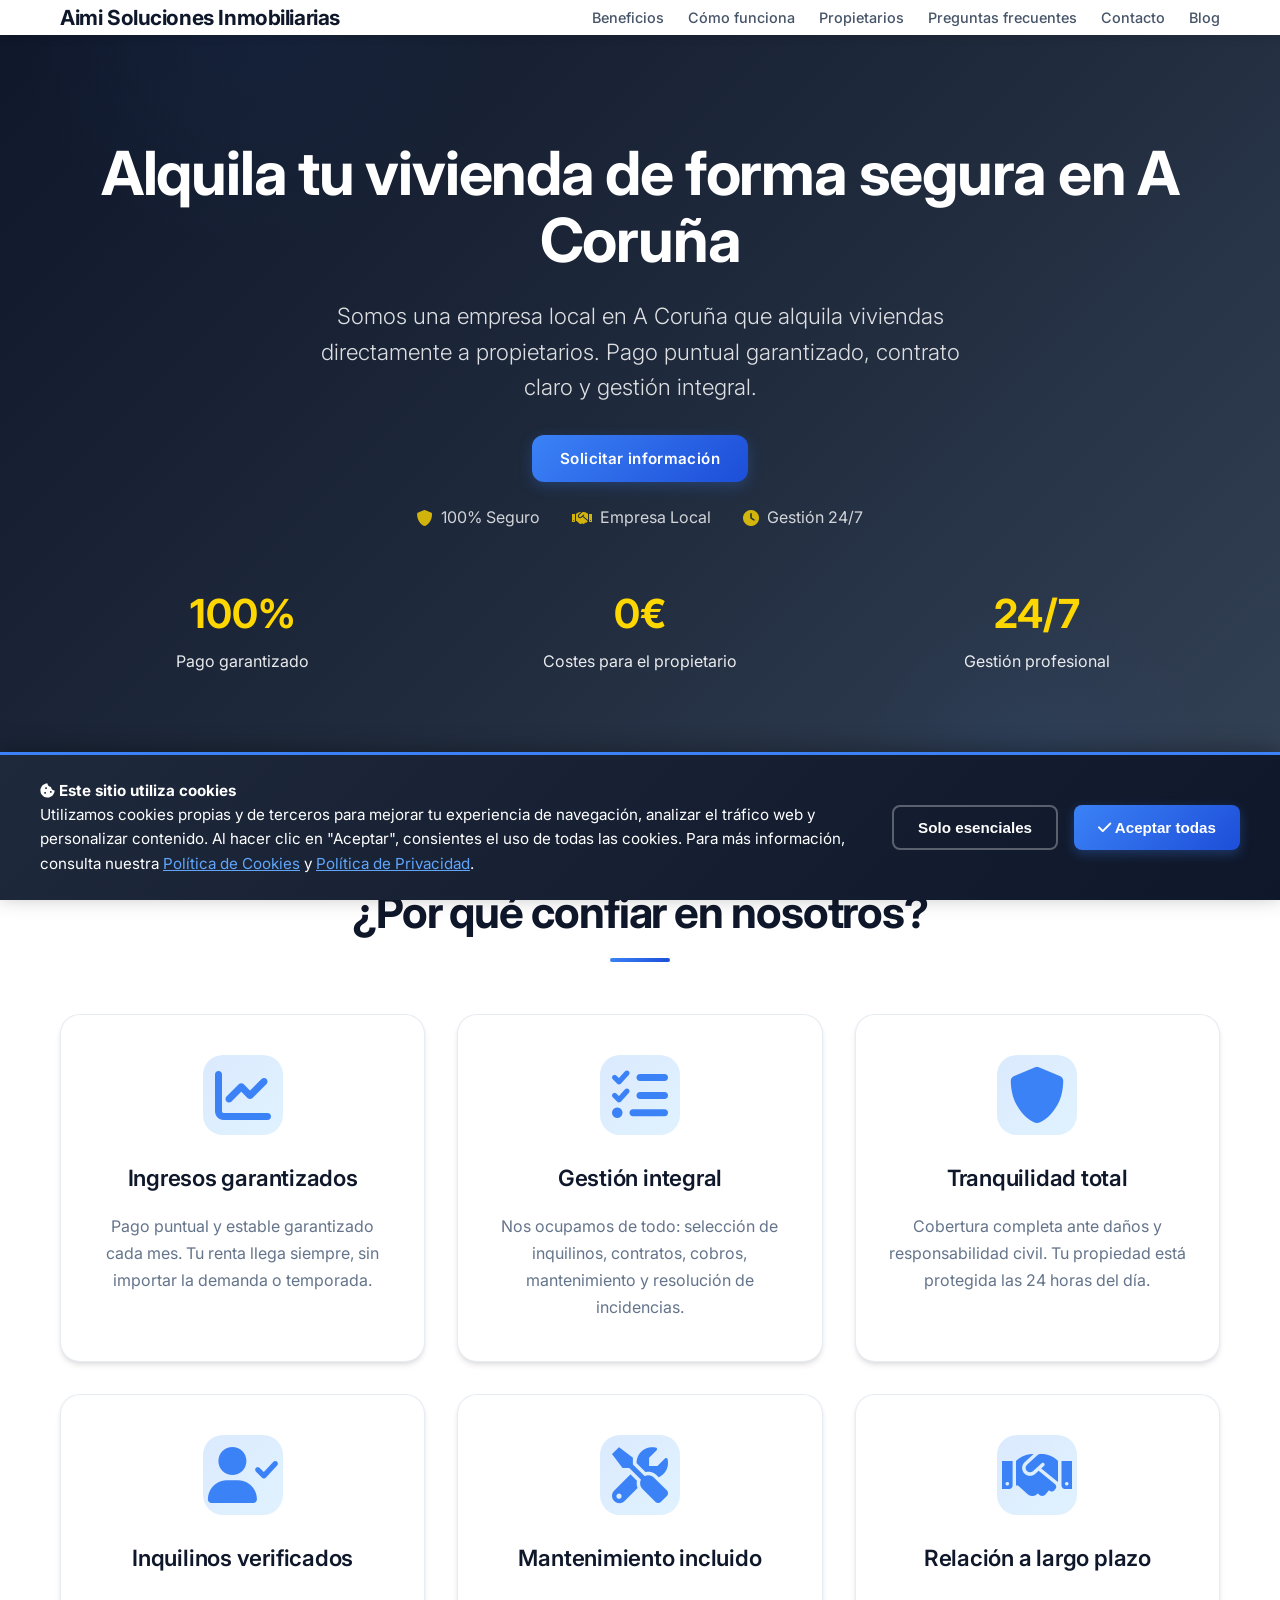
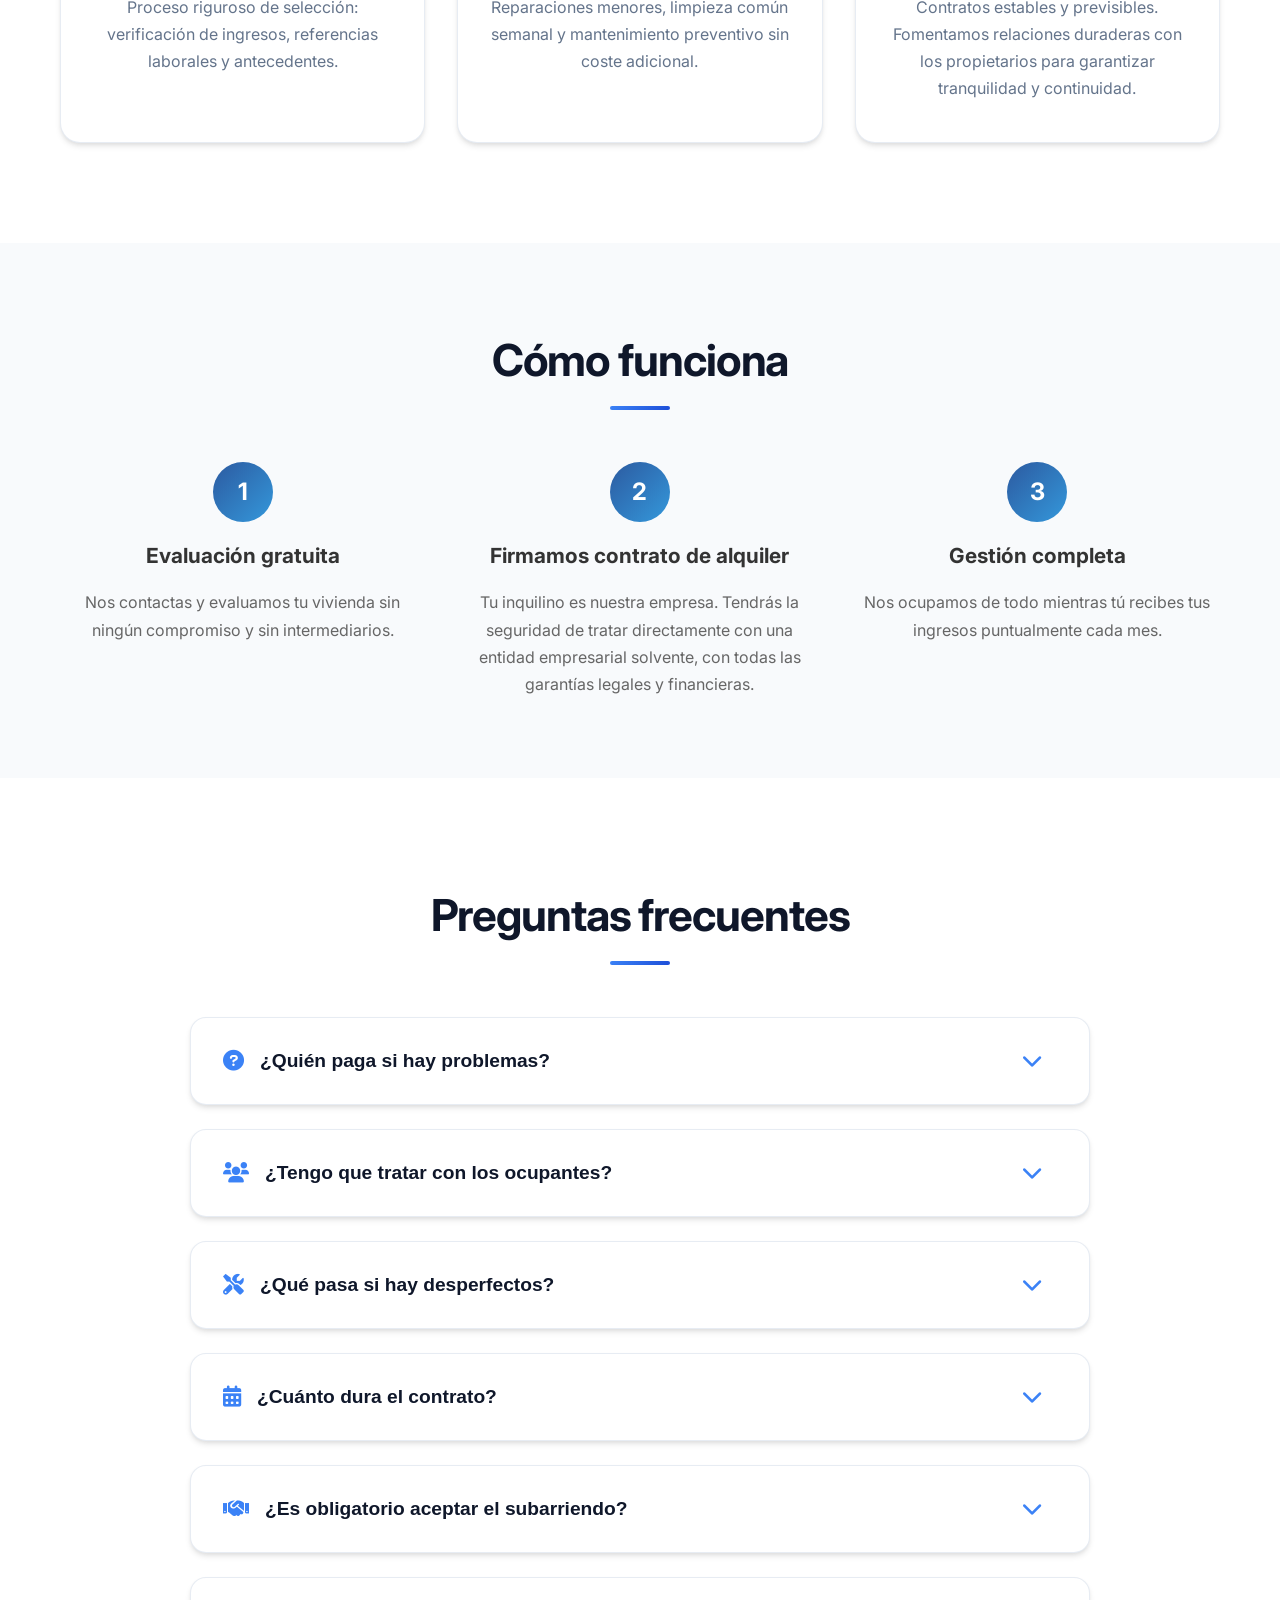
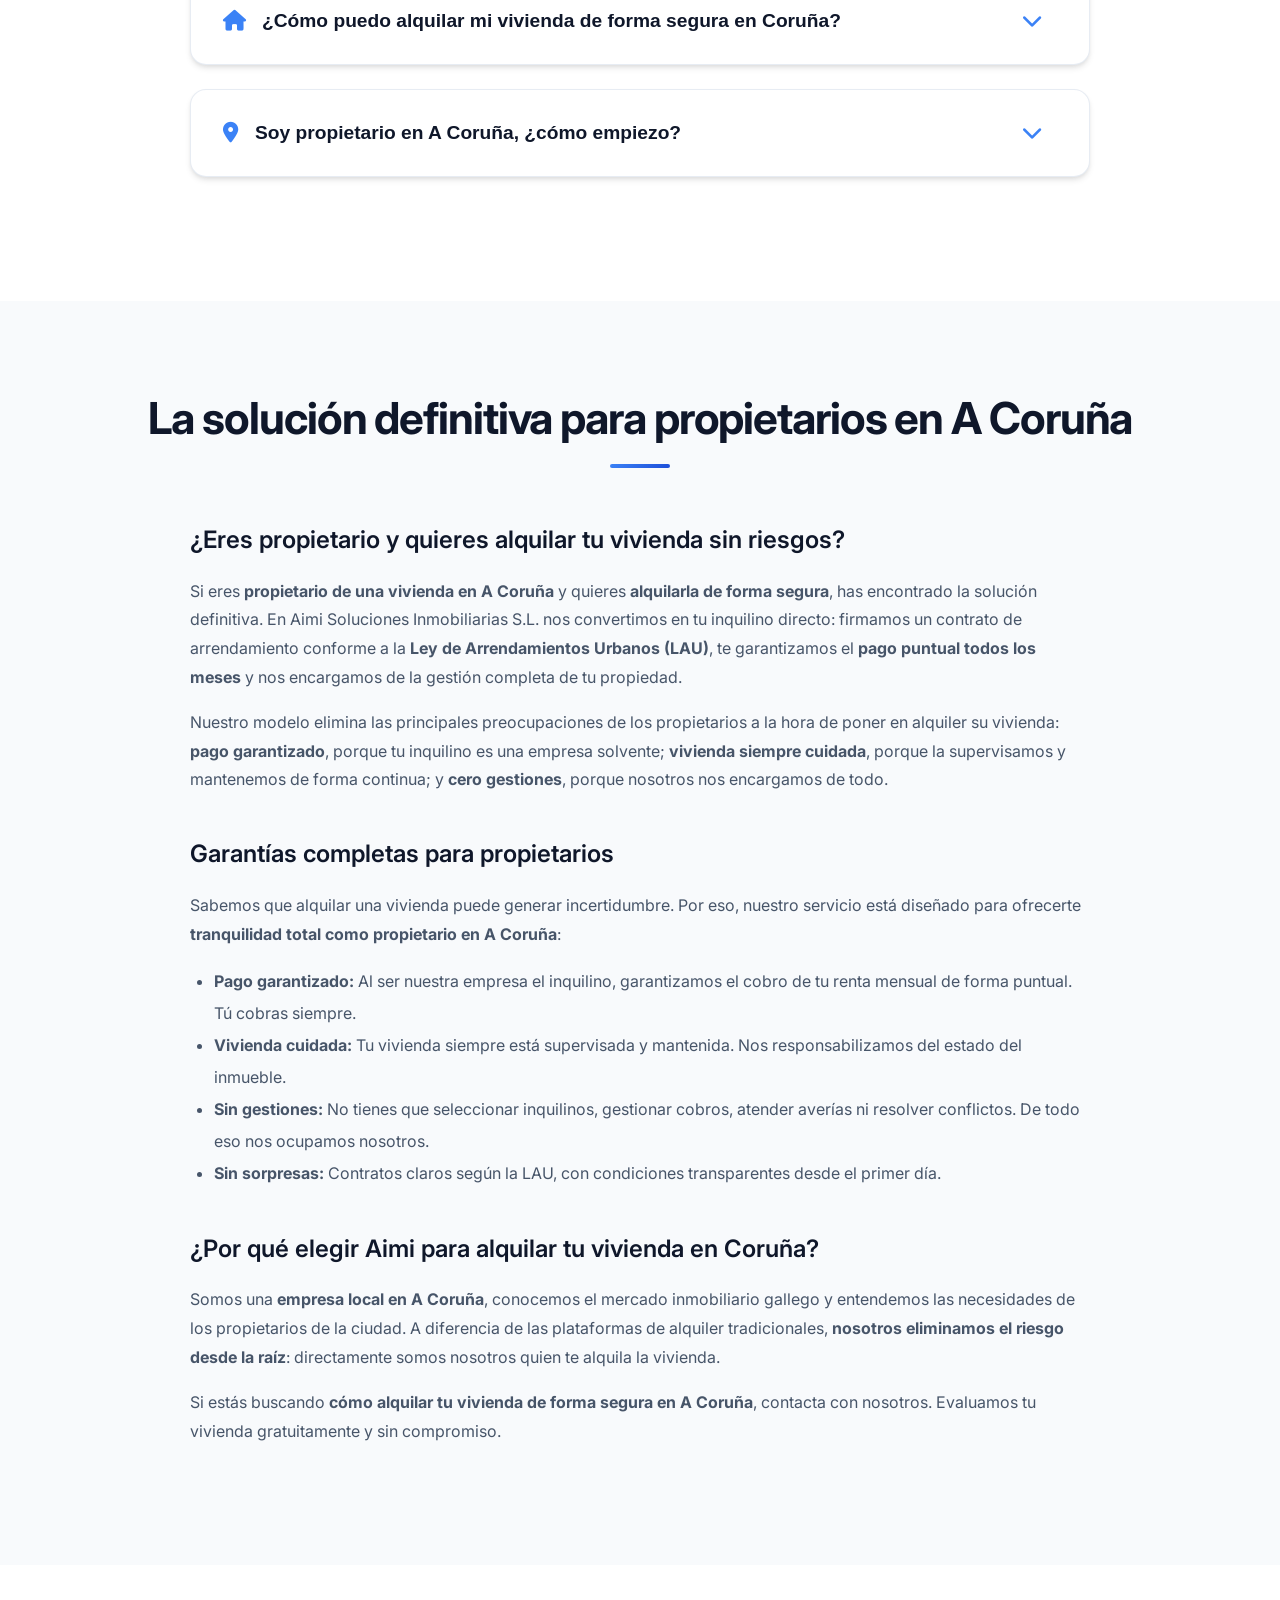
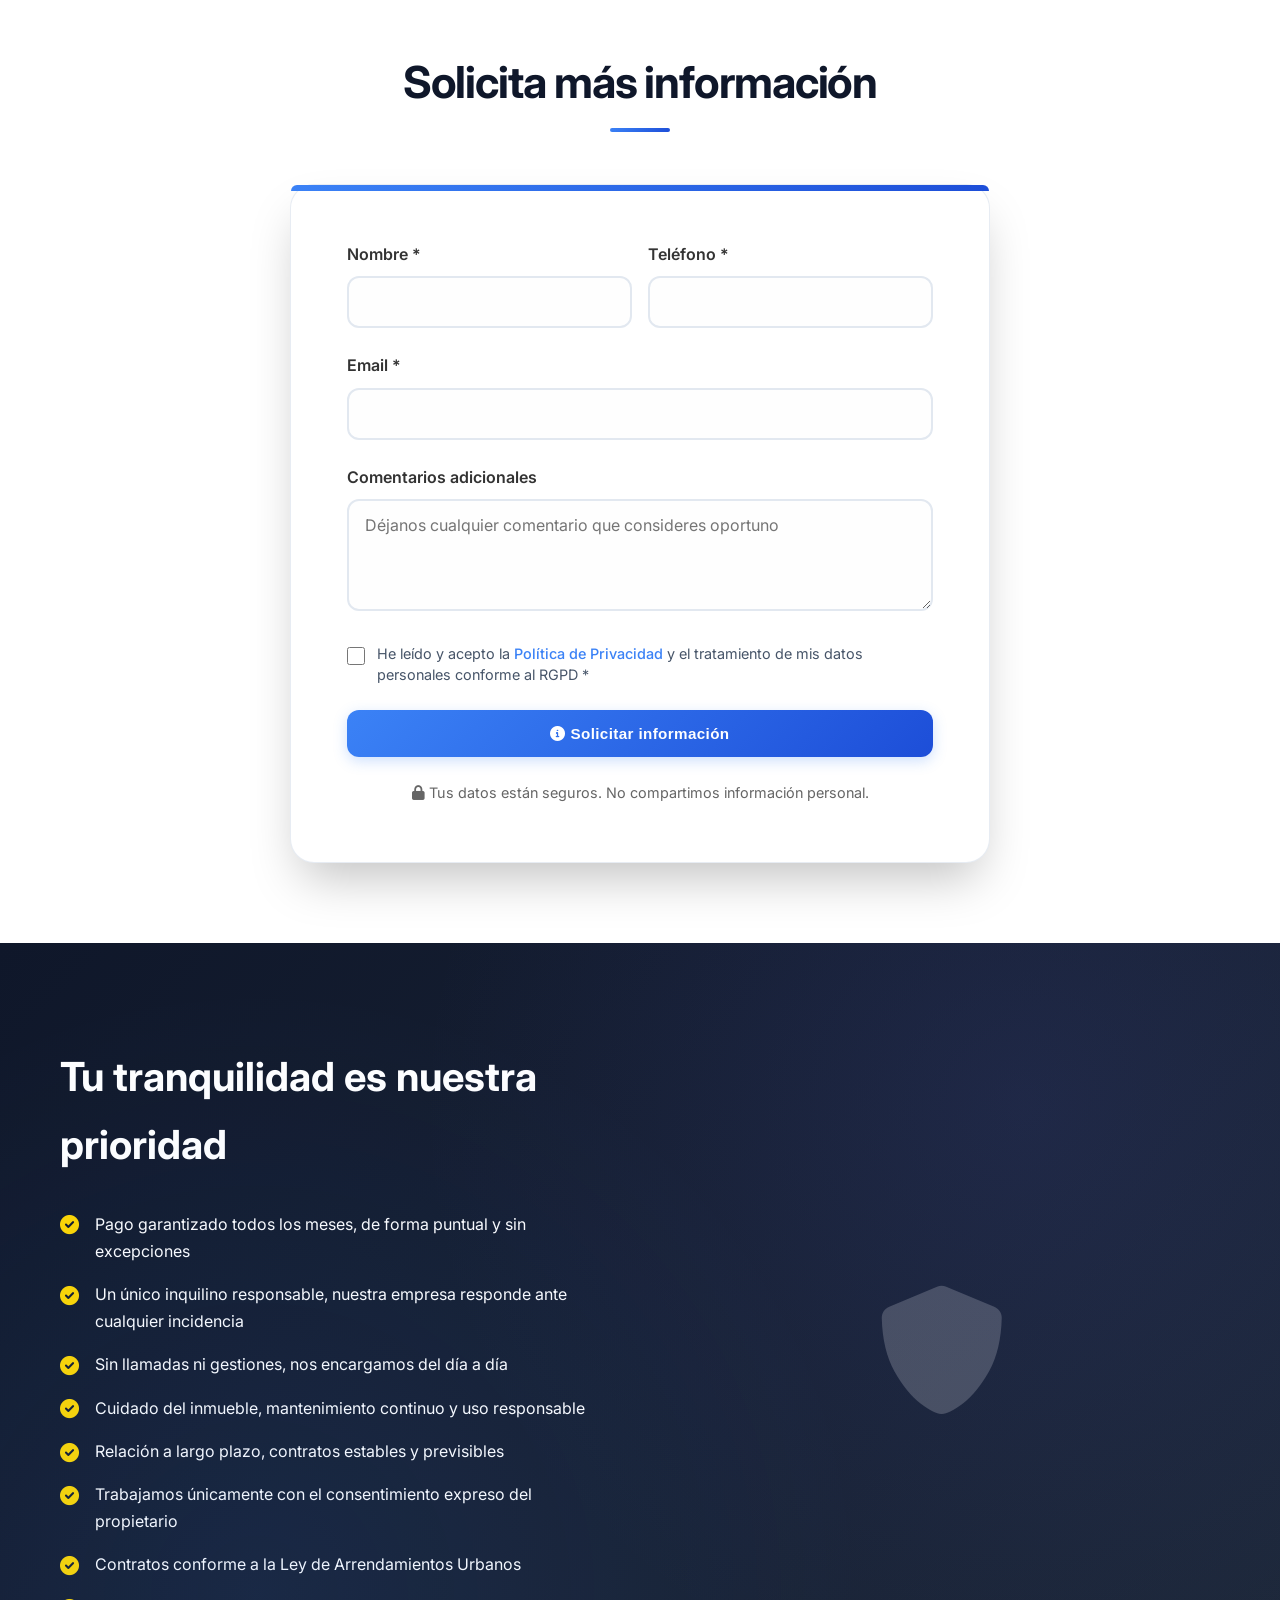
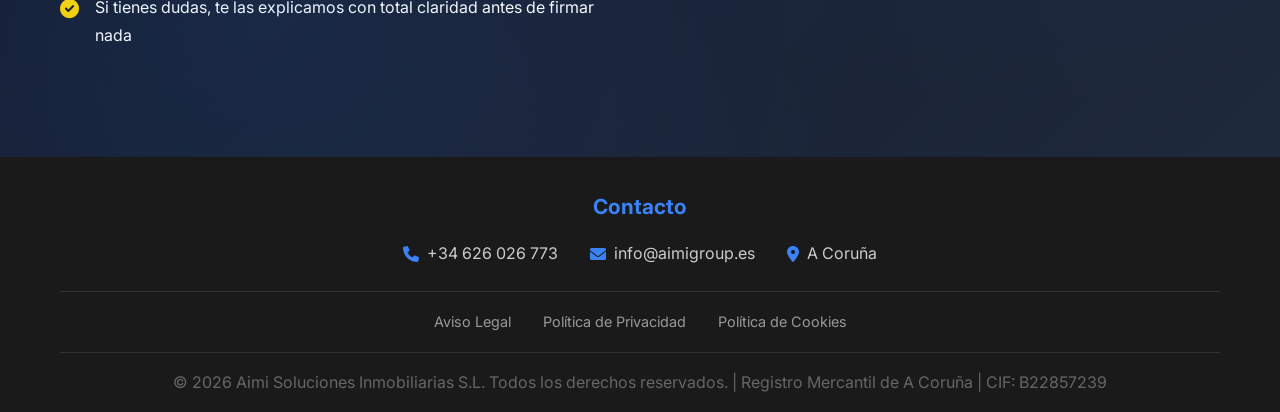
<file: index.html>
<!DOCTYPE html>
<html lang="es">
<head>
    <meta charset="UTF-8">
    <meta name="viewport" content="width=device-width, initial-scale=1.0">
    <title>Alquila tu vivienda de forma segura en A Coruña | Pago garantizado</title>
    
    <!-- SEO Meta Tags -->
    <meta name="description" content="¿Propietario en A Coruña? Alquila tu vivienda con pago garantizado todos los meses. Empresa inquilina, gestión integral y protección total de tu propiedad.">
    <meta name="keywords" content="alquilar vivienda Coruña forma segura, alquiler seguro Coruña, propietario alquilar vivienda segura Coruña, empresa inquilina, pago garantizado alquiler, gestión integral inmuebles, protección propietarios Coruña, alquiler garantizado A Coruña, arrendamiento empresarial seguro, alquilar piso seguro Galicia, renta segura Coruña, alquiler sin preocupaciones">
    <meta name="author" content="Aimi Soluciones Inmobiliarias S.L.">
    <meta name="robots" content="index, follow, max-snippet:-1, max-image-preview:large, max-video-preview:-1">
    <link rel="canonical" href="https://aimigroup.es/propietarios/">
    
    <!-- Alternate language -->
    <link rel="alternate" hreflang="es" href="https://aimigroup.es/propietarios/">
    <link rel="alternate" hreflang="x-default" href="https://aimigroup.es/propietarios/">
    
    <!-- Open Graph / Facebook -->
    <meta property="og:type" content="website">
    <meta property="og:url" content="https://aimigroup.es/propietarios/">
    <meta property="og:title" content="Alquila tu vivienda de forma segura en A Coruña | Pago garantizado">
    <meta property="og:description" content="¿Propietario en Coruña? Alquila tu vivienda de forma segura. Empresa inquilina con pago garantizado, gestión integral y protección total de tu propiedad.">
    <meta property="og:image" content="https://aimigroup.es/propietarios/images/og-image.jpg">
    <meta property="og:locale" content="es_ES">
    <meta property="og:site_name" content="Aimi Soluciones Inmobiliarias S.L.">
    
    <!-- Twitter Card -->
    <meta name="twitter:card" content="summary_large_image">
    <meta name="twitter:url" content="https://aimigroup.es/propietarios/">
    <meta name="twitter:title" content="Alquila tu vivienda de forma segura en A Coruña | Pago garantizado">
    <meta name="twitter:description" content="¿Propietario en Coruña? Alquila tu vivienda de forma segura. Empresa inquilina con pago garantizado, gestión integral y protección total de tu propiedad.">
    <meta name="twitter:image" content="https://aimigroup.es/propietarios/images/og-image.jpg">
    
    <!-- Additional SEO -->
    <meta name="geo.region" content="ES-C">
    <meta name="geo.placename" content="A Coruña">
    <meta name="geo.position" content="43.369578;-8.419007">
    
    <!-- Performance: Preconnect to external domains -->
    <link rel="preconnect" href="https://fonts.googleapis.com">
    <link rel="preconnect" href="https://fonts.gstatic.com" crossorigin>
    <link rel="preconnect" href="https://cdnjs.cloudflare.com">
    <link rel="dns-prefetch" href="https://www.googletagmanager.com">
    <link rel="dns-prefetch" href="https://www.google-analytics.com">
    
    <!-- Favicon -->
    <link rel="icon" type="image/x-icon" href="favicon.ico">
    <link rel="icon" type="image/svg+xml" href="favicon.svg">
    <link rel="icon" type="image/png" sizes="32x32" href="favicon-32x32.png">
    <link rel="icon" type="image/png" sizes="16x16" href="favicon-16x16.png">
    <link rel="apple-touch-icon" sizes="180x180" href="apple-touch-icon.png">
    <link rel="manifest" href="/propietarios/site.webmanifest">
    <meta name="theme-color" content="#3b82f6">
    
    <!-- Google Analytics 4 - Carga condicional tras consentimiento de cookies -->
    <script>
    window.dataLayer = window.dataLayer || [];
    function gtag(){dataLayer.push(arguments);}
    function loadGoogleAnalytics() {
        if (document.querySelector('script[src*="googletagmanager.com/gtag"]')) return;
        var s = document.createElement('script');
        s.async = true;
        s.src = 'https://www.googletagmanager.com/gtag/js?id=G-33F6MXYP00';
        document.head.appendChild(s);
        gtag('js', new Date());
        gtag('config', 'G-33F6MXYP00');
    }
    // Solo cargar GA si el usuario ya aceptó cookies previamente
    if (localStorage.getItem('cookieConsent') === 'accepted') {
        loadGoogleAnalytics();
    }
    </script>
    
    <!-- JSON-LD Structured Data -->
    <script type="application/ld+json">
    {
        "@context": "https://schema.org",
        "@graph": [
            {
                "@type": "RealEstateAgent",
                "@id": "https://aimigroup.es/propietarios/#organization",
                "name": "Aimi Soluciones Inmobiliarias S.L.",
                "legalName": "Aimi Soluciones Inmobiliarias S.L.",
                "description": "Empresa de gestión inmobiliaria especializada en alquiler de viviendas con pago garantizado y gestión integral para propietarios en A Coruña.",
                "url": "https://aimigroup.es/propietarios/",
                "logo": "https://aimigroup.es/propietarios/favicon.svg",
                "image": "https://aimigroup.es/propietarios/images/og-image.jpg",
                "address": {
                    "@type": "PostalAddress",
                    "addressLocality": "A Coruña",
                    "addressRegion": "Galicia",
                    "addressCountry": "ES"
                },
                "contactPoint": {
                    "@type": "ContactPoint",
                    "telephone": "+34-626026773",
                    "contactType": "customer service",
                    "areaServed": "ES",
                    "availableLanguage": ["Spanish"]
                },
                "sameAs": [],
                "priceRange": "€€"
            },
            {
                "@type": "WebPage",
                "@id": "https://aimigroup.es/propietarios/#webpage",
                "url": "https://aimigroup.es/propietarios/",
                "name": "Aimi Soluciones Inmobiliarias S.L. - Alquilamos tu vivienda de forma segura",
                "description": "Alquilamos tu vivienda directamente como empresa inquilina. Pago garantizado todos los meses, gestión integral sin preocupaciones.",
                "publisher": {
                    "@id": "https://aimigroup.es/propietarios/#organization"
                },
                "inLanguage": "es-ES"
            },
            {
                "@type": "Service",
                "@id": "https://aimigroup.es/propietarios/#service",
                "serviceType": "Gestión de Alquiler de Viviendas",
                "provider": {
                    "@id": "https://aimigroup.es/propietarios/#organization"
                },
                "areaServed": {
                    "@type": "City",
                    "name": "A Coruña"
                },
                "description": "Servicio de alquiler de viviendas con empresa inquilina, gestión integral, pago garantizado y mantenimiento incluido.",
                "offers": {
                    "@type": "Offer",
                    "availability": "https://schema.org/InStock",
                    "priceSpecification": {
                        "@type": "PriceSpecification",
                        "priceCurrency": "EUR"
                    }
                },
                "hasOfferCatalog": {
                    "@type": "OfferCatalog",
                    "name": "Servicios de Gestión Inmobiliaria",
                    "itemListElement": [
                        {
                            "@type": "Offer",
                            "itemOffered": {
                                "@type": "Service",
                                "name": "Pago Garantizado Mensual",
                                "description": "Garantizamos el pago mensual de forma puntual y segura"
                            }
                        },
                        {
                            "@type": "Offer",
                            "itemOffered": {
                                "@type": "Service",
                                "name": "Gestión Integral de Vivienda",
                                "description": "Nos ocupamos de selección de inquilinos, contratos, cobros y mantenimiento"
                            }
                        },
                        {
                            "@type": "Offer",
                            "itemOffered": {
                                "@type": "Service",
                                "name": "Mantenimiento Incluido",
                                "description": "Reparaciones menores y mantenimiento preventivo sin coste adicional"
                            }
                        }
                    ]
                }
            },
            {
                "@type": "FAQPage",
                "@id": "https://aimigroup.es/propietarios/#faq",
                "mainEntity": [
                    {
                        "@type": "Question",
                        "name": "¿Cómo puedo alquilar mi vivienda de forma segura en A Coruña?",
                        "acceptedAnswer": {
                            "@type": "Answer",
                            "text": "En Aimi Soluciones Inmobiliarias alquilamos tu vivienda directamente como empresa inquilina. Firmamos un contrato de arrendamiento conforme a la LAU, garantizamos el pago mensual y nos encargamos de toda la gestión. Es la forma más segura de alquilar tu vivienda en A Coruña sin riesgos."
                        }
                    },
                    {
                        "@type": "Question",
                        "name": "¿Cómo garantizáis el pago del alquiler todos los meses?",
                        "acceptedAnswer": {
                            "@type": "Answer",
                            "text": "Al alquilar tu vivienda a nuestra empresa, cuentas con un inquilino empresarial solvente. Garantizamos el pago de la renta todos los meses de forma puntual, sin excepciones."
                        }
                    },
                    {
                        "@type": "Question",
                        "name": "¿Quién paga si hay problemas?",
                        "acceptedAnswer": {
                            "@type": "Answer",
                            "text": "Nosotros. Usted cobra siempre lo acordado. Como empresa inquilina, asumimos la responsabilidad total de cualquier incidencia."
                        }
                    },
                    {
                        "@type": "Question",
                        "name": "¿Tengo que tratar con los ocupantes?",
                        "acceptedAnswer": {
                            "@type": "Answer",
                            "text": "No. Su relación es únicamente con nuestra empresa. Nosotros nos encargamos de la gestión completa."
                        }
                    },
                    {
                        "@type": "Question",
                        "name": "¿Qué pasa si hay desperfectos?",
                        "acceptedAnswer": {
                            "@type": "Answer",
                            "text": "Nos responsabilizamos del mantenimiento y devolvemos el piso en condiciones acordadas."
                        }
                    },
                    {
                        "@type": "Question",
                        "name": "¿Cuánto dura el contrato?",
                        "acceptedAnswer": {
                            "@type": "Answer",
                            "text": "Buscamos relaciones estables, normalmente a medio-largo plazo."
                        }
                    },
                    {
                        "@type": "Question",
                        "name": "¿Es obligatorio aceptar el subarriendo?",
                        "acceptedAnswer": {
                            "@type": "Answer",
                            "text": "Solo trabajamos con consentimiento claro y por escrito."
                        }
                    },
                    {
                        "@type": "Question",
                        "name": "¿Soy propietario en A Coruña y quiero alquilar mi vivienda de forma segura, cómo funciona?",
                        "acceptedAnswer": {
                            "@type": "Answer",
                            "text": "Es muy sencillo: nos contactas, evaluamos tu vivienda gratuitamente, firmamos un contrato de alquiler donde nuestra empresa es el inquilino, y tú recibes tu renta mensual garantizada. Sin intermediarios y sin gestiones."
                        }
                    }
                ]
            }
        ]
    }
    </script>
    
    <!-- Critical CSS inlined to avoid render-blocking -->
    <style>
        *{margin:0;padding:0;box-sizing:border-box}
        body{font-family:'Inter',-apple-system,BlinkMacSystemFont,'Segoe UI',Roboto,sans-serif;line-height:1.7;color:#1a1a1a;font-weight:400}
        .container{max-width:1200px;margin:0 auto;padding:0 20px}
        header{background:#fff;box-shadow:0 2px 10px rgba(0,0,0,.1);position:fixed;width:100%;top:0;z-index:1000}
        nav{display:flex;justify-content:space-between;align-items:center;padding:1rem 0}
        .logo{font-size:1.3rem;font-weight:700;color:#0f172a;letter-spacing:-.02em;white-space:nowrap}
        .logo i{color:#3b82f6;margin-right:.5rem}
        .nav-links{display:flex;list-style:none;gap:1.5rem;margin-left:2rem}
        .nav-links a{text-decoration:none;color:#475569;font-size:.9rem;white-space:nowrap;font-weight:500;transition:all .3s ease;position:relative}
        .nav-links a:hover{color:#3b82f6}
        .cta-button{background:linear-gradient(135deg,#3b82f6,#1d4ed8);color:#fff;padding:14px 28px;border:none;border-radius:12px;text-decoration:none;font-weight:600;font-size:.95rem;letter-spacing:.025em;transition:all .3s cubic-bezier(.4,0,.2,1);cursor:pointer;box-shadow:0 4px 14px 0 rgba(59,130,246,.25);position:relative;z-index:1}
        .hero{background:linear-gradient(135deg,#0f172a 0%,#1e293b 50%,#334155 100%);position:relative;color:#fff;padding:140px 0 100px;text-align:center;overflow:hidden}
        .hero::before{content:'';position:absolute;top:0;left:0;right:0;bottom:0;background:url('data:image/svg+xml,<svg xmlns="http://www.w3.org/2000/svg" viewBox="0 0 1000 1000"><defs><radialGradient id="a" cx=".5" cy=".5" r=".5"><stop offset="0%25" stop-color="%233b82f6" stop-opacity=".1"/><stop offset="100%25" stop-color="%233b82f6" stop-opacity="0"/></radialGradient></defs><circle cx="200" cy="200" r="200" fill="url(%23a)"/><circle cx="800" cy="800" r="150" fill="url(%23a)"/></svg>') no-repeat center;background-size:cover;opacity:.6;z-index:0}
        .hero h1{font-size:3.8rem;margin-bottom:1.5rem;font-weight:700;letter-spacing:-.02em;line-height:1.1;position:relative;z-index:1}
        .hero p{font-size:1.4rem;margin-bottom:2.5rem;opacity:.85;max-width:640px;margin-left:auto;margin-right:auto;font-weight:300;line-height:1.6;position:relative;z-index:1}
        .hero-stats{display:grid;grid-template-columns:repeat(auto-fit,minmax(200px,1fr));gap:2rem;margin-top:3rem;position:relative;z-index:1}
        .stat-number{font-size:2.5rem;font-weight:bold;display:block;color:#ffd700}
        .stat-label{font-size:1rem;opacity:.9}
        .hamburger{display:none;flex-direction:column;cursor:pointer;padding:.5rem;z-index:1001}
        .hamburger span{width:25px;height:3px;background-color:#0f172a;margin:3px 0;transition:.3s;border-radius:3px}
    </style>

    <!-- Non-critical CSS loaded asynchronously to avoid render-blocking -->
    <link rel="preload" href="https://cdnjs.cloudflare.com/ajax/libs/font-awesome/6.0.0/css/all.min.css" as="style" onload="this.onload=null;this.rel='stylesheet'">
    <link rel="preload" href="https://fonts.googleapis.com/css2?family=Inter:wght@300;400;500;600;700&display=swap" as="style" onload="this.onload=null;this.rel='stylesheet'">
    <link rel="preload" href="styles.css" as="style" onload="this.onload=null;this.rel='stylesheet'">
    <!-- Fallback for browsers with JS disabled -->
    <noscript>
        <link href="https://cdnjs.cloudflare.com/ajax/libs/font-awesome/6.0.0/css/all.min.css" rel="stylesheet">
        <link rel="stylesheet" href="https://fonts.googleapis.com/css2?family=Inter:wght@300;400;500;600;700&display=swap">
        <link rel="stylesheet" href="styles.css">
    </noscript>
</head>
<body>
    <!-- Header -->
    <header>
        <nav class="container">
            <div class="logo">
                Aimi Soluciones Inmobiliarias
            </div>
            <div class="hamburger">
                <span></span>
                <span></span>
                <span></span>
            </div>
            <ul class="nav-links">
                <li><a href="#beneficios">Beneficios</a></li>
                <li><a href="#como-funciona">Cómo funciona</a></li>
                <li><a href="#propietarios-coruna">Propietarios</a></li>
                <li><a href="#faq">Preguntas frecuentes</a></li>
                <li><a href="#contacto">Contacto</a></li>
                <li><a href="https://aimigroup.es/blog" target="_blank">Blog</a></li>
            </ul>
        </nav>
    </header>

    <!-- Hero Section -->
    <main>
    <section class="hero">
        <div class="container">
            <h1 class="fade-in-up">Alquila tu vivienda de forma segura en A Coruña</h1>
            <p class="fade-in-up">Somos una empresa local en A Coruña que alquila viviendas directamente a propietarios. Pago puntual garantizado, contrato claro y gestión integral.</p>
            <a href="#contacto" class="cta-button" onclick="trackEvent('CTA', 'click', 'Hero CTA - Solicitar información')">Solicitar información</a>
            
            <div class="trust-badges">
                <div class="trust-badge">
                    <i class="fas fa-shield-alt"></i>
                    <span>100% Seguro</span>
                </div>
                <div class="trust-badge">
                    <i class="fas fa-handshake"></i>
                    <span>Empresa Local</span>
                </div>
                <div class="trust-badge">
                    <i class="fas fa-clock"></i>
                    <span>Gestión 24/7</span>
                </div>
            </div>

            <div class="hero-stats">
                <div class="stat-item">
                    <span class="stat-number">100%</span>
                    <span class="stat-label">Pago garantizado</span>
                </div>
                <div class="stat-item">
                    <span class="stat-number">0€</span>
                    <span class="stat-label">Costes para el propietario</span>
                </div>
                <div class="stat-item">
                    <span class="stat-number">24/7</span>
                    <span class="stat-label">Gestión profesional</span>
                </div>
            </div>
        </div>
    </section>

    <!-- Benefits Section -->
    <section class="benefits" id="beneficios">
        <div class="container">
            <h2 class="section-title">¿Por qué confiar en nosotros?</h2>
            <div class="benefits-grid">
                <div class="benefit-card fade-in-up">
                    <i class="benefit-icon fas fa-chart-line"></i>
                    <h3>Ingresos garantizados</h3>
                    <p>Pago puntual y estable garantizado cada mes. Tu renta llega siempre, sin importar la demanda o temporada.</p>
                </div>
                <div class="benefit-card fade-in-up">
                    <i class="benefit-icon fas fa-tasks"></i>
                    <h3>Gestión integral</h3>
                    <p>Nos ocupamos de todo: selección de inquilinos, contratos, cobros, mantenimiento y resolución de incidencias.</p>
                </div>
                <div class="benefit-card fade-in-up">
                    <i class="benefit-icon fas fa-shield-alt"></i>
                    <h3>Tranquilidad total</h3>
                    <p>Cobertura completa ante daños y responsabilidad civil. Tu propiedad está protegida las 24 horas del día.</p>
                </div>
                <div class="benefit-card fade-in-up">
                    <i class="benefit-icon fas fa-user-check"></i>
                    <h3>Inquilinos verificados</h3>
                    <p>Proceso riguroso de selección: verificación de ingresos, referencias laborales y antecedentes.</p>
                </div>
                <div class="benefit-card fade-in-up">
                    <i class="benefit-icon fas fa-tools"></i>
                    <h3>Mantenimiento incluido</h3>
                    <p>Reparaciones menores, limpieza común semanal y mantenimiento preventivo sin coste adicional.</p>
                </div>
                <div class="benefit-card fade-in-up">
                    <i class="benefit-icon fas fa-handshake"></i>
                    <h3>Relación a largo plazo</h3>
                    <p>Contratos estables y previsibles. Fomentamos relaciones duraderas con los propietarios para garantizar tranquilidad y continuidad.</p>
                </div>
            </div>
        </div>
    </section>

    <!-- How it works -->
    <section class="how-it-works" id="como-funciona">
        <div class="container">
            <h2 class="section-title">Cómo funciona</h2>
            <div class="steps">
                <div class="step fade-in-up">
                    <div class="step-number">1</div>
                    <h3>Evaluación gratuita</h3>
                    <p>Nos contactas y evaluamos tu vivienda sin ningún compromiso y sin intermediarios.</p>
                </div>
                <div class="step fade-in-up">
                    <div class="step-number">2</div>
                    <h3>Firmamos contrato de alquiler</h3>
                    <p>Tu inquilino es nuestra empresa. Tendrás la seguridad de tratar directamente con una entidad empresarial solvente, con todas las garantías legales y financieras.</p>
                </div>                
                <div class="step fade-in-up">
                    <div class="step-number">3</div>
                    <h3>Gestión completa</h3>
                    <p>Nos ocupamos de todo mientras tú recibes tus ingresos puntualmente cada mes.</p>
                </div>
            </div>
        </div>
    </section>

    <!-- FAQ Section -->
    <section class="faq" id="faq">
        <div class="container">
            <h2 class="section-title">Preguntas frecuentes</h2>
            <div class="faq-container">
                <div class="faq-item">
                    <button class="faq-question" aria-expanded="false" aria-controls="faq-answer-1">
                        <span class="faq-question-content">
                            <i class="fas fa-question-circle" aria-hidden="true"></i>
                            ¿Quién paga si hay problemas?
                        </span>
                        <i class="fas fa-chevron-down faq-toggle" aria-hidden="true"></i>
                    </button>
                    <div class="faq-answer" id="faq-answer-1">
                        Nosotros. Usted cobra siempre lo acordado.
                    </div>
                </div>
                
                <div class="faq-item">
                    <button class="faq-question" aria-expanded="false" aria-controls="faq-answer-2">
                        <span class="faq-question-content">
                            <i class="fas fa-users" aria-hidden="true"></i>
                            ¿Tengo que tratar con los ocupantes?
                        </span>
                        <i class="fas fa-chevron-down faq-toggle" aria-hidden="true"></i>
                    </button>
                    <div class="faq-answer" id="faq-answer-2">
                        No. Su relación es únicamente con nuestra empresa.
                    </div>
                </div>
                
                <div class="faq-item">
                    <button class="faq-question" aria-expanded="false" aria-controls="faq-answer-3">
                        <span class="faq-question-content">
                            <i class="fas fa-tools" aria-hidden="true"></i>
                            ¿Qué pasa si hay desperfectos?
                        </span>
                        <i class="fas fa-chevron-down faq-toggle" aria-hidden="true"></i>
                    </button>
                    <div class="faq-answer" id="faq-answer-3">
                        Nos responsabilizamos del mantenimiento y devolvemos el piso en condiciones acordadas.
                    </div>
                </div>
                
                <div class="faq-item">
                    <button class="faq-question" aria-expanded="false" aria-controls="faq-answer-4">
                        <span class="faq-question-content">
                            <i class="fas fa-calendar-alt" aria-hidden="true"></i>
                            ¿Cuánto dura el contrato?
                        </span>
                        <i class="fas fa-chevron-down faq-toggle" aria-hidden="true"></i>
                    </button>
                    <div class="faq-answer" id="faq-answer-4">
                        Buscamos relaciones estables, normalmente a medio-largo plazo.
                    </div>
                </div>
                
                <div class="faq-item">
                    <button class="faq-question" aria-expanded="false" aria-controls="faq-answer-5">
                        <span class="faq-question-content">
                            <i class="fas fa-handshake" aria-hidden="true"></i>
                            ¿Es obligatorio aceptar el subarriendo?
                        </span>
                        <i class="fas fa-chevron-down faq-toggle" aria-hidden="true"></i>
                    </button>
                    <div class="faq-answer" id="faq-answer-5">
                        Solo trabajamos con consentimiento claro y por escrito.
                    </div>
                </div>

                <div class="faq-item">
                    <button class="faq-question" aria-expanded="false" aria-controls="faq-answer-6">
                        <span class="faq-question-content">
                            <i class="fas fa-home" aria-hidden="true"></i>
                            ¿Cómo puedo alquilar mi vivienda de forma segura en Coruña?
                        </span>
                        <i class="fas fa-chevron-down faq-toggle" aria-hidden="true"></i>
                    </button>
                    <div class="faq-answer" id="faq-answer-6">
                        Con nuestro modelo, alquilar tu vivienda en A Coruña es completamente seguro. Nuestra empresa firma el contrato de arrendamiento como inquilina directa, lo que te garantiza un pago mensual puntual y una gestión profesional completa. Nos adaptamos a la legislación vigente (LAU) y nos encargamos de toda la gestión.
                    </div>
                </div>

                <div class="faq-item">
                    <button class="faq-question" aria-expanded="false" aria-controls="faq-answer-7">
                        <span class="faq-question-content">
                            <i class="fas fa-map-marker-alt" aria-hidden="true"></i>
                            Soy propietario en A Coruña, ¿cómo empiezo?
                        </span>
                        <i class="fas fa-chevron-down faq-toggle" aria-hidden="true"></i>
                    </button>
                    <div class="faq-answer" id="faq-answer-7">
                        Es muy sencillo: contacta con nosotros por teléfono, WhatsApp o el formulario de esta web. Evaluamos tu vivienda gratuitamente y sin compromiso, te presentamos una propuesta económica clara y, si te convence, firmamos el contrato de alquiler. En pocos días empiezas a recibir tu renta garantizada.
                    </div>
                </div>
            </div>
        </div>
    </section>

    <!-- SEO Content Section: Propietarios en A Coruña -->
    <section class="seo-content" id="propietarios-coruna">
        <div class="container">
            <h2 class="section-title">La solución definitiva para propietarios en A Coruña</h2>
            <div class="seo-content-inner">
                <article class="seo-article">
                    <h3 class="seo-article-title">¿Eres propietario y quieres alquilar tu vivienda sin riesgos?</h3>
                    <p class="seo-article-text">
                        Si eres <strong>propietario de una vivienda en A Coruña</strong> y quieres <strong>alquilarla de forma segura</strong>, has encontrado la solución definitiva. En Aimi Soluciones Inmobiliarias S.L. nos convertimos en tu inquilino directo: firmamos un contrato de arrendamiento conforme a la <strong>Ley de Arrendamientos Urbanos (LAU)</strong>, te garantizamos el <strong>pago puntual todos los meses</strong> y nos encargamos de la gestión completa de tu propiedad.
                    </p>
                    <p class="seo-article-text">
                        Nuestro modelo elimina las principales preocupaciones de los propietarios a la hora de poner en alquiler su vivienda: <strong>pago garantizado</strong>, porque tu inquilino es una empresa solvente; <strong>vivienda siempre cuidada</strong>, porque la supervisamos y mantenemos de forma continua; y <strong>cero gestiones</strong>, porque nosotros nos encargamos de todo.
                    </p>
                </article>

                <article class="seo-article">
                    <h3 class="seo-article-title">Garantías completas para propietarios</h3>
                    <p class="seo-article-text">
                        Sabemos que alquilar una vivienda puede generar incertidumbre. Por eso, nuestro servicio está diseñado para ofrecerte <strong>tranquilidad total como propietario en A Coruña</strong>:
                    </p>
                    <ul class="seo-article-list">
                        <li><strong>Pago garantizado:</strong> Al ser nuestra empresa el inquilino, garantizamos el cobro de tu renta mensual de forma puntual. Tú cobras siempre.</li>
                        <li><strong>Vivienda cuidada:</strong> Tu vivienda siempre está supervisada y mantenida. Nos responsabilizamos del estado del inmueble.</li>
                        <li><strong>Sin gestiones:</strong> No tienes que seleccionar inquilinos, gestionar cobros, atender averías ni resolver conflictos. De todo eso nos ocupamos nosotros.</li>
                        <li><strong>Sin sorpresas:</strong> Contratos claros según la LAU, con condiciones transparentes desde el primer día.</li>
                    </ul>
                </article>

                <article class="seo-article">
                    <h3 class="seo-article-title">¿Por qué elegir Aimi para alquilar tu vivienda en Coruña?</h3>
                    <p class="seo-article-text">
                        Somos una <strong>empresa local en A Coruña</strong>, conocemos el mercado inmobiliario gallego y entendemos las necesidades de los propietarios de la ciudad. A diferencia de las plataformas de alquiler tradicionales, <strong>nosotros eliminamos el riesgo desde la raíz</strong>: directamente somos nosotros quien te alquila la vivienda.
                    </p>
                    <p class="seo-article-text">
                        Si estás buscando <strong>cómo alquilar tu vivienda de forma segura en A Coruña</strong>, contacta con nosotros. Evaluamos tu vivienda gratuitamente y sin compromiso.
                    </p>
                </article>
            </div>
        </div>
    </section>

    <!-- Contact Section -->
    <section class="contact" id="contacto">
        <div class="container">
            <h2 class="section-title">Solicita más información</h2>
            <form class="contact-form" action="https://formsubmit.co/info@aimigroup.es" method="POST">
                <div class="form-row">
                    <div class="form-group">
                        <label for="nombre">Nombre *</label>
                        <input type="text" id="nombre" name="nombre" required>
                    </div>
                    <div class="form-group">
                        <label for="telefono">Teléfono *</label>
                        <input type="tel" id="telefono" name="telefono" required>
                    </div>
                </div>
                <div class="form-group">
                    <label for="email">Email *</label>
                    <input type="email" id="email" name="email" required>
                </div>
                <!-- Formsubmit configuration -->
                <input type="hidden" name="_subject" value="Nueva solicitud de información">
                <input type="hidden" name="_captcha" value="false">
                <input type="hidden" name="_template" value="table">
                <!-- Honeypot anti-spam -->
                <input type="text" name="_honey" style="display:none" tabindex="-1" autocomplete="off">
                <div class="form-group">
                    <label for="mensaje">Comentarios adicionales</label>
                    <textarea id="mensaje" name="mensaje" rows="4" placeholder="Déjanos cualquier comentario que consideres oportuno"></textarea>
                </div>
                <div class="privacy-checkbox" style="margin-bottom: 1.5rem;">
                    <input type="checkbox" id="privacy" name="privacy" required>
                    <label for="privacy">
                        He leído y acepto la <a href="privacidad.html" target="_blank">Política de Privacidad</a> y el tratamiento de mis datos personales conforme al RGPD *
                    </label>
                </div>
                <div class="form-group">
                    <button type="submit" class="cta-button" style="width: 100%; padding: 15px;">
                        <i class="fas fa-info-circle"></i> Solicitar información
                    </button>
                </div>
                <p style="font-size: 0.9rem; color: #666; text-align: center; margin-top: 1rem;">
                    <i class="fas fa-lock"></i> Tus datos están seguros. No compartimos información personal.
                </p>
            </form>
        </div>
    </section>

    <!-- Security Section -->
    <section class="security" id="seguridad">
        <div class="container">
            <div class="security-content">
                <div class="security-text">
                    <h2>Tu tranquilidad es nuestra prioridad</h2>
                    <ul class="security-features">
                        <li>
                            <i class="fas fa-check-circle"></i>
                            Pago garantizado todos los meses, de forma puntual y sin excepciones
                        </li>
                        <li>
                            <i class="fas fa-check-circle"></i>
                            Un único inquilino responsable, nuestra empresa responde ante cualquier incidencia
                        </li>
                        <li>
                            <i class="fas fa-check-circle"></i>
                            Sin llamadas ni gestiones, nos encargamos del día a día
                        </li>
                        <li>
                            <i class="fas fa-check-circle"></i>
                            Cuidado del inmueble, mantenimiento continuo y uso responsable
                        </li>
                        <li>
                            <i class="fas fa-check-circle"></i>
                            Relación a largo plazo, contratos estables y previsibles
                        </li>   
                        <li>
                            <i class="fas fa-check-circle"></i>
                            Trabajamos únicamente con el consentimiento expreso del propietario
                        </li>  
                        <li>
                            <i class="fas fa-check-circle"></i>
                            Contratos conforme a la Ley de Arrendamientos Urbanos
                        </li>      
                        <li>
                            <i class="fas fa-check-circle"></i>
                            Si tienes dudas, te las explicamos con total claridad antes de firmar nada
                        </li>                 
                    </ul>
                </div>
                <div class="security-image">
                    <i class="fas fa-shield-alt"></i>
                </div>
            </div>
        </div>
    </section>
    </main>

    <!-- Footer -->
    <footer>
        <div class="container">
            <div class="footer-content">
                <div class="footer-section">
                    <h3>Contacto</h3>
                    <ul>
                        <li><i class="fas fa-phone"></i> <a href="tel:+34626026773" style="color: #ccc; text-decoration: none;" onclick="trackGA4Event('click_phone', {method: 'footer'})">+34 626 026 773</a></li>
                        <li><i class="fas fa-envelope"></i> info@aimigroup.es</li>
                        <li><i class="fas fa-map-marker-alt"></i> A Coruña</li>
                    </ul>
                </div>
            </div>
            <div class="footer-legal">
                <ul>
                    <li><a href="aviso-legal.html">Aviso Legal</a></li>
                    <li><a href="privacidad.html">Política de Privacidad</a></li>
                    <li><a href="cookies.html">Política de Cookies</a></li>
                </ul>
            </div>
            <div class="footer-bottom">
                <p>&copy; 2026 Aimi Soluciones Inmobiliarias S.L. Todos los derechos reservados. | Registro Mercantil de A Coruña | CIF: B22857239</p>
            </div>
        </div>
    </footer>

    <!-- Cookie Banner -->
    <div class="cookie-banner" id="cookieBanner">
        <div class="cookie-content">
            <div class="cookie-text">
                <p>
                    <strong><i class="fas fa-cookie-bite"></i> Este sitio utiliza cookies</strong><br>
                    Utilizamos cookies propias y de terceros para mejorar tu experiencia de navegación, analizar el tráfico web y personalizar contenido. 
                    Al hacer clic en "Aceptar", consientes el uso de todas las cookies. Para más información, consulta nuestra 
                    <a href="cookies.html" target="_blank">Política de Cookies</a> y <a href="privacidad.html" target="_blank">Política de Privacidad</a>.
                </p>
            </div>
            <div class="cookie-buttons">
                <button class="cookie-btn cookie-btn-reject" onclick="rejectCookies()">Solo esenciales</button>
                <button class="cookie-btn cookie-btn-accept" onclick="acceptCookies()"><i class="fas fa-check"></i> Aceptar todas</button>
            </div>
        </div>
    </div>

    <!-- Success Modal -->
    <div class="modal-overlay" id="successModal">
        <div class="modal-content">
            <div class="modal-icon">
                <i class="fas fa-check"></i>
            </div>
            <h3 class="modal-title">¡Mensaje enviado!</h3>
            <p class="modal-message">Gracias por tu interés. Hemos recibido tu solicitud correctamente. Nos pondremos en contacto contigo en las próximas 24 horas para proporcionarte toda la información que necesites.</p>
            <button class="modal-button" onclick="closeModal()">Entendido</button>
        </div>
    </div>

    <!-- WhatsApp Floating Button -->
    <a href="https://wa.me/34626026773?text=Hola,%20estoy%20interesad@%20en%20alquilar%20mi%20vivienda%20con%20vosotros.%20¿Podemos%20hablar?" 
       class="whatsapp-float" 
       target="_blank" 
       rel="noopener noreferrer"
       aria-label="Contactar por WhatsApp"
       onclick="trackGA4Event('click_whatsapp', {method: 'whatsapp_float'})">
        <i class="fab fa-whatsapp"></i>
    </a>

    <script>
        // Google Analytics 4 - Event tracking
        function trackGA4Event(eventName, params) {
            if (typeof gtag !== 'undefined') {
                gtag('event', eventName, params || {});
            }
        }

        // Legacy wrapper
        function trackEvent(category, action, label) {
            trackGA4Event(action, {
                'event_category': category,
                'event_label': label
            });
        }

        // Cookie Banner Management
        function showCookieBanner() {
            const cookieConsent = localStorage.getItem('cookieConsent');
            if (!cookieConsent) {
                document.getElementById('cookieBanner').classList.add('show');
            }
        }

        function acceptCookies() {
            localStorage.setItem('cookieConsent', 'accepted');
            localStorage.setItem('cookieConsentDate', new Date().toISOString());
            document.getElementById('cookieBanner').classList.remove('show');
            
            // Cargar Google Analytics tras consentimiento
            loadGoogleAnalytics();
        }

        function rejectCookies() {
            localStorage.setItem('cookieConsent', 'rejected');
            localStorage.setItem('cookieConsentDate', new Date().toISOString());
            document.getElementById('cookieBanner').classList.remove('show');
            
            // GA no se carga si el usuario rechaza, no hay nada que desactivar
        }

        // Mostrar banner al cargar la página (con delay para mejor UX)
        setTimeout(showCookieBanner, 1000);

        // Hamburger menu toggle
        const hamburger = document.querySelector('.hamburger');
        const navLinks = document.querySelector('.nav-links');

        hamburger.addEventListener('click', () => {
            hamburger.classList.toggle('active');
            navLinks.classList.toggle('active');
        });

        // Close menu when clicking on a link
        document.querySelectorAll('.nav-links a').forEach(link => {
            link.addEventListener('click', () => {
                hamburger.classList.remove('active');
                navLinks.classList.remove('active');
            });
        });

        // Smooth scrolling for navigation links
        document.querySelectorAll('a[href^="#"]').forEach(anchor => {
            anchor.addEventListener('click', function (e) {
                e.preventDefault();
                const target = document.querySelector(this.getAttribute('href'));
                if (target) {
                    const headerHeight = document.querySelector('header').offsetHeight;
                    const targetPosition = target.getBoundingClientRect().top + window.pageYOffset - headerHeight - 20;
                    window.scrollTo({
                        top: targetPosition,
                        behavior: 'smooth'
                    });
                }
            });
        });

        // Form submission
        document.querySelector('.contact-form').addEventListener('submit', async function(e) {
            e.preventDefault();
            
            // Basic validation
            const requiredFields = this.querySelectorAll('[required]');
            let allValid = true;
            
            requiredFields.forEach(field => {
                if (!field.value.trim()) {
                    field.style.borderColor = '#e74c3c';
                    allValid = false;
                } else {
                    field.style.borderColor = '#e2e8f0';
                }
            });
            
            if (!allValid) {
                alert('Por favor, completa todos los campos obligatorios.');
                trackEvent('Form', 'validation_error', 'Campos incompletos');
                return;
            }

            // Track inicio de envío
            trackGA4Event('generate_lead', {
                event_category: 'contact_form',
                method: 'formulario_web'
            });

            // Enviar el formulario mediante AJAX
            const formData = new FormData(this);
            const button = this.querySelector('button[type="submit"]');
            const originalButtonText = button.innerHTML;
            
            try {
                button.disabled = true;
                button.innerHTML = '<i class="fas fa-spinner fa-spin"></i> Enviando...';
                
                const response = await fetch(this.action, {
                    method: 'POST',
                    body: formData,
                    mode: 'cors'
                });
                
                // Formsubmit siempre redirige, así que si llegamos aquí consideramos éxito
                showSuccessModal();
                this.reset();
                button.disabled = false;
                button.innerHTML = originalButtonText;
            } catch (error) {
                // Aunque haya un "error" por la redirección, el correo se envía correctamente
                showSuccessModal();
                this.reset();
                button.disabled = false;
                button.innerHTML = originalButtonText;
            }
        });

        // Modal functions
        function showSuccessModal() {
            document.getElementById('successModal').classList.add('active');
        }

        function closeModal() {
            document.getElementById('successModal').classList.remove('active');
        }

        // Close modal when clicking outside
        document.getElementById('successModal').addEventListener('click', function(e) {
            if (e.target === this) {
                closeModal();
            }
        });

        // Add animation class when elements come into view
        const observerOptions = {
            threshold: 0.1,
            rootMargin: '0px 0px -50px 0px'
        };

        const observer = new IntersectionObserver((entries) => {
            entries.forEach(entry => {
                if (entry.isIntersecting) {
                    entry.target.classList.add('fade-in-up');
                }
            });
        }, observerOptions);

        // Observe all benefit cards and steps
        document.querySelectorAll('.benefit-card, .step').forEach(el => {
            observer.observe(el);
        });

        // FAQ Accordion functionality
        document.querySelectorAll('.faq-question').forEach(button => {
            button.addEventListener('click', () => {
                const faqItem = button.parentElement;
                const isActive = faqItem.classList.contains('active');
                
                // Close all other FAQ items
                document.querySelectorAll('.faq-item').forEach(item => {
                    if (item !== faqItem) {
                        item.classList.remove('active');
                        const btn = item.querySelector('.faq-question');
                        btn.setAttribute('aria-expanded', 'false');
                    }
                });
                
                // Toggle current FAQ item
                faqItem.classList.toggle('active');
                button.setAttribute('aria-expanded', !isActive);
                
                // Track FAQ interaction
                if (typeof trackEvent === 'function') {
                    const questionText = button.querySelector('.faq-question-content').textContent.trim();
                    trackEvent('FAQ', 'toggle', questionText);
                }
            });
        });
    </script>
</body>
</html>
</file>
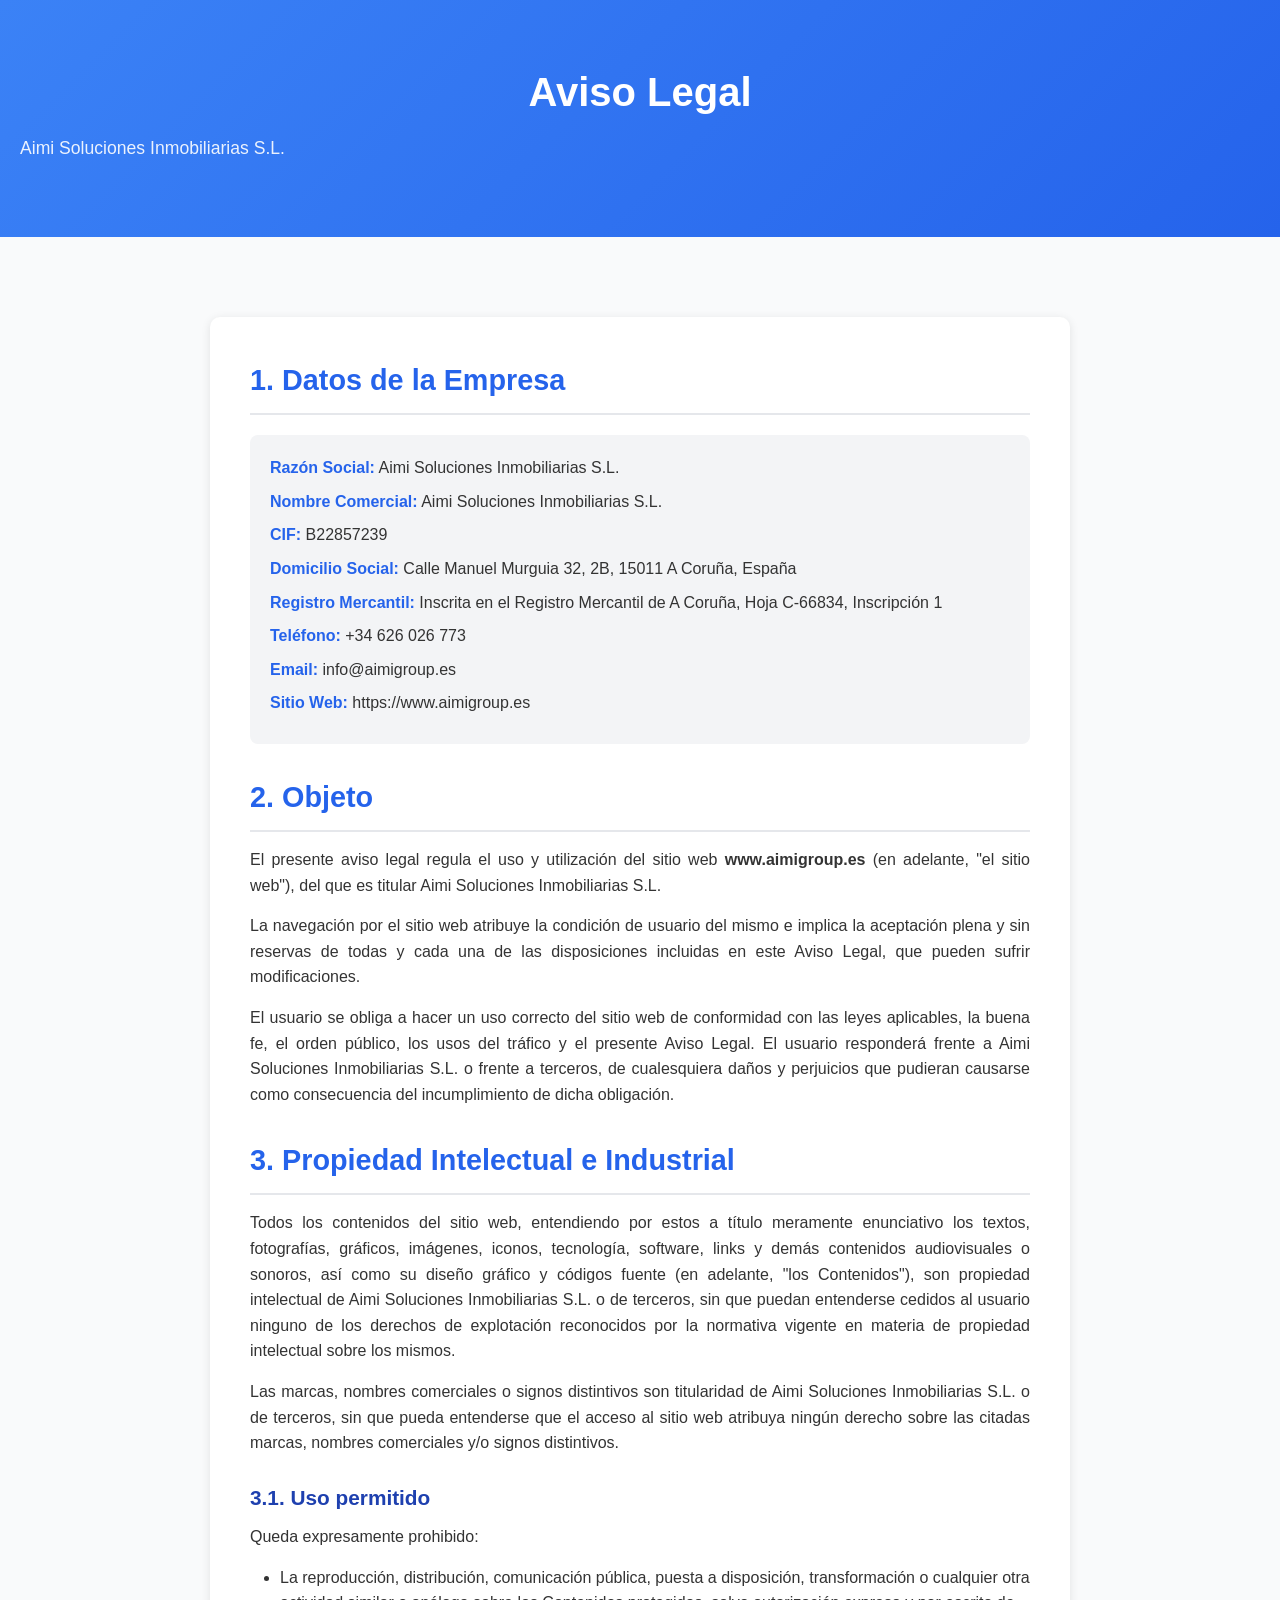
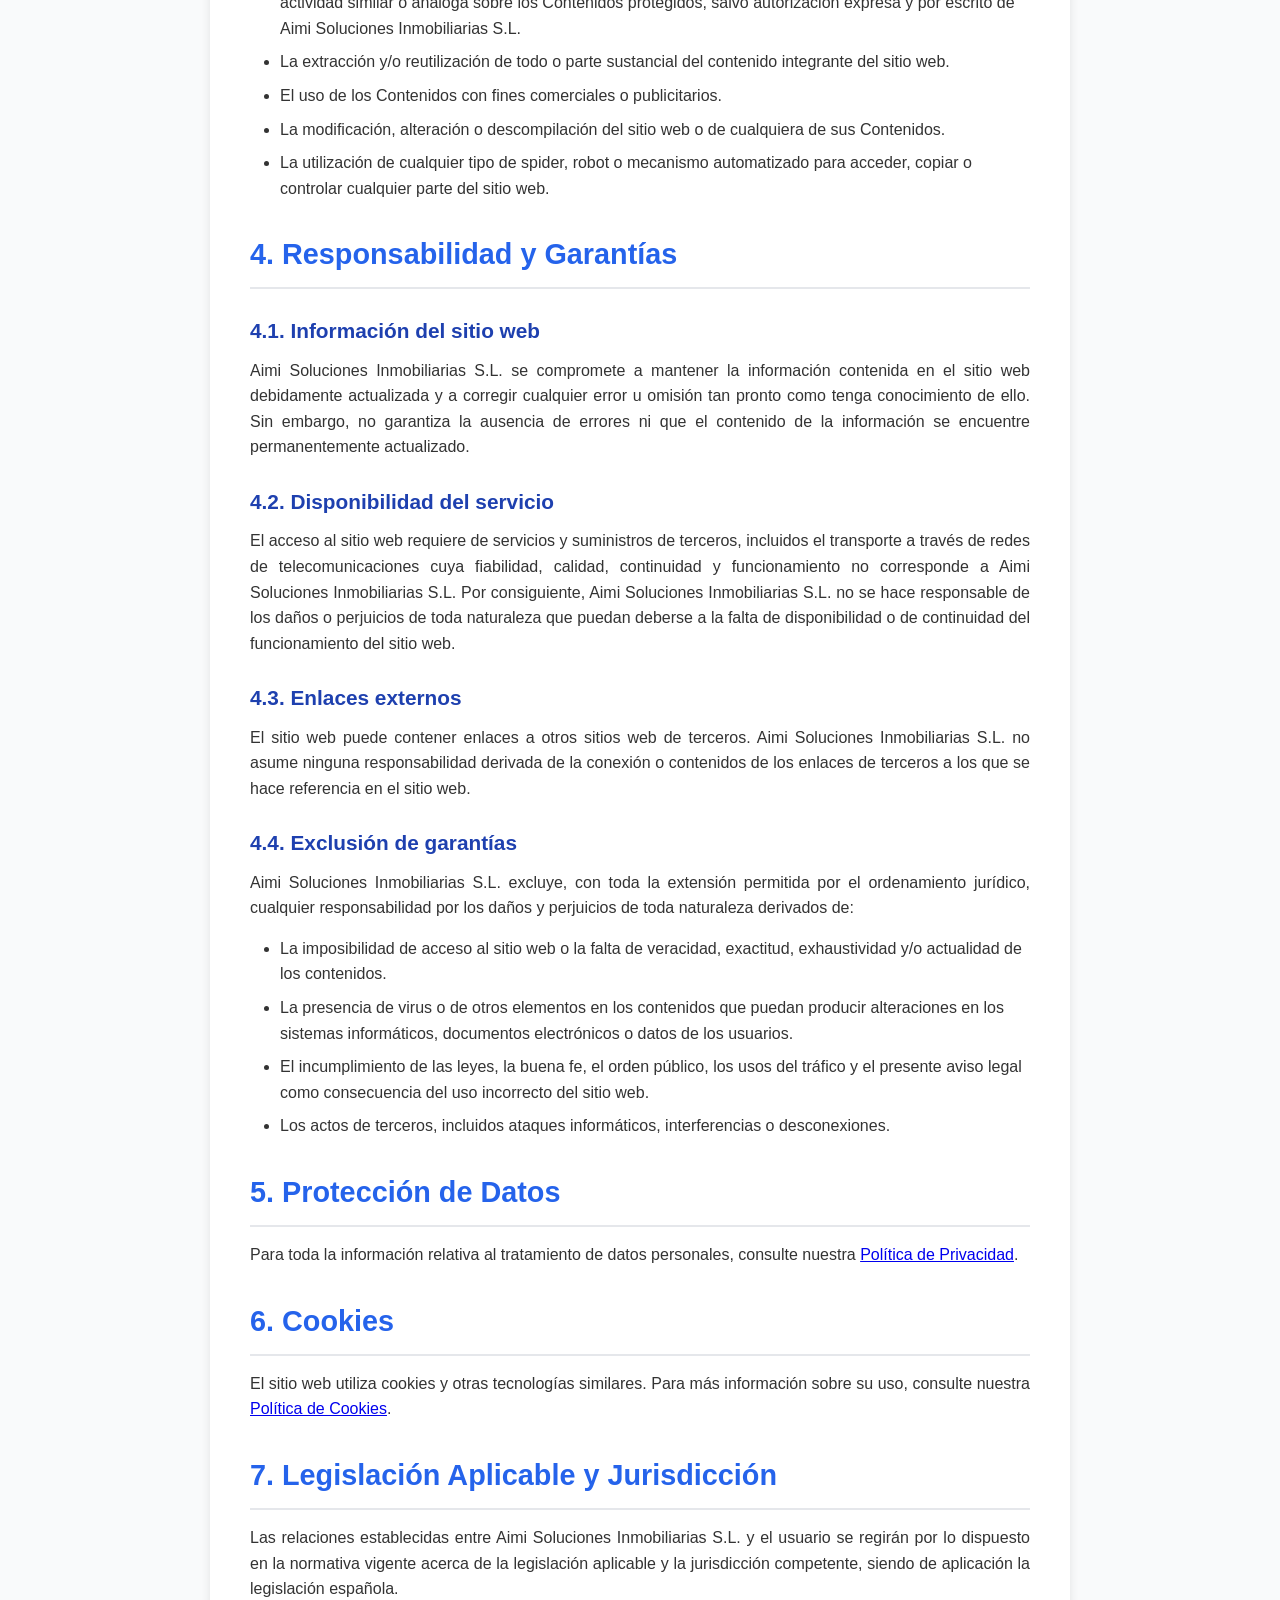
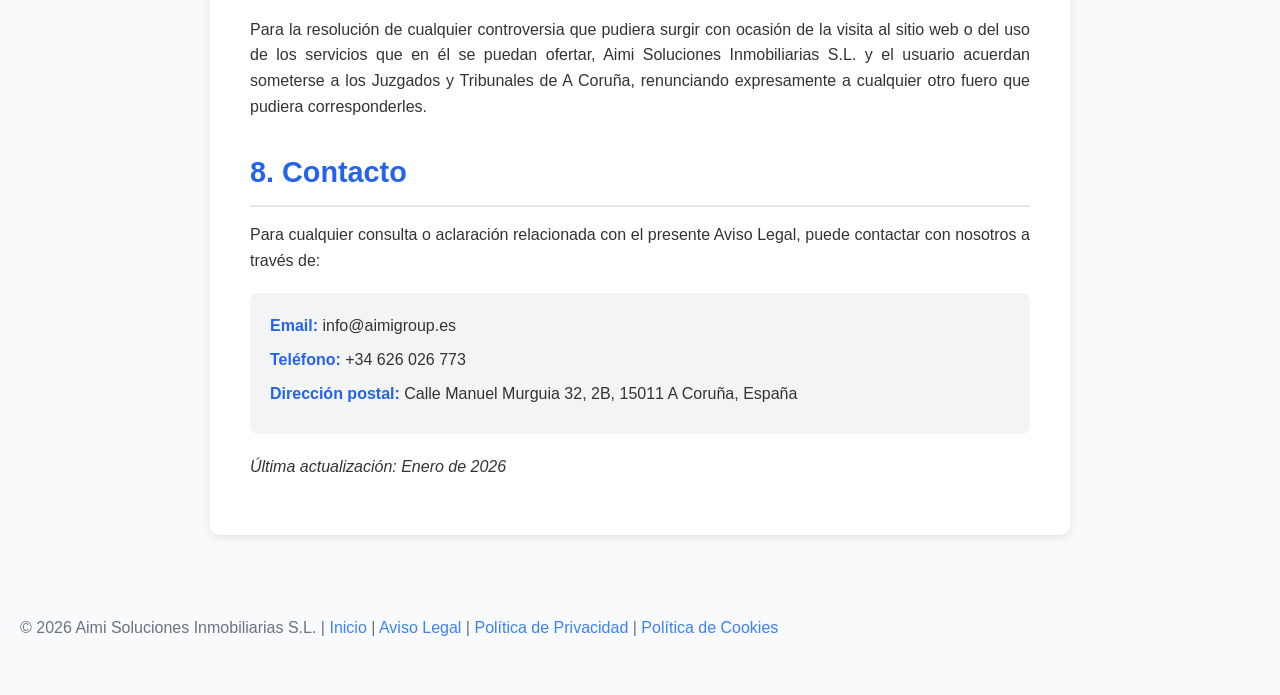
<file: aviso-legal.html>
<!DOCTYPE html>
<html lang="es">
<head>
    <meta charset="UTF-8">
    <meta name="viewport" content="width=device-width, initial-scale=1.0">
    <title>Aviso Legal - Aimi Soluciones Inmobiliarias S.L.</title>
    
    <meta name="description" content="Aviso Legal de Aimi Soluciones Inmobiliarias S.L. - Información legal y de responsabilidad.">
    <meta name="robots" content="noindex, follow">
    <link rel="canonical" href="https://aimigroup.es/propietarios/aviso-legal.html">
    
    <!-- Favicon -->
    <link rel="icon" type="image/x-icon" href="favicon.ico">
    <link rel="icon" type="image/svg+xml" href="favicon.svg">
    <link rel="icon" type="image/png" sizes="32x32" href="favicon-32x32.png">
    <link rel="icon" type="image/png" sizes="16x16" href="favicon-16x16.png">
    <link rel="apple-touch-icon" sizes="180x180" href="apple-touch-icon.png">
    <link rel="manifest" href="/propietarios/site.webmanifest">
    <meta name="theme-color" content="#3b82f6">
    
    <style>
        * {
            margin: 0;
            padding: 0;
            box-sizing: border-box;
        }

        body {
            font-family: -apple-system, BlinkMacSystemFont, 'Segoe UI', Roboto, Oxygen, Ubuntu, Cantarell, sans-serif;
            line-height: 1.6;
            color: #333;
            background-color: #f9fafb;
        }

        .container {
            max-width: 900px;
            margin: 0 auto;
            padding: 40px 20px;
        }

        header {
            background: linear-gradient(135deg, #3b82f6 0%, #2563eb 100%);
            color: white;
            padding: 60px 20px;
            text-align: center;
            margin-bottom: 40px;
        }

        header h1 {
            font-size: 2.5rem;
            margin-bottom: 10px;
        }

        header p {
            font-size: 1.1rem;
            opacity: 0.9;
        }

        .content {
            background: white;
            padding: 40px;
            border-radius: 10px;
            box-shadow: 0 2px 10px rgba(0,0,0,0.1);
        }

        h2 {
            color: #2563eb;
            font-size: 1.8rem;
            margin-top: 30px;
            margin-bottom: 15px;
            padding-bottom: 10px;
            border-bottom: 2px solid #e5e7eb;
        }

        h2:first-child {
            margin-top: 0;
        }

        h3 {
            color: #1e40af;
            font-size: 1.3rem;
            margin-top: 25px;
            margin-bottom: 10px;
        }

        p {
            margin-bottom: 15px;
            text-align: justify;
        }

        ul {
            margin-left: 30px;
            margin-bottom: 15px;
        }

        li {
            margin-bottom: 8px;
        }

        .company-info {
            background: #f3f4f6;
            padding: 20px;
            border-radius: 8px;
            margin: 20px 0;
        }

        .company-info p {
            margin-bottom: 8px;
        }

        .company-info strong {
            color: #2563eb;
        }

        footer {
            text-align: center;
            padding: 40px 20px;
            color: #6b7280;
        }

        footer a {
            color: #3b82f6;
            text-decoration: none;
        }

        footer a:hover {
            text-decoration: underline;
        }

        @media (max-width: 768px) {
            header h1 {
                font-size: 2rem;
            }

            .content {
                padding: 25px;
            }

            h2 {
                font-size: 1.5rem;
            }
        }
    </style>
</head>
<body>
    <header>
        <h1>Aviso Legal</h1>
        <p>Aimi Soluciones Inmobiliarias S.L.</p>
    </header>

    <div class="container">
        <div class="content">
            <h2>1. Datos de la Empresa</h2>
            
            <div class="company-info">
                <p><strong>Razón Social:</strong> Aimi Soluciones Inmobiliarias S.L.</p>
                <p><strong>Nombre Comercial:</strong> Aimi Soluciones Inmobiliarias S.L.</p>
                <p><strong>CIF:</strong> B22857239</p>
                <p><strong>Domicilio Social:</strong> Calle Manuel Murguia 32, 2B, 15011 A Coruña, España</p>
                <p><strong>Registro Mercantil:</strong> Inscrita en el Registro Mercantil de A Coruña, Hoja C-66834, Inscripción 1</p>
                <p><strong>Teléfono:</strong> +34 626 026 773</p>
                <p><strong>Email:</strong> info@aimigroup.es</p>
                <p><strong>Sitio Web:</strong> https://www.aimigroup.es</p>
            </div>

            <h2>2. Objeto</h2>
            
            <p>El presente aviso legal regula el uso y utilización del sitio web <strong>www.aimigroup.es</strong> (en adelante, "el sitio web"), del que es titular Aimi Soluciones Inmobiliarias S.L.</p>
            
            <p>La navegación por el sitio web atribuye la condición de usuario del mismo e implica la aceptación plena y sin reservas de todas y cada una de las disposiciones incluidas en este Aviso Legal, que pueden sufrir modificaciones.</p>
            
            <p>El usuario se obliga a hacer un uso correcto del sitio web de conformidad con las leyes aplicables, la buena fe, el orden público, los usos del tráfico y el presente Aviso Legal. El usuario responderá frente a Aimi Soluciones Inmobiliarias S.L. o frente a terceros, de cualesquiera daños y perjuicios que pudieran causarse como consecuencia del incumplimiento de dicha obligación.</p>

            <h2>3. Propiedad Intelectual e Industrial</h2>
            
            <p>Todos los contenidos del sitio web, entendiendo por estos a título meramente enunciativo los textos, fotografías, gráficos, imágenes, iconos, tecnología, software, links y demás contenidos audiovisuales o sonoros, así como su diseño gráfico y códigos fuente (en adelante, "los Contenidos"), son propiedad intelectual de Aimi Soluciones Inmobiliarias S.L. o de terceros, sin que puedan entenderse cedidos al usuario ninguno de los derechos de explotación reconocidos por la normativa vigente en materia de propiedad intelectual sobre los mismos.</p>
            
            <p>Las marcas, nombres comerciales o signos distintivos son titularidad de Aimi Soluciones Inmobiliarias S.L. o de terceros, sin que pueda entenderse que el acceso al sitio web atribuya ningún derecho sobre las citadas marcas, nombres comerciales y/o signos distintivos.</p>

            <h3>3.1. Uso permitido</h3>
            <p>Queda expresamente prohibido:</p>
            <ul>
                <li>La reproducción, distribución, comunicación pública, puesta a disposición, transformación o cualquier otra actividad similar o análoga sobre los Contenidos protegidos, salvo autorización expresa y por escrito de Aimi Soluciones Inmobiliarias S.L.</li>
                <li>La extracción y/o reutilización de todo o parte sustancial del contenido integrante del sitio web.</li>
                <li>El uso de los Contenidos con fines comerciales o publicitarios.</li>
                <li>La modificación, alteración o descompilación del sitio web o de cualquiera de sus Contenidos.</li>
                <li>La utilización de cualquier tipo de spider, robot o mecanismo automatizado para acceder, copiar o controlar cualquier parte del sitio web.</li>
            </ul>

            <h2>4. Responsabilidad y Garantías</h2>

            <h3>4.1. Información del sitio web</h3>
            <p>Aimi Soluciones Inmobiliarias S.L. se compromete a mantener la información contenida en el sitio web debidamente actualizada y a corregir cualquier error u omisión tan pronto como tenga conocimiento de ello. Sin embargo, no garantiza la ausencia de errores ni que el contenido de la información se encuentre permanentemente actualizado.</p>

            <h3>4.2. Disponibilidad del servicio</h3>
            <p>El acceso al sitio web requiere de servicios y suministros de terceros, incluidos el transporte a través de redes de telecomunicaciones cuya fiabilidad, calidad, continuidad y funcionamiento no corresponde a Aimi Soluciones Inmobiliarias S.L. Por consiguiente, Aimi Soluciones Inmobiliarias S.L. no se hace responsable de los daños o perjuicios de toda naturaleza que puedan deberse a la falta de disponibilidad o de continuidad del funcionamiento del sitio web.</p>

            <h3>4.3. Enlaces externos</h3>
            <p>El sitio web puede contener enlaces a otros sitios web de terceros. Aimi Soluciones Inmobiliarias S.L. no asume ninguna responsabilidad derivada de la conexión o contenidos de los enlaces de terceros a los que se hace referencia en el sitio web.</p>

            <h3>4.4. Exclusión de garantías</h3>
            <p>Aimi Soluciones Inmobiliarias S.L. excluye, con toda la extensión permitida por el ordenamiento jurídico, cualquier responsabilidad por los daños y perjuicios de toda naturaleza derivados de:</p>
            <ul>
                <li>La imposibilidad de acceso al sitio web o la falta de veracidad, exactitud, exhaustividad y/o actualidad de los contenidos.</li>
                <li>La presencia de virus o de otros elementos en los contenidos que puedan producir alteraciones en los sistemas informáticos, documentos electrónicos o datos de los usuarios.</li>
                <li>El incumplimiento de las leyes, la buena fe, el orden público, los usos del tráfico y el presente aviso legal como consecuencia del uso incorrecto del sitio web.</li>
                <li>Los actos de terceros, incluidos ataques informáticos, interferencias o desconexiones.</li>
            </ul>

            <h2>5. Protección de Datos</h2>
            
            <p>Para toda la información relativa al tratamiento de datos personales, consulte nuestra <a href="privacidad.html">Política de Privacidad</a>.</p>

            <h2>6. Cookies</h2>
            
            <p>El sitio web utiliza cookies y otras tecnologías similares. Para más información sobre su uso, consulte nuestra <a href="cookies.html">Política de Cookies</a>.</p>

            <h2>7. Legislación Aplicable y Jurisdicción</h2>
            
            <p>Las relaciones establecidas entre Aimi Soluciones Inmobiliarias S.L. y el usuario se regirán por lo dispuesto en la normativa vigente acerca de la legislación aplicable y la jurisdicción competente, siendo de aplicación la legislación española.</p>
            
            <p>Para la resolución de cualquier controversia que pudiera surgir con ocasión de la visita al sitio web o del uso de los servicios que en él se puedan ofertar, Aimi Soluciones Inmobiliarias S.L. y el usuario acuerdan someterse a los Juzgados y Tribunales de A Coruña, renunciando expresamente a cualquier otro fuero que pudiera corresponderles.</p>

            <h2>8. Contacto</h2>
            
            <p>Para cualquier consulta o aclaración relacionada con el presente Aviso Legal, puede contactar con nosotros a través de:</p>
            
            <div class="company-info">
                <p><strong>Email:</strong> info@aimigroup.es</p>
                <p><strong>Teléfono:</strong> +34 626 026 773</p>
                <p><strong>Dirección postal:</strong> Calle Manuel Murguia 32, 2B, 15011 A Coruña, España</p>
            </div>

            <p><em>Última actualización: Enero de 2026</em></p>
        </div>
    </div>

    <footer>
        <p>&copy; 2026 Aimi Soluciones Inmobiliarias S.L. | <a href="index.html">Inicio</a> | <a href="aviso-legal.html">Aviso Legal</a> | <a href="privacidad.html">Política de Privacidad</a> | <a href="cookies.html">Política de Cookies</a></p>
    </footer>
</body>
</html>
</file>
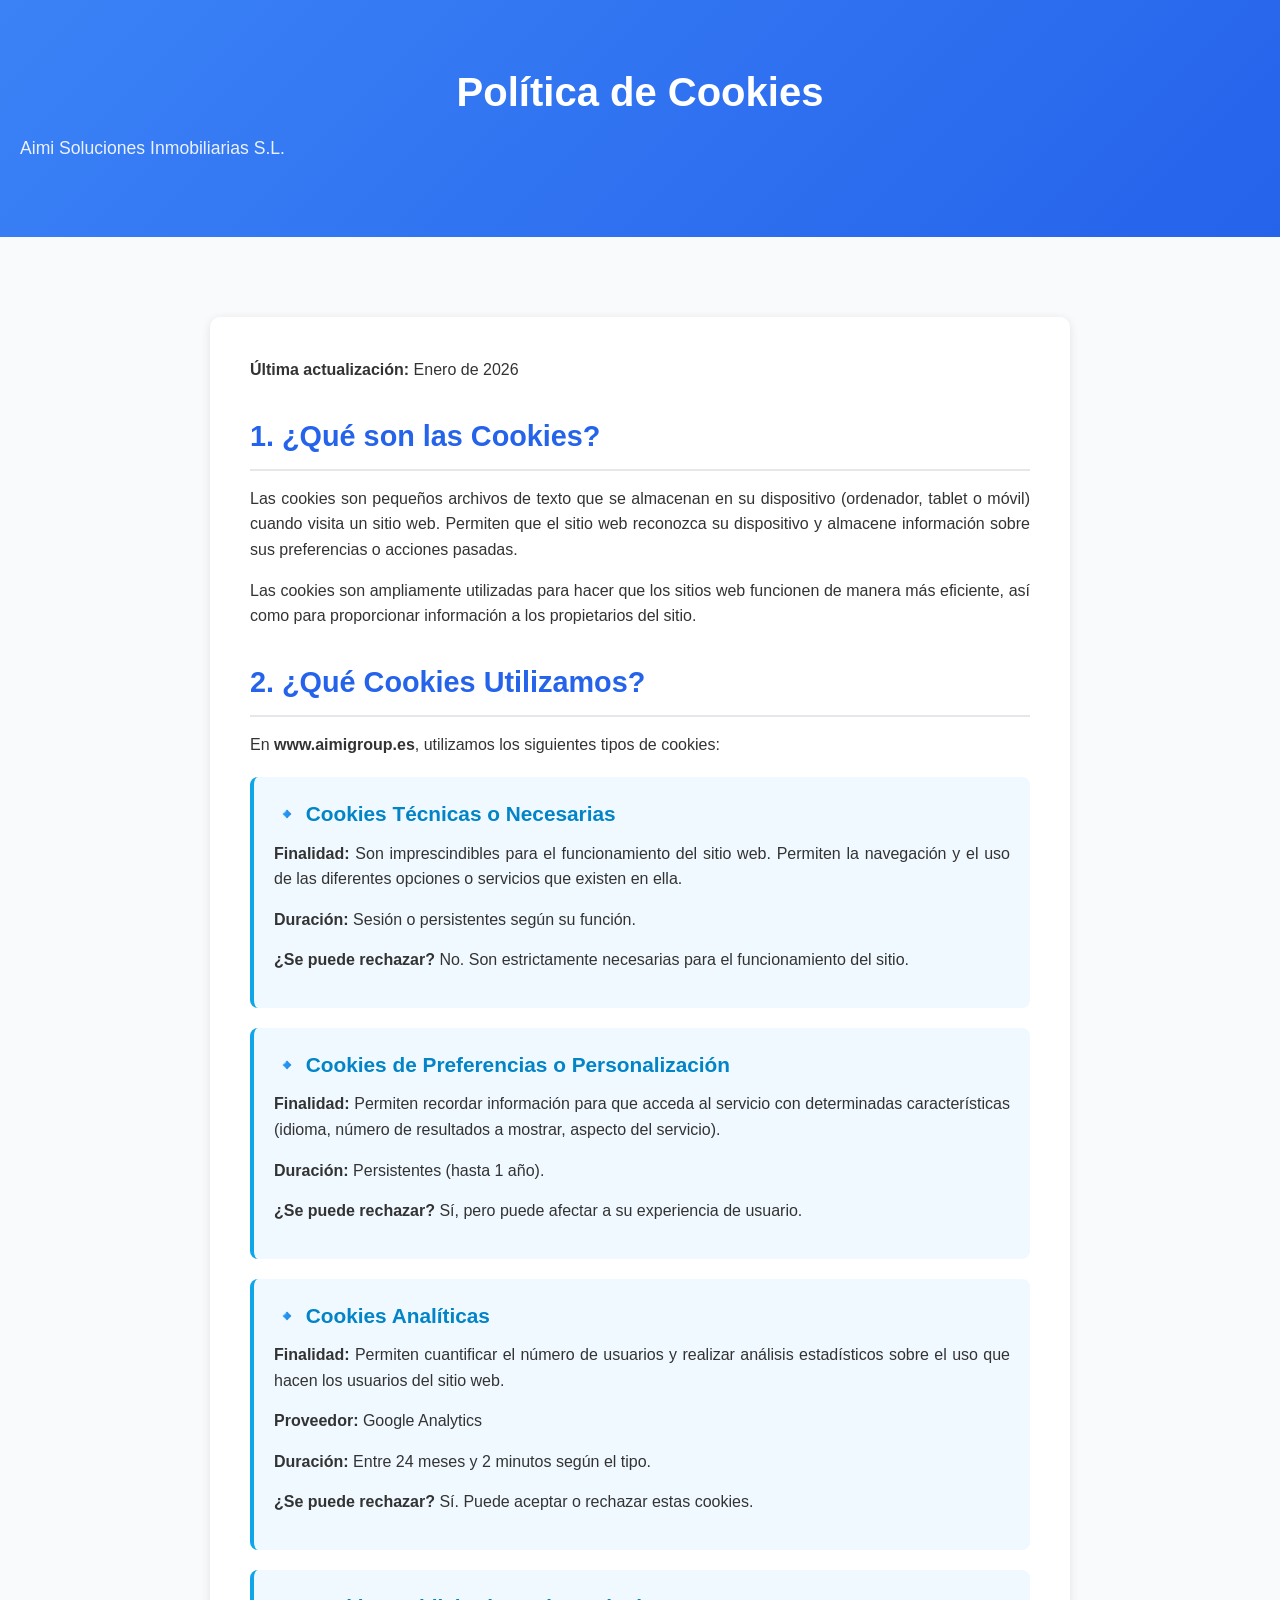
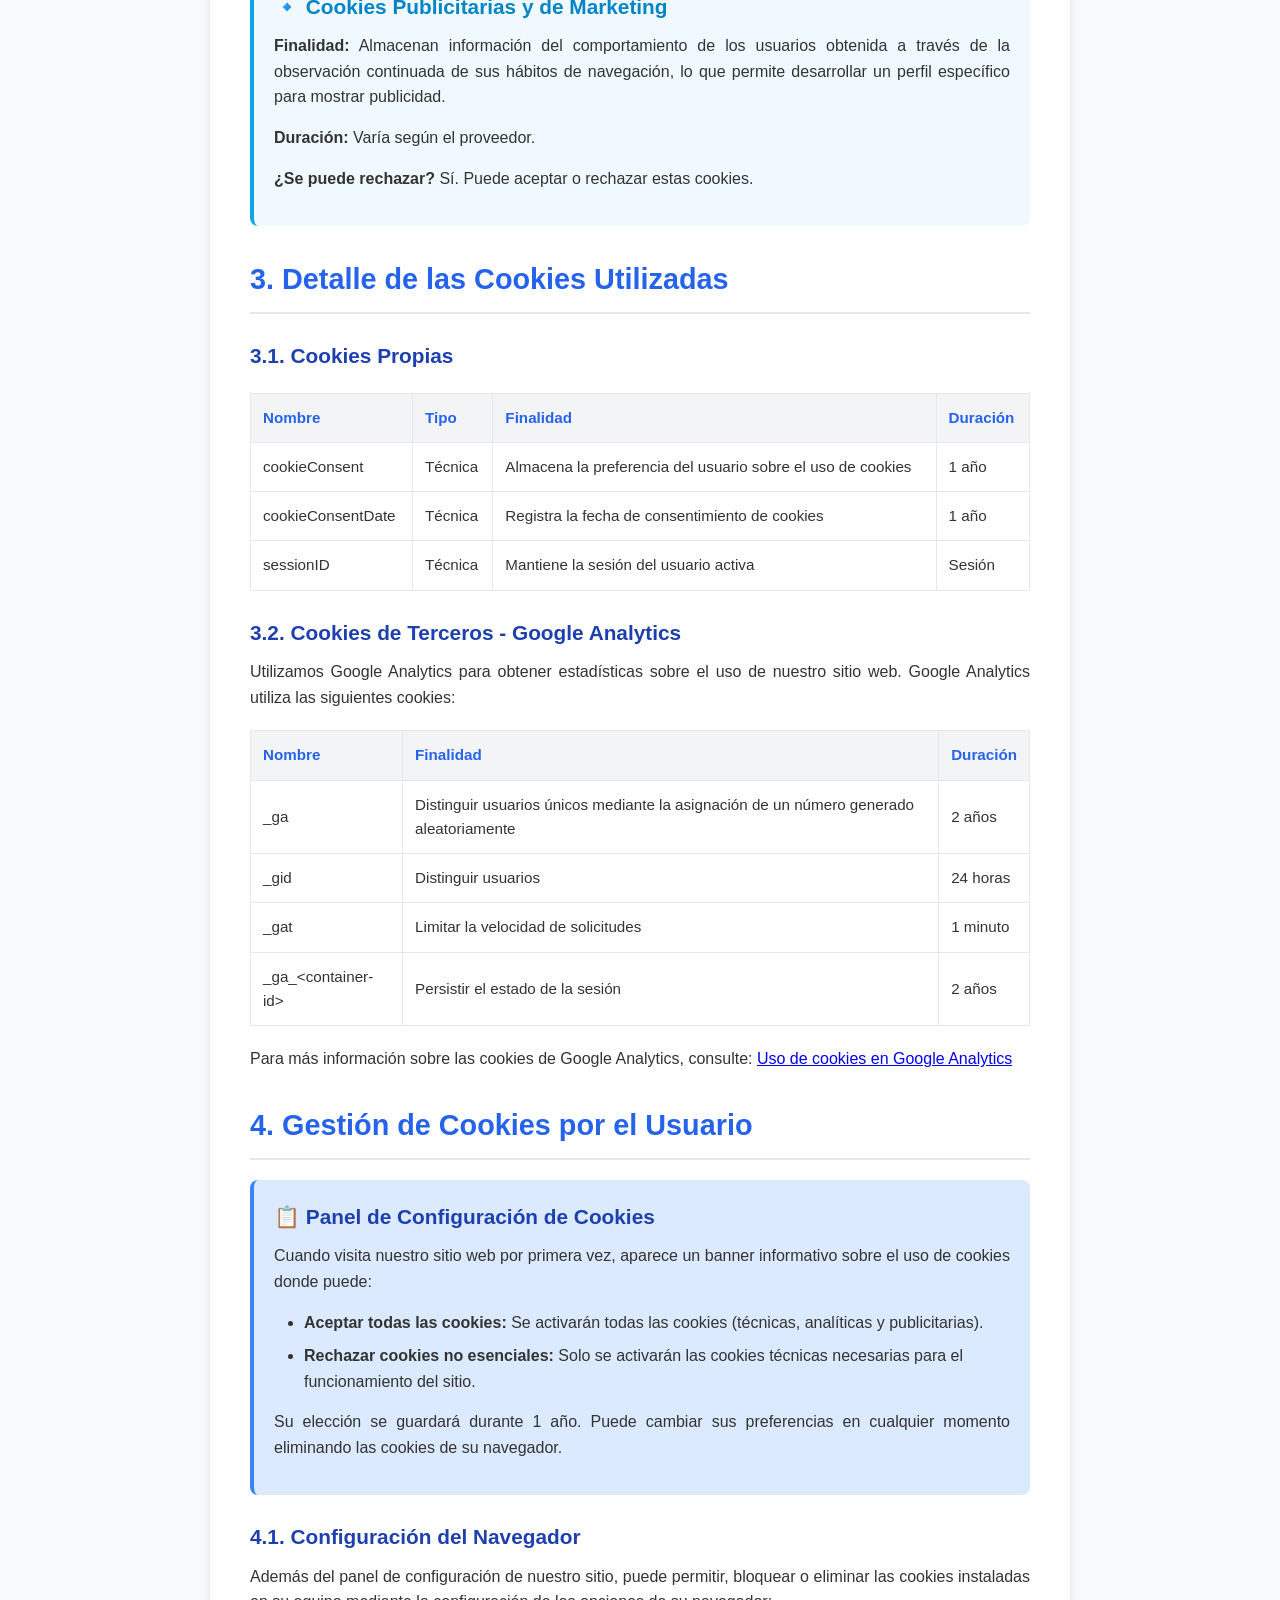
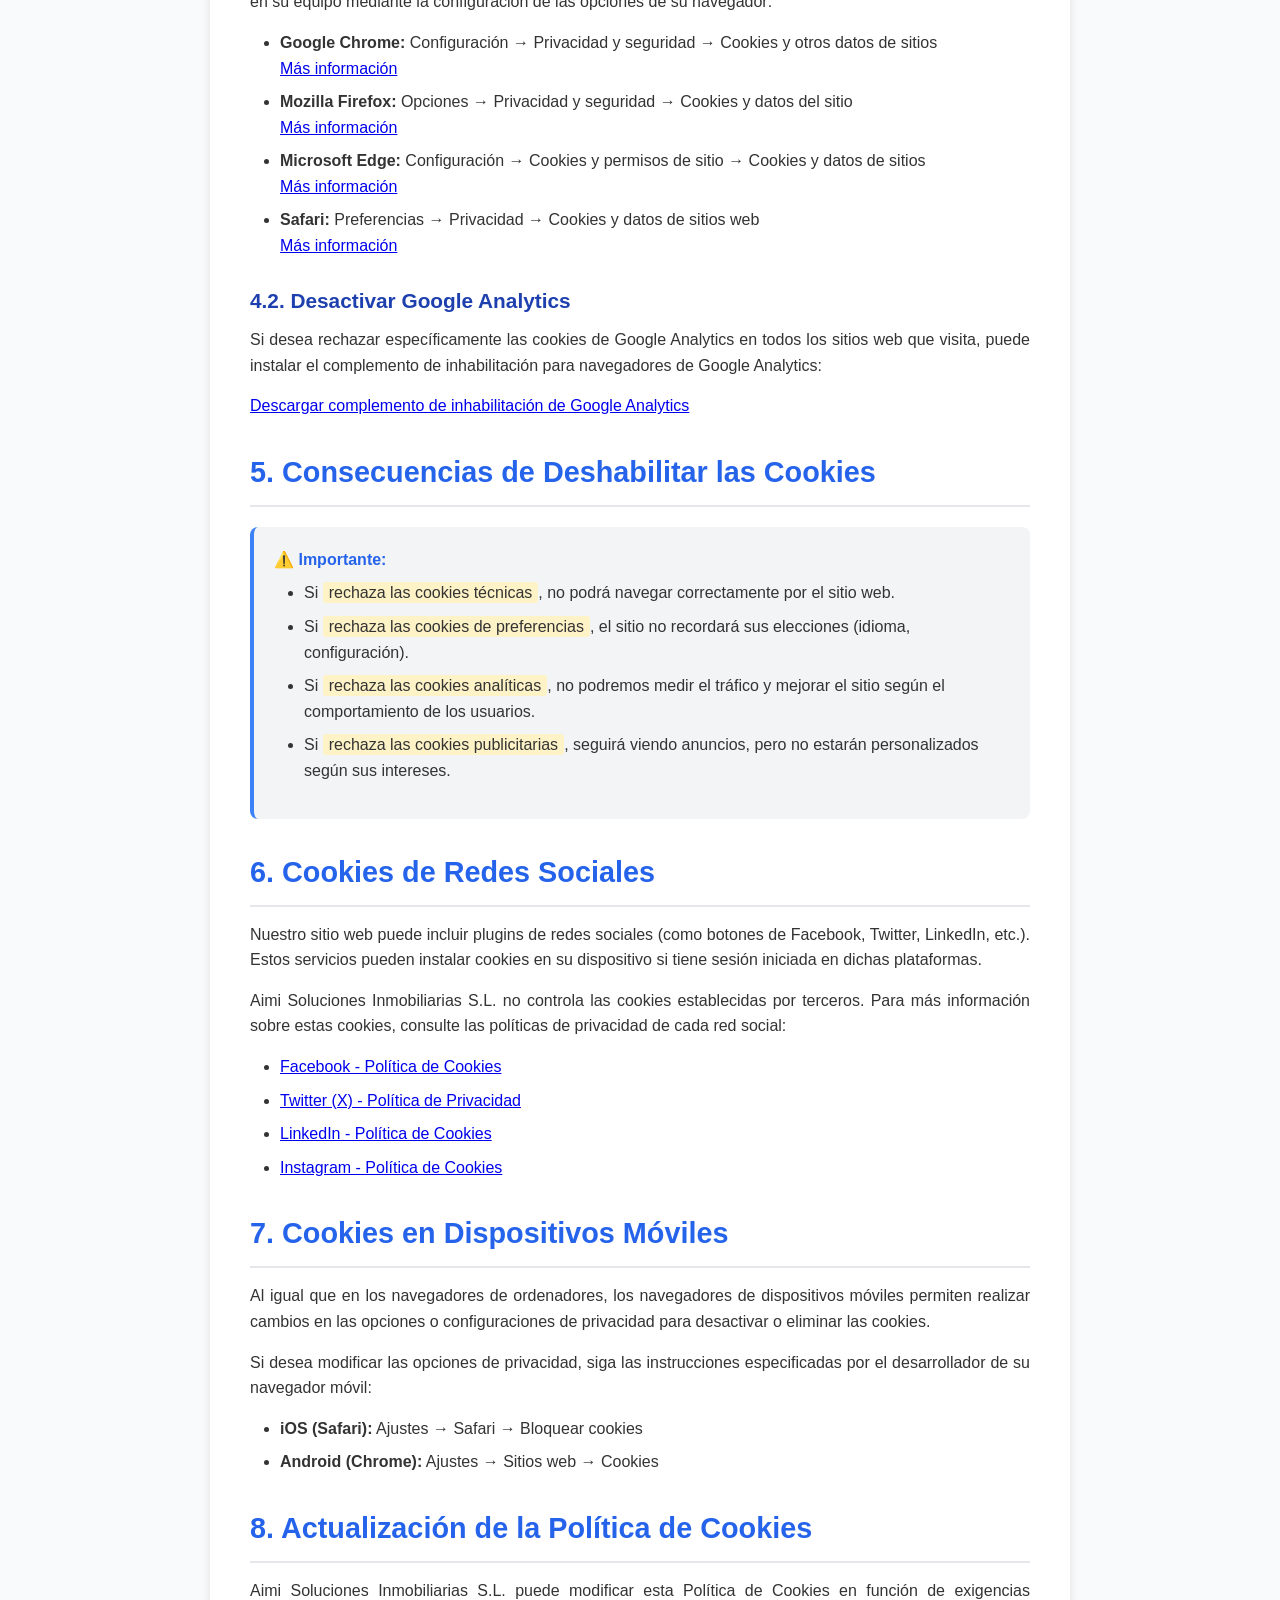
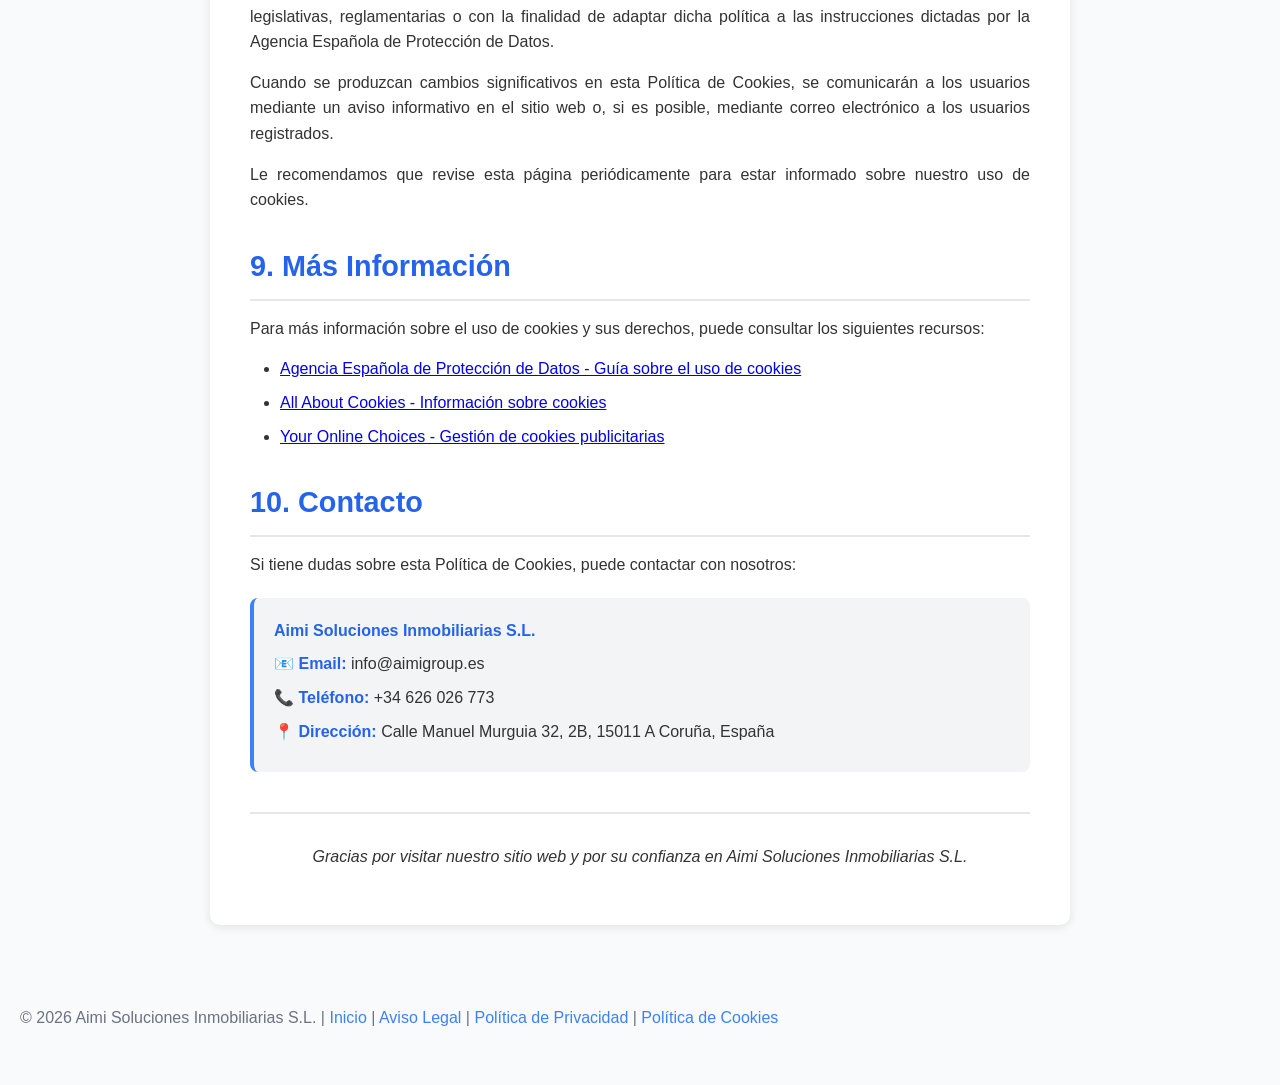
<file: cookies.html>
<!DOCTYPE html>
<html lang="es">
<head>
    <meta charset="UTF-8">
    <meta name="viewport" content="width=device-width, initial-scale=1.0">
    <title>Política de Cookies - Aimi Soluciones Inmobiliarias S.L.</title>
    
    <meta name="description" content="Política de Cookies de Aimi Soluciones Inmobiliarias S.L. - Información sobre las cookies que utilizamos y su propósito.">
    <meta name="robots" content="noindex, follow">
    <link rel="canonical" href="https://aimigroup.es/propietarios/cookies.html">
    
    <!-- Favicon -->
    <link rel="icon" type="image/x-icon" href="favicon.ico">
    <link rel="icon" type="image/svg+xml" href="favicon.svg">
    <link rel="icon" type="image/png" sizes="32x32" href="favicon-32x32.png">
    <link rel="icon" type="image/png" sizes="16x16" href="favicon-16x16.png">
    <link rel="apple-touch-icon" sizes="180x180" href="apple-touch-icon.png">
    <link rel="manifest" href="/propietarios/site.webmanifest">
    <meta name="theme-color" content="#3b82f6">
    
    <style>
        * {
            margin: 0;
            padding: 0;
            box-sizing: border-box;
        }

        body {
            font-family: -apple-system, BlinkMacSystemFont, 'Segoe UI', Roboto, Oxygen, Ubuntu, Cantarell, sans-serif;
            line-height: 1.6;
            color: #333;
            background-color: #f9fafb;
        }

        .container {
            max-width: 900px;
            margin: 0 auto;
            padding: 40px 20px;
        }

        header {
            background: linear-gradient(135deg, #3b82f6 0%, #2563eb 100%);
            color: white;
            padding: 60px 20px;
            text-align: center;
            margin-bottom: 40px;
        }

        header h1 {
            font-size: 2.5rem;
            margin-bottom: 10px;
        }

        header p {
            font-size: 1.1rem;
            opacity: 0.9;
        }

        .content {
            background: white;
            padding: 40px;
            border-radius: 10px;
            box-shadow: 0 2px 10px rgba(0,0,0,0.1);
        }

        h2 {
            color: #2563eb;
            font-size: 1.8rem;
            margin-top: 30px;
            margin-bottom: 15px;
            padding-bottom: 10px;
            border-bottom: 2px solid #e5e7eb;
        }

        h2:first-child {
            margin-top: 0;
        }

        h3 {
            color: #1e40af;
            font-size: 1.3rem;
            margin-top: 25px;
            margin-bottom: 10px;
        }

        p {
            margin-bottom: 15px;
            text-align: justify;
        }

        ul {
            margin-left: 30px;
            margin-bottom: 15px;
        }

        li {
            margin-bottom: 8px;
        }

        .info-box {
            background: #f3f4f6;
            padding: 20px;
            border-radius: 8px;
            margin: 20px 0;
            border-left: 4px solid #3b82f6;
        }

        .info-box p {
            margin-bottom: 8px;
        }

        .info-box strong {
            color: #2563eb;
        }

        .cookie-type {
            background: #f0f9ff;
            padding: 20px;
            border-radius: 8px;
            margin: 20px 0;
            border-left: 4px solid #0ea5e9;
        }

        .cookie-type h3 {
            color: #0284c7;
            margin-top: 0;
        }

        table {
            width: 100%;
            border-collapse: collapse;
            margin: 20px 0;
            font-size: 0.95rem;
        }

        table th,
        table td {
            border: 1px solid #e5e7eb;
            padding: 12px;
            text-align: left;
        }

        table th {
            background: #f3f4f6;
            color: #2563eb;
            font-weight: 600;
        }

        .consent-box {
            background: #dbeafe;
            padding: 20px;
            border-radius: 8px;
            margin: 20px 0;
            border-left: 4px solid #3b82f6;
        }

        .consent-box h3 {
            color: #1e40af;
            margin-top: 0;
        }

        footer {
            text-align: center;
            padding: 40px 20px;
            color: #6b7280;
        }

        footer a {
            color: #3b82f6;
            text-decoration: none;
        }

        footer a:hover {
            text-decoration: underline;
        }

        .highlight {
            background: #fef3c7;
            padding: 2px 6px;
            border-radius: 3px;
            font-weight: 500;
        }

        @media (max-width: 768px) {
            header h1 {
                font-size: 2rem;
            }

            .content {
                padding: 25px;
            }

            h2 {
                font-size: 1.5rem;
            }

            table {
                font-size: 0.85rem;
            }

            table th,
            table td {
                padding: 8px;
            }
        }
    </style>
</head>
<body>
    <header>
        <h1>Política de Cookies</h1>
        <p>Aimi Soluciones Inmobiliarias S.L.</p>
    </header>

    <div class="container">
        <div class="content">
            <p><strong>Última actualización:</strong> Enero de 2026</p>

            <h2>1. ¿Qué son las Cookies?</h2>
            
            <p>Las cookies son pequeños archivos de texto que se almacenan en su dispositivo (ordenador, tablet o móvil) cuando visita un sitio web. Permiten que el sitio web reconozca su dispositivo y almacene información sobre sus preferencias o acciones pasadas.</p>

            <p>Las cookies son ampliamente utilizadas para hacer que los sitios web funcionen de manera más eficiente, así como para proporcionar información a los propietarios del sitio.</p>

            <h2>2. ¿Qué Cookies Utilizamos?</h2>

            <p>En <strong>www.aimigroup.es</strong>, utilizamos los siguientes tipos de cookies:</p>

            <div class="cookie-type">
                <h3>🔹 Cookies Técnicas o Necesarias</h3>
                <p><strong>Finalidad:</strong> Son imprescindibles para el funcionamiento del sitio web. Permiten la navegación y el uso de las diferentes opciones o servicios que existen en ella.</p>
                <p><strong>Duración:</strong> Sesión o persistentes según su función.</p>
                <p><strong>¿Se puede rechazar?</strong> No. Son estrictamente necesarias para el funcionamiento del sitio.</p>
            </div>

            <div class="cookie-type">
                <h3>🔹 Cookies de Preferencias o Personalización</h3>
                <p><strong>Finalidad:</strong> Permiten recordar información para que acceda al servicio con determinadas características (idioma, número de resultados a mostrar, aspecto del servicio).</p>
                <p><strong>Duración:</strong> Persistentes (hasta 1 año).</p>
                <p><strong>¿Se puede rechazar?</strong> Sí, pero puede afectar a su experiencia de usuario.</p>
            </div>

            <div class="cookie-type">
                <h3>🔹 Cookies Analíticas</h3>
                <p><strong>Finalidad:</strong> Permiten cuantificar el número de usuarios y realizar análisis estadísticos sobre el uso que hacen los usuarios del sitio web.</p>
                <p><strong>Proveedor:</strong> Google Analytics</p>
                <p><strong>Duración:</strong> Entre 24 meses y 2 minutos según el tipo.</p>
                <p><strong>¿Se puede rechazar?</strong> Sí. Puede aceptar o rechazar estas cookies.</p>
            </div>

            <div class="cookie-type">
                <h3>🔹 Cookies Publicitarias y de Marketing</h3>
                <p><strong>Finalidad:</strong> Almacenan información del comportamiento de los usuarios obtenida a través de la observación continuada de sus hábitos de navegación, lo que permite desarrollar un perfil específico para mostrar publicidad.</p>
                <p><strong>Duración:</strong> Varía según el proveedor.</p>
                <p><strong>¿Se puede rechazar?</strong> Sí. Puede aceptar o rechazar estas cookies.</p>
            </div>

            <h2>3. Detalle de las Cookies Utilizadas</h2>

            <h3>3.1. Cookies Propias</h3>

            <table>
                <thead>
                    <tr>
                        <th>Nombre</th>
                        <th>Tipo</th>
                        <th>Finalidad</th>
                        <th>Duración</th>
                    </tr>
                </thead>
                <tbody>
                    <tr>
                        <td>cookieConsent</td>
                        <td>Técnica</td>
                        <td>Almacena la preferencia del usuario sobre el uso de cookies</td>
                        <td>1 año</td>
                    </tr>
                    <tr>
                        <td>cookieConsentDate</td>
                        <td>Técnica</td>
                        <td>Registra la fecha de consentimiento de cookies</td>
                        <td>1 año</td>
                    </tr>
                    <tr>
                        <td>sessionID</td>
                        <td>Técnica</td>
                        <td>Mantiene la sesión del usuario activa</td>
                        <td>Sesión</td>
                    </tr>
                </tbody>
            </table>

            <h3>3.2. Cookies de Terceros - Google Analytics</h3>

            <p>Utilizamos Google Analytics para obtener estadísticas sobre el uso de nuestro sitio web. Google Analytics utiliza las siguientes cookies:</p>

            <table>
                <thead>
                    <tr>
                        <th>Nombre</th>
                        <th>Finalidad</th>
                        <th>Duración</th>
                    </tr>
                </thead>
                <tbody>
                    <tr>
                        <td>_ga</td>
                        <td>Distinguir usuarios únicos mediante la asignación de un número generado aleatoriamente</td>
                        <td>2 años</td>
                    </tr>
                    <tr>
                        <td>_gid</td>
                        <td>Distinguir usuarios</td>
                        <td>24 horas</td>
                    </tr>
                    <tr>
                        <td>_gat</td>
                        <td>Limitar la velocidad de solicitudes</td>
                        <td>1 minuto</td>
                    </tr>
                    <tr>
                        <td>_ga_&lt;container-id&gt;</td>
                        <td>Persistir el estado de la sesión</td>
                        <td>2 años</td>
                    </tr>
                </tbody>
            </table>

            <p>Para más información sobre las cookies de Google Analytics, consulte: <a href="https://developers.google.com/analytics/devguides/collection/analyticsjs/cookie-usage" target="_blank" rel="noopener">Uso de cookies en Google Analytics</a></p>

            <h2>4. Gestión de Cookies por el Usuario</h2>

            <div class="consent-box">
                <h3>📋 Panel de Configuración de Cookies</h3>
                <p>Cuando visita nuestro sitio web por primera vez, aparece un banner informativo sobre el uso de cookies donde puede:</p>
                <ul>
                    <li><strong>Aceptar todas las cookies:</strong> Se activarán todas las cookies (técnicas, analíticas y publicitarias).</li>
                    <li><strong>Rechazar cookies no esenciales:</strong> Solo se activarán las cookies técnicas necesarias para el funcionamiento del sitio.</li>
                </ul>
                <p>Su elección se guardará durante 1 año. Puede cambiar sus preferencias en cualquier momento eliminando las cookies de su navegador.</p>
            </div>

            <h3>4.1. Configuración del Navegador</h3>

            <p>Además del panel de configuración de nuestro sitio, puede permitir, bloquear o eliminar las cookies instaladas en su equipo mediante la configuración de las opciones de su navegador:</p>

            <ul>
                <li><strong>Google Chrome:</strong> Configuración → Privacidad y seguridad → Cookies y otros datos de sitios<br>
                    <a href="https://support.google.com/chrome/answer/95647?hl=es" target="_blank" rel="noopener">Más información</a>
                </li>
                <li><strong>Mozilla Firefox:</strong> Opciones → Privacidad y seguridad → Cookies y datos del sitio<br>
                    <a href="https://support.mozilla.org/es/kb/habilitar-y-deshabilitar-cookies-sitios-web-rastrear-preferencias" target="_blank" rel="noopener">Más información</a>
                </li>
                <li><strong>Microsoft Edge:</strong> Configuración → Cookies y permisos de sitio → Cookies y datos de sitios<br>
                    <a href="https://support.microsoft.com/es-es/microsoft-edge/eliminar-las-cookies-en-microsoft-edge-63947406-40ac-c3b8-57b9-2a946a29ae09" target="_blank" rel="noopener">Más información</a>
                </li>
                <li><strong>Safari:</strong> Preferencias → Privacidad → Cookies y datos de sitios web<br>
                    <a href="https://support.apple.com/es-es/guide/safari/sfri11471/mac" target="_blank" rel="noopener">Más información</a>
                </li>
            </ul>

            <h3>4.2. Desactivar Google Analytics</h3>

            <p>Si desea rechazar específicamente las cookies de Google Analytics en todos los sitios web que visita, puede instalar el complemento de inhabilitación para navegadores de Google Analytics:</p>

            <p><a href="https://tools.google.com/dlpage/gaoptout?hl=es" target="_blank" rel="noopener">Descargar complemento de inhabilitación de Google Analytics</a></p>

            <h2>5. Consecuencias de Deshabilitar las Cookies</h2>

            <div class="info-box">
                <p><strong>⚠️ Importante:</strong></p>
                <ul>
                    <li>Si <span class="highlight">rechaza las cookies técnicas</span>, no podrá navegar correctamente por el sitio web.</li>
                    <li>Si <span class="highlight">rechaza las cookies de preferencias</span>, el sitio no recordará sus elecciones (idioma, configuración).</li>
                    <li>Si <span class="highlight">rechaza las cookies analíticas</span>, no podremos medir el tráfico y mejorar el sitio según el comportamiento de los usuarios.</li>
                    <li>Si <span class="highlight">rechaza las cookies publicitarias</span>, seguirá viendo anuncios, pero no estarán personalizados según sus intereses.</li>
                </ul>
            </div>

            <h2>6. Cookies de Redes Sociales</h2>

            <p>Nuestro sitio web puede incluir plugins de redes sociales (como botones de Facebook, Twitter, LinkedIn, etc.). Estos servicios pueden instalar cookies en su dispositivo si tiene sesión iniciada en dichas plataformas.</p>

            <p>Aimi Soluciones Inmobiliarias S.L. no controla las cookies establecidas por terceros. Para más información sobre estas cookies, consulte las políticas de privacidad de cada red social:</p>

            <ul>
                <li><a href="https://www.facebook.com/policies/cookies/" target="_blank" rel="noopener">Facebook - Política de Cookies</a></li>
                <li><a href="https://twitter.com/es/privacy" target="_blank" rel="noopener">Twitter (X) - Política de Privacidad</a></li>
                <li><a href="https://www.linkedin.com/legal/cookie-policy?_l=es_ES" target="_blank" rel="noopener">LinkedIn - Política de Cookies</a></li>
                <li><a href="https://www.instagram.com/legal/cookies/" target="_blank" rel="noopener">Instagram - Política de Cookies</a></li>
            </ul>

            <h2>7. Cookies en Dispositivos Móviles</h2>

            <p>Al igual que en los navegadores de ordenadores, los navegadores de dispositivos móviles permiten realizar cambios en las opciones o configuraciones de privacidad para desactivar o eliminar las cookies.</p>

            <p>Si desea modificar las opciones de privacidad, siga las instrucciones especificadas por el desarrollador de su navegador móvil:</p>

            <ul>
                <li><strong>iOS (Safari):</strong> Ajustes → Safari → Bloquear cookies</li>
                <li><strong>Android (Chrome):</strong> Ajustes → Sitios web → Cookies</li>
            </ul>

            <h2>8. Actualización de la Política de Cookies</h2>

            <p>Aimi Soluciones Inmobiliarias S.L. puede modificar esta Política de Cookies en función de exigencias legislativas, reglamentarias o con la finalidad de adaptar dicha política a las instrucciones dictadas por la Agencia Española de Protección de Datos.</p>

            <p>Cuando se produzcan cambios significativos en esta Política de Cookies, se comunicarán a los usuarios mediante un aviso informativo en el sitio web o, si es posible, mediante correo electrónico a los usuarios registrados.</p>

            <p>Le recomendamos que revise esta página periódicamente para estar informado sobre nuestro uso de cookies.</p>

            <h2>9. Más Información</h2>

            <p>Para más información sobre el uso de cookies y sus derechos, puede consultar los siguientes recursos:</p>

            <ul>
                <li><a href="https://www.aepd.es/es/areas-de-actuacion/internet-y-redes-sociales/cookies" target="_blank" rel="noopener">Agencia Española de Protección de Datos - Guía sobre el uso de cookies</a></li>
                <li><a href="http://www.allaboutcookies.org/es/" target="_blank" rel="noopener">All About Cookies - Información sobre cookies</a></li>
                <li><a href="https://www.youronlinechoices.com/es/" target="_blank" rel="noopener">Your Online Choices - Gestión de cookies publicitarias</a></li>
            </ul>

            <h2>10. Contacto</h2>

            <p>Si tiene dudas sobre esta Política de Cookies, puede contactar con nosotros:</p>

            <div class="info-box">
                <p><strong>Aimi Soluciones Inmobiliarias S.L.</strong></p>
                <p>📧 <strong>Email:</strong> info@aimigroup.es</p>
                <p>📞 <strong>Teléfono:</strong> +34 626 026 773</p>
                <p>📍 <strong>Dirección:</strong> Calle Manuel Murguia 32, 2B, 15011 A Coruña, España</p>
            </div>

            <p style="text-align: center; margin-top: 40px; padding-top: 30px; border-top: 2px solid #e5e7eb;">
                <em>Gracias por visitar nuestro sitio web y por su confianza en Aimi Soluciones Inmobiliarias S.L.</em>
            </p>
        </div>
    </div>

    <footer>
        <p>&copy; 2026 Aimi Soluciones Inmobiliarias S.L. | <a href="index.html">Inicio</a> | <a href="aviso-legal.html">Aviso Legal</a> | <a href="privacidad.html">Política de Privacidad</a> | <a href="cookies.html">Política de Cookies</a></p>
    </footer>
</body>
</html>
</file>
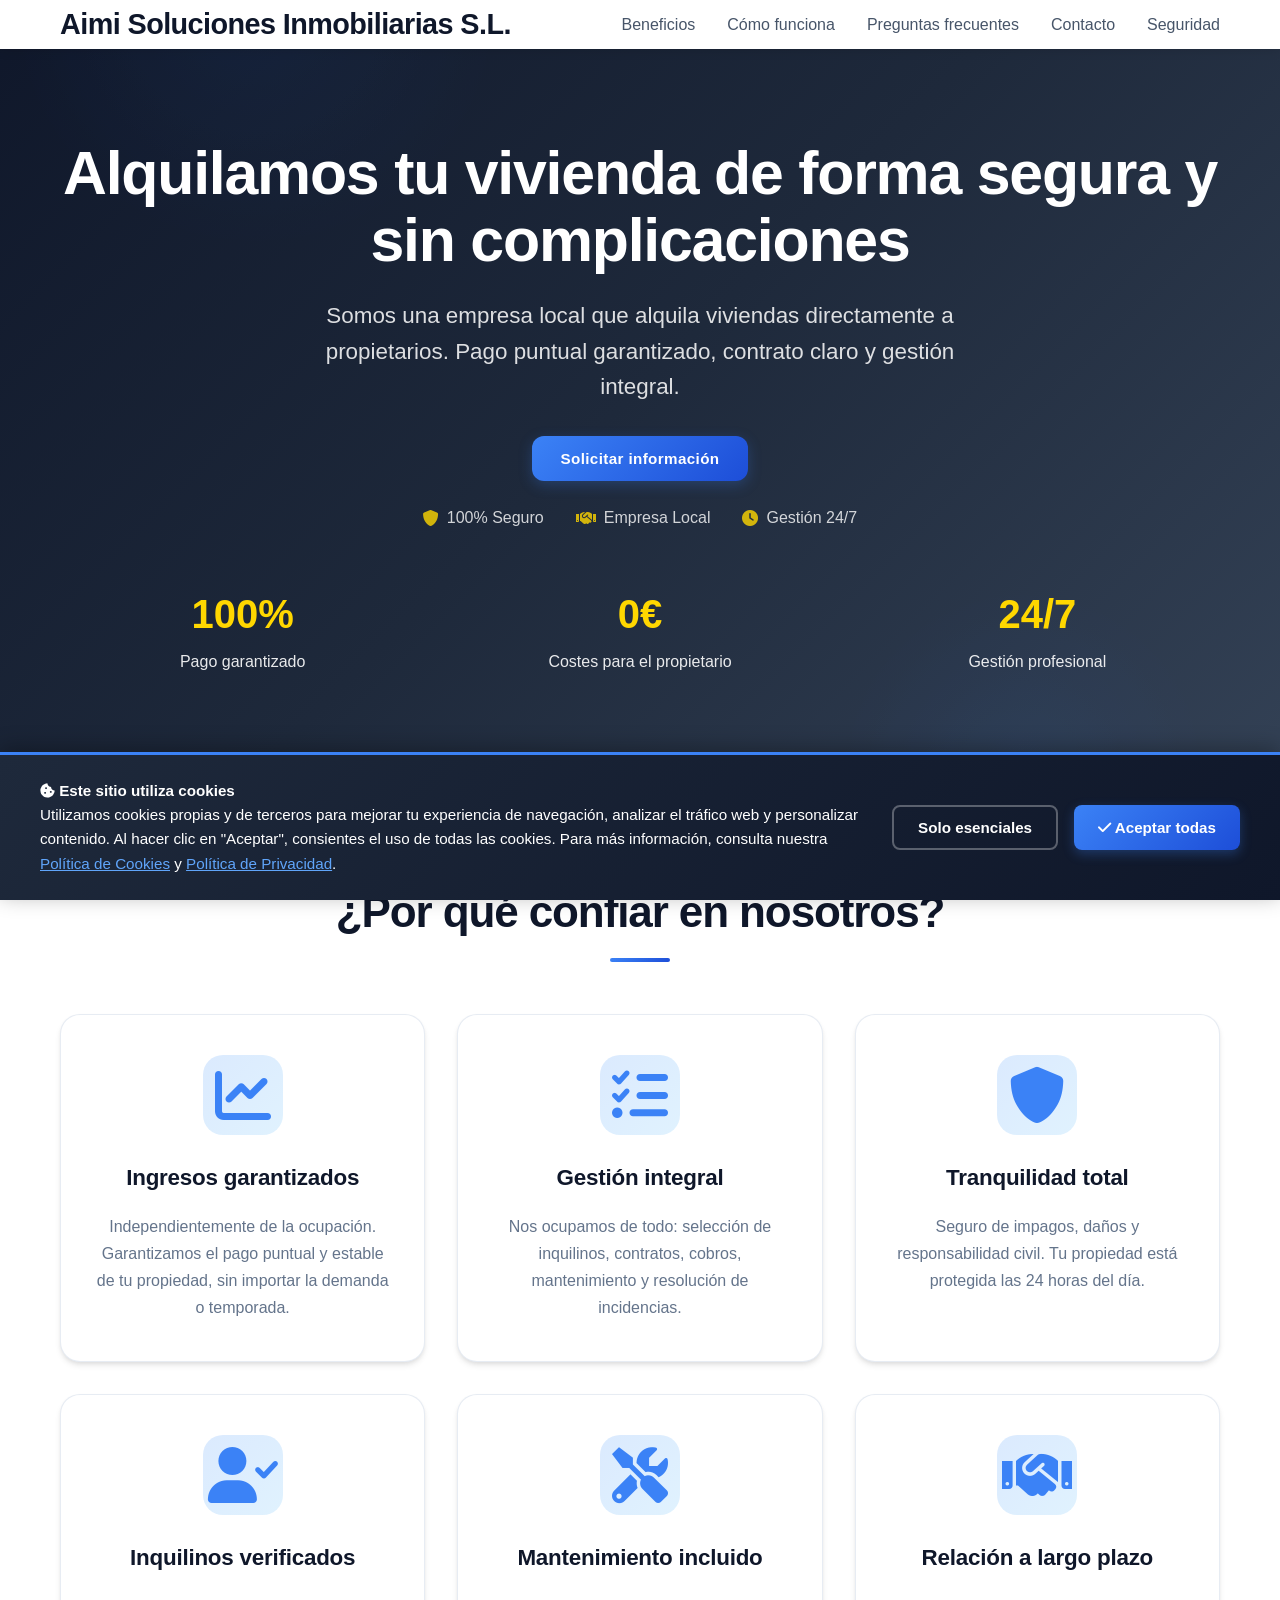
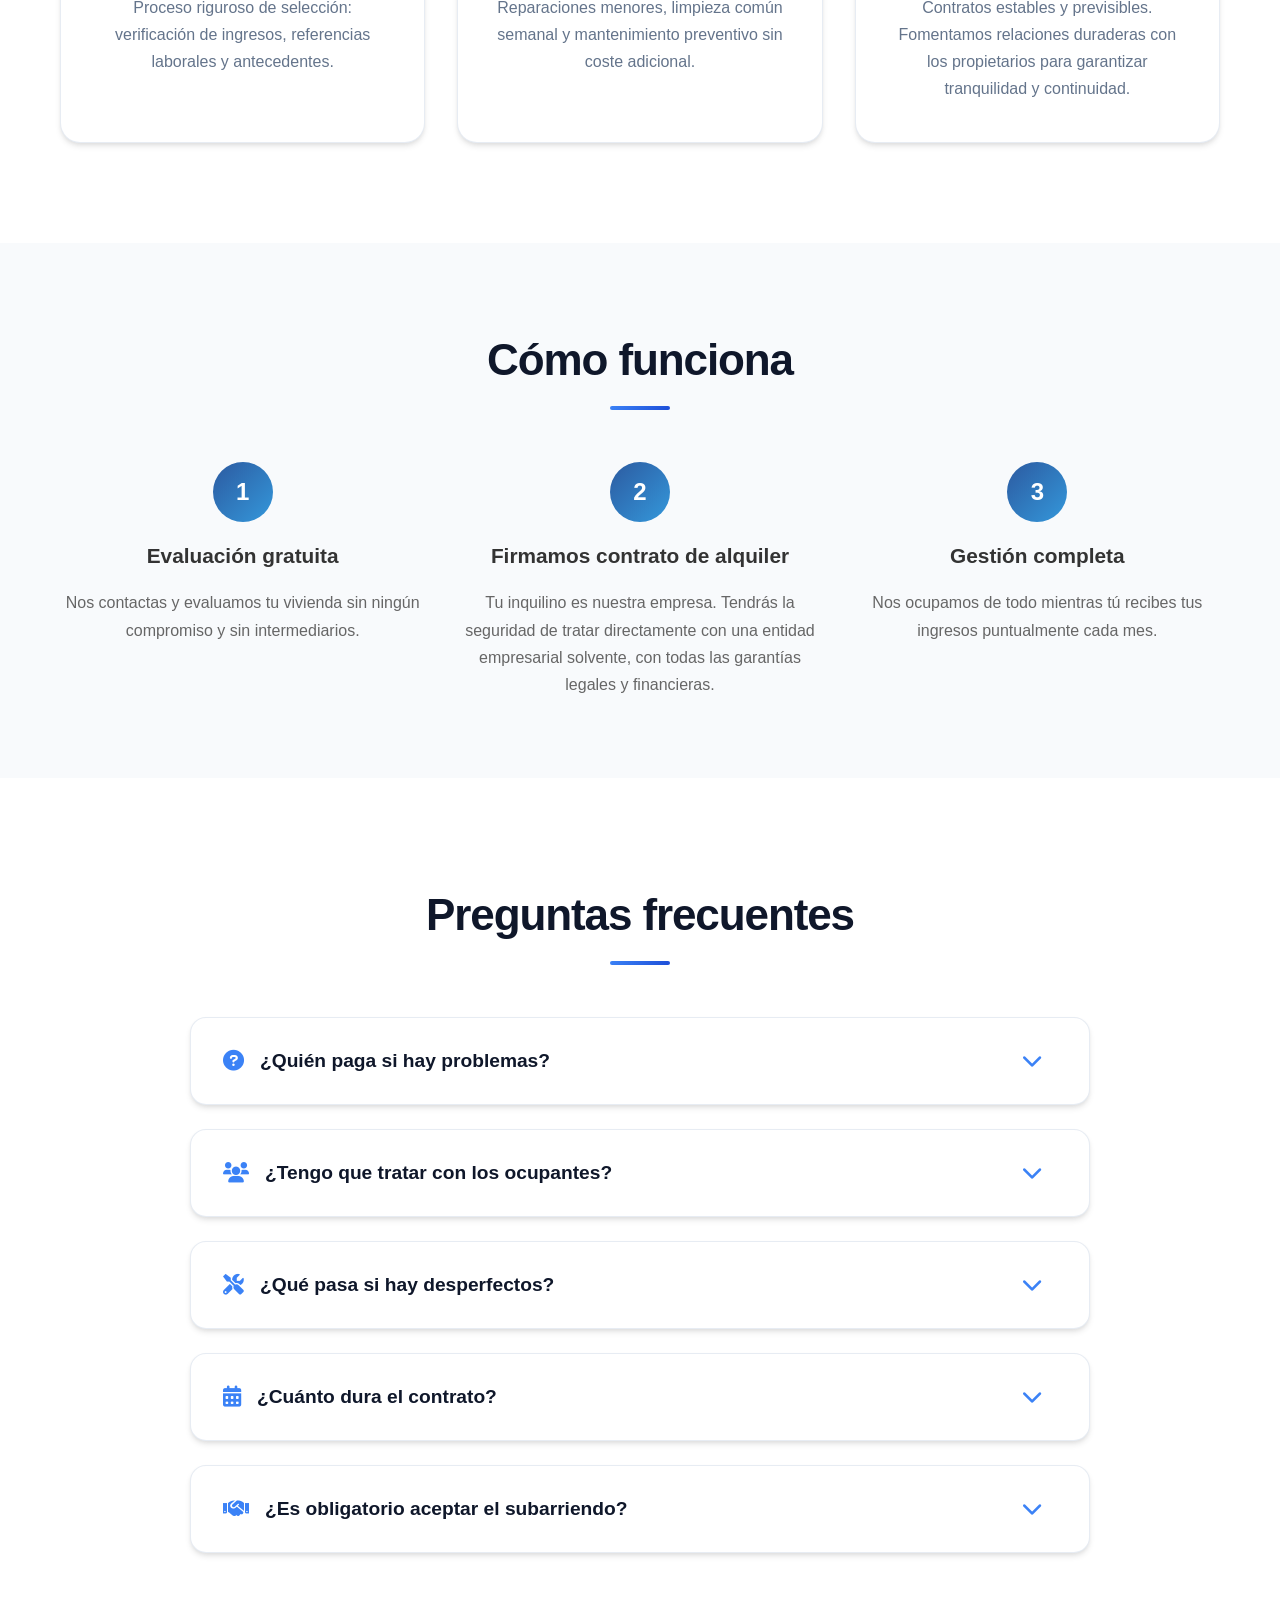
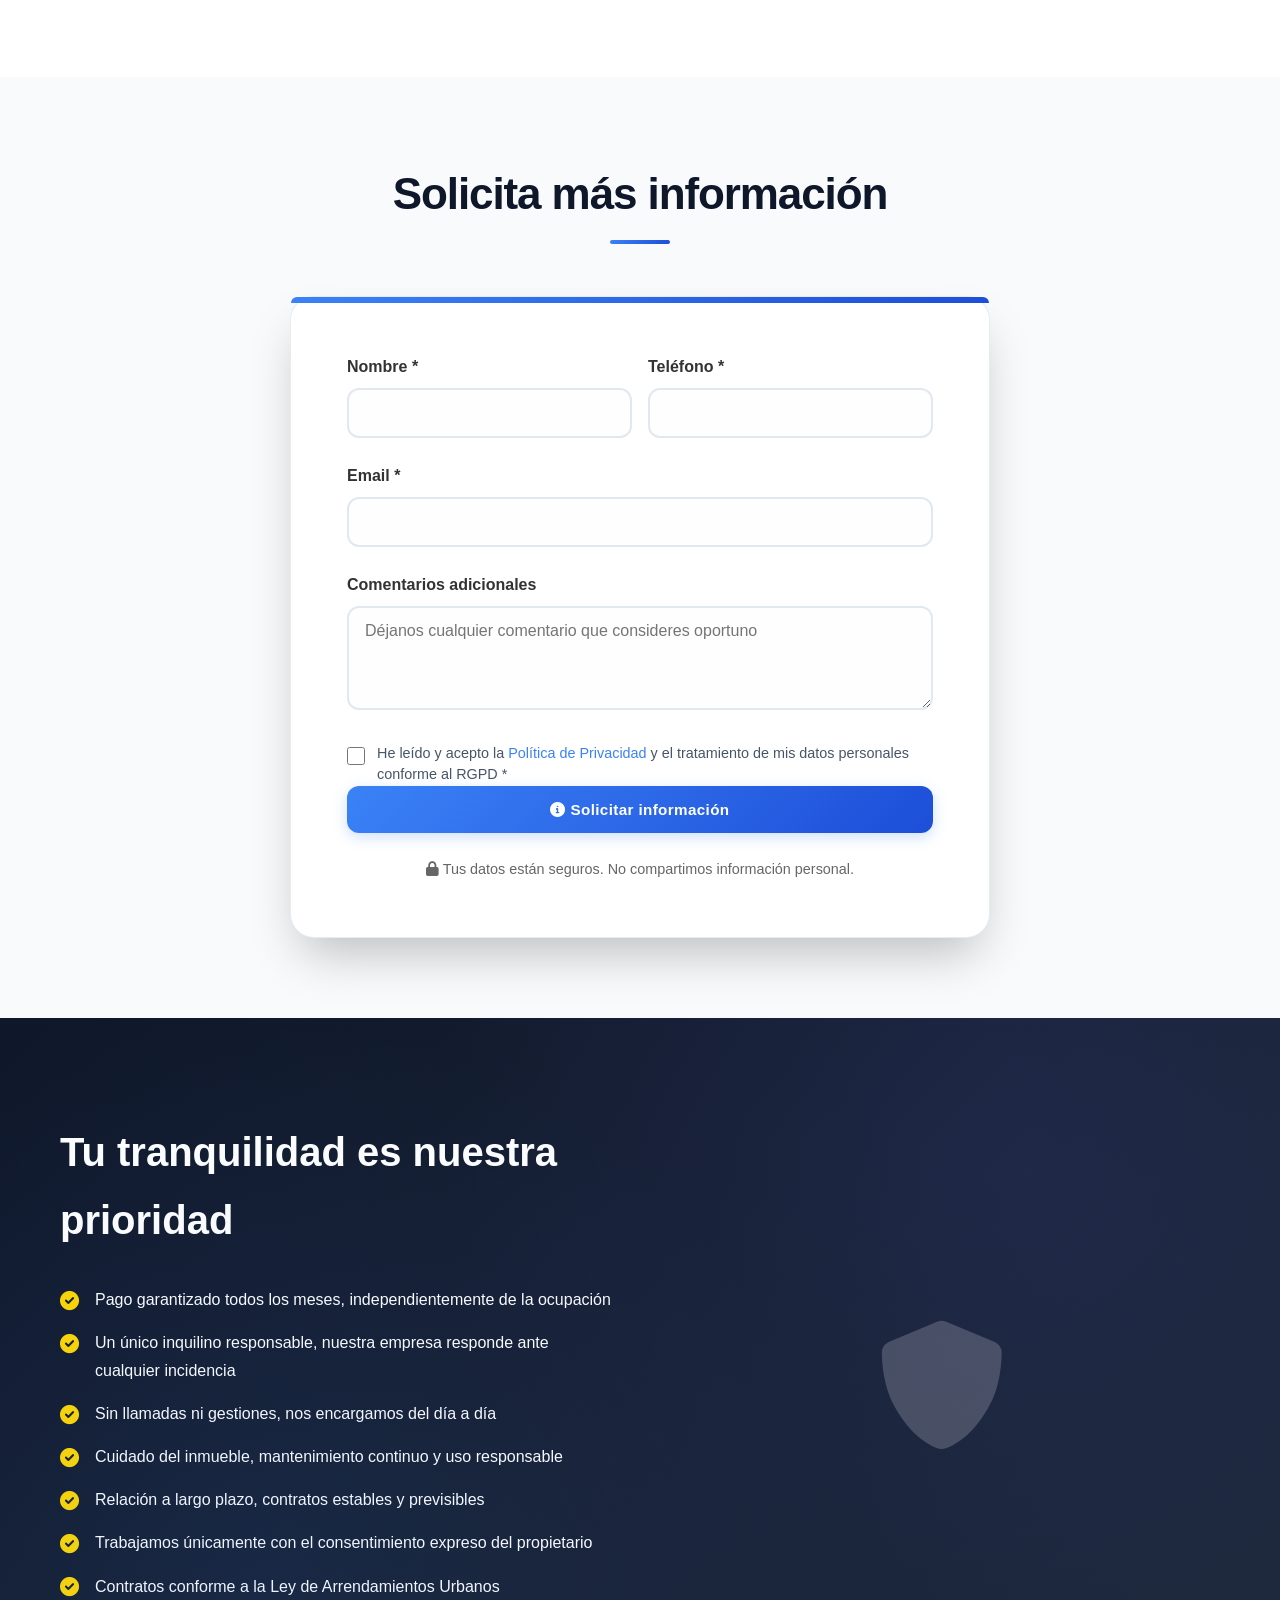
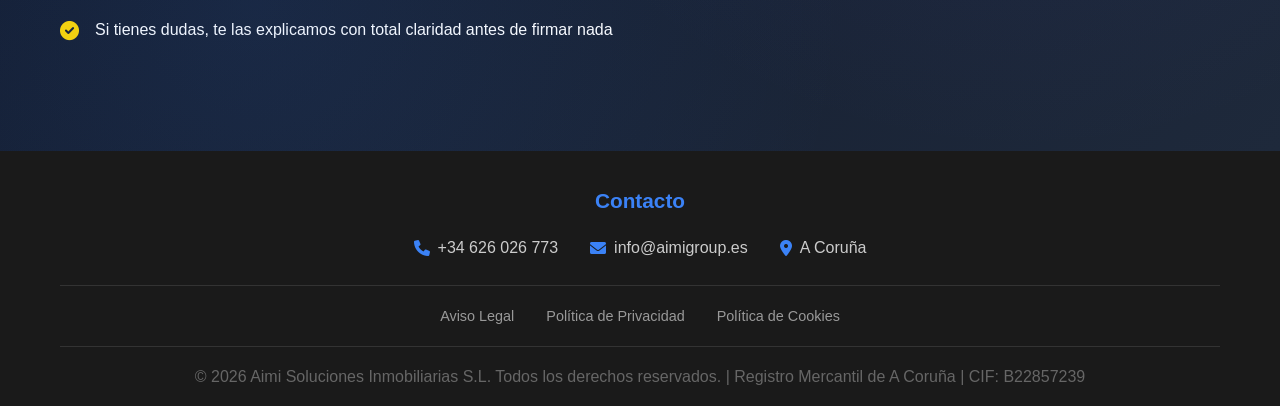
<file: landing-propietarios.html>
<!DOCTYPE html>
<html lang="es">
<head>
    <meta charset="UTF-8">
    <meta name="viewport" content="width=device-width, initial-scale=1.0">
    <title>Aimi Soluciones Inmobiliarias S.L. - Alquilamos tu vivienda de forma segura</title>
    
    <!-- SEO Meta Tags -->
    <meta name="description" content="Alquilamos tu vivienda directamente como empresa inquilina. Pago garantizado todos los meses, gestión integral sin preocupaciones. Empresa local en A Coruña con contratos según LAU.">
    <meta name="keywords" content="alquiler vivienda, empresa inquilina, alquiler seguro, gestión integral inmuebles, pago garantizado, A Coruña, Aimi Soluciones Inmobiliarias S.L., arrendamiento empresarial">
    <meta name="author" content="Aimi Soluciones Inmobiliarias S.L.">
    <meta name="robots" content="index, follow">
    <link rel="canonical" href="https://jaeirasnieto.github.io/landingPagePropietarios/landing-propietarios.html">
    
    <!-- Open Graph / Facebook -->
    <meta property="og:type" content="website">
    <meta property="og:url" content="https://jaeirasnieto.github.io/landingPagePropietarios/landing-propietarios.html">
    <meta property="og:title" content="Aimi Soluciones Inmobiliarias S.L. - Alquilamos tu vivienda de forma segura">
    <meta property="og:description" content="Alquilamos tu vivienda directamente como empresa inquilina. Pago garantizado todos los meses, gestión integral sin preocupaciones.">
    <meta property="og:image" content="https://jaeirasnieto.github.io/landingPagePropietarios/images/og-image.jpg">
    <meta property="og:locale" content="es_ES">
    <meta property="og:site_name" content="Aimi Soluciones Inmobiliarias S.L.">
    
    <!-- Twitter Card -->
    <meta name="twitter:card" content="summary_large_image">
    <meta name="twitter:url" content="https://jaeirasnieto.github.io/landingPagePropietarios/landing-propietarios.html">
    <meta name="twitter:title" content="Aimi Soluciones Inmobiliarias S.L. - Alquilamos tu vivienda de forma segura">
    <meta name="twitter:description" content="Alquilamos tu vivienda directamente como empresa inquilina. Pago garantizado todos los meses, gestión integral sin preocupaciones.">
    <meta name="twitter:image" content="https://jaeirasnieto.github.io/landingPagePropietarios/images/og-image.jpg">
    
    <!-- Additional SEO -->
    <meta name="geo.region" content="ES-C">
    <meta name="geo.placename" content="A Coruña">
    <meta name="geo.position" content="43.369578;-8.419007">
    
    <!-- Performance: Preconnect to external domains -->
    <link rel="preconnect" href="https://fonts.googleapis.com">
    <link rel="preconnect" href="https://fonts.gstatic.com" crossorigin>
    <link rel="preconnect" href="https://cdnjs.cloudflare.com">
    <link rel="dns-prefetch" href="https://www.googletagmanager.com">
    <link rel="dns-prefetch" href="https://www.google-analytics.com">
    
    <!-- Favicon -->
    <link rel="icon" type="image/svg+xml" href="favicon.svg">
    <link rel="icon" type="image/png" sizes="32x32" href="favicon-32x32.png">
    <link rel="icon" type="image/png" sizes="16x16" href="favicon-16x16.png">
    <link rel="apple-touch-icon" sizes="180x180" href="apple-touch-icon.png">
    <link rel="manifest" href="site.webmanifest">
    <meta name="theme-color" content="#3b82f6">
    
    <!-- Google Analytics 4 -->
    <script async src="https://www.googletagmanager.com/gtag/js?id=G-XXXXXXXXXX"></script>
    <script>
        window.dataLayer = window.dataLayer || [];
        function gtag(){dataLayer.push(arguments);}
        gtag('js', new Date());
        gtag('config', 'G-XXXXXXXXXX', {
            'page_title': 'Landing Propietarios',
            'send_page_view': true
        });
        
        // Eventos personalizados para tracking
        function trackEvent(category, action, label) {
            gtag('event', action, {
                'event_category': category,
                'event_label': label
            });
        }
    </script>
    
    <!-- JSON-LD Structured Data -->
    <script type="application/ld+json">
    {
        "@context": "https://schema.org",
        "@graph": [
            {
                "@type": "RealEstateAgent",
                "@id": "https://jaeirasnieto.github.io/landingPagePropietarios/#organization",
                "name": "Aimi Soluciones Inmobiliarias S.L.",
                "legalName": "Aimi Soluciones Inmobiliarias S.L.",
                "description": "Empresa de gestión inmobiliaria especializada en alquiler de viviendas con pago garantizado y gestión integral para propietarios en A Coruña.",
                "url": "https://jaeirasnieto.github.io/landingPagePropietarios/landing-propietarios.html",
                "logo": "https://jaeirasnieto.github.io/landingPagePropietarios/favicon.svg",
                "image": "https://jaeirasnieto.github.io/landingPagePropietarios/images/og-image.jpg",
                "address": {
                    "@type": "PostalAddress",
                    "addressLocality": "A Coruña",
                    "addressRegion": "Galicia",
                    "addressCountry": "ES"
                },
                "contactPoint": {
                    "@type": "ContactPoint",
                    "telephone": "+34-626026773",
                    "contactType": "customer service",
                    "areaServed": "ES",
                    "availableLanguage": ["Spanish"]
                },
                "sameAs": [
                    "https://jaeirasnieto.github.io/landingPagePropietarios/"
                ],
                "priceRange": "€€"
            },
            {
                "@type": "WebPage",
                "@id": "https://jaeirasnieto.github.io/landingPagePropietarios/landing-propietarios.html#webpage",
                "url": "https://jaeirasnieto.github.io/landingPagePropietarios/landing-propietarios.html",
                "name": "Aimi Soluciones Inmobiliarias S.L. - Alquilamos tu vivienda de forma segura",
                "description": "Alquilamos tu vivienda directamente como empresa inquilina. Pago garantizado todos los meses, gestión integral sin preocupaciones.",
                "publisher": {
                    "@id": "https://jaeirasnieto.github.io/landingPagePropietarios/#organization"
                },
                "inLanguage": "es-ES"
            },
            {
                "@type": "Service",
                "@id": "https://jaeirasnieto.github.io/landingPagePropietarios/#service",
                "serviceType": "Gestión de Alquiler de Viviendas",
                "provider": {
                    "@id": "https://jaeirasnieto.github.io/landingPagePropietarios/#organization"
                },
                "areaServed": {
                    "@type": "City",
                    "name": "A Coruña"
                },
                "description": "Servicio de alquiler de viviendas con empresa inquilina, gestión integral, pago garantizado y mantenimiento incluido.",
                "offers": {
                    "@type": "Offer",
                    "availability": "https://schema.org/InStock",
                    "priceSpecification": {
                        "@type": "PriceSpecification",
                        "priceCurrency": "EUR"
                    }
                },
                "hasOfferCatalog": {
                    "@type": "OfferCatalog",
                    "name": "Servicios de Gestión Inmobiliaria",
                    "itemListElement": [
                        {
                            "@type": "Offer",
                            "itemOffered": {
                                "@type": "Service",
                                "name": "Pago Garantizado Mensual",
                                "description": "Garantizamos el pago mensual independientemente de la ocupación"
                            }
                        },
                        {
                            "@type": "Offer",
                            "itemOffered": {
                                "@type": "Service",
                                "name": "Gestión Integral de Vivienda",
                                "description": "Nos ocupamos de selección de inquilinos, contratos, cobros y mantenimiento"
                            }
                        },
                        {
                            "@type": "Offer",
                            "itemOffered": {
                                "@type": "Service",
                                "name": "Mantenimiento Incluido",
                                "description": "Reparaciones menores y mantenimiento preventivo sin coste adicional"
                            }
                        }
                    ]
                }
            },
            {
                "@type": "FAQPage",
                "@id": "https://jaeirasnieto.github.io/landingPagePropietarios/landing-propietarios.html#faq",
                "mainEntity": [
                    {
                        "@type": "Question",
                        "name": "¿Quién paga si hay problemas?",
                        "acceptedAnswer": {
                            "@type": "Answer",
                            "text": "Nosotros. Usted cobra siempre lo acordado."
                        }
                    },
                    {
                        "@type": "Question",
                        "name": "¿Tengo que tratar con los ocupantes?",
                        "acceptedAnswer": {
                            "@type": "Answer",
                            "text": "No. Su relación es únicamente con nuestra empresa."
                        }
                    },
                    {
                        "@type": "Question",
                        "name": "¿Qué pasa si hay desperfectos?",
                        "acceptedAnswer": {
                            "@type": "Answer",
                            "text": "Nos responsabilizamos del mantenimiento y devolvemos el piso en condiciones acordadas."
                        }
                    },
                    {
                        "@type": "Question",
                        "name": "¿Cuánto dura el contrato?",
                        "acceptedAnswer": {
                            "@type": "Answer",
                            "text": "Buscamos relaciones estables, normalmente a medio-largo plazo."
                        }
                    },
                    {
                        "@type": "Question",
                        "name": "¿Es obligatorio aceptar el subarriendo?",
                        "acceptedAnswer": {
                            "@type": "Answer",
                            "text": "Solo trabajamos con consentimiento claro y por escrito."
                        }
                    }
                ]
            }
        ]
    }
    </script>
    
    <link href="https://cdnjs.cloudflare.com/ajax/libs/font-awesome/6.0.0/css/all.min.css" rel="stylesheet">
    <style>
        * {
            margin: 0;
            padding: 0;
            box-sizing: border-box;
        }

        @import url('https://fonts.googleapis.com/css2?family=Inter:wght@300;400;500;600;700&display=swap');
        
        body {
            font-family: 'Inter', -apple-system, BlinkMacSystemFont, 'Segoe UI', Roboto, sans-serif;
            line-height: 1.7;
            color: #1a1a1a;
            font-weight: 400;
        }

        .container {
            max-width: 1200px;
            margin: 0 auto;
            padding: 0 20px;
        }

        /* Header */
        header {
            background: #fff;
            box-shadow: 0 2px 10px rgba(0,0,0,0.1);
            position: fixed;
            width: 100%;
            top: 0;
            z-index: 1000;
        }

        nav {
            display: flex;
            justify-content: space-between;
            align-items: center;
            padding: 1rem 0;
        }

        .logo {
            font-size: 1.8rem;
            font-weight: 700;
            color: #0f172a;
            letter-spacing: -0.02em;
        }
        
        .logo i {
            color: #3b82f6;
            margin-right: 0.5rem;
        }

        .nav-links {
            display: flex;
            list-style: none;
            gap: 2rem;
            margin-left: 3rem;
        }

        .nav-links a {
            text-decoration: none;
            color: #475569;
            font-weight: 500;
            transition: all 0.3s ease;
            position: relative;
        }

        .nav-links a:hover {
            color: #3b82f6;
        }
        
        .nav-links a::after {
            content: '';
            position: absolute;
            width: 0;
            height: 2px;
            bottom: -5px;
            left: 50%;
            background: #3b82f6;
            transition: all 0.3s ease;
            transform: translateX(-50%);
        }
        
        .nav-links a:hover::after {
            width: 100%;
        }

        .cta-button {
            background: linear-gradient(135deg, #3b82f6, #1d4ed8);
            color: white;
            padding: 14px 28px;
            border: none;
            border-radius: 12px;
            text-decoration: none;
            font-weight: 600;
            font-size: 0.95rem;
            letter-spacing: 0.025em;
            transition: all 0.3s cubic-bezier(0.4, 0, 0.2, 1);
            cursor: pointer;
            box-shadow: 0 4px 14px 0 rgba(59, 130, 246, 0.25);
            position: relative;
            z-index: 1;
        }

        .cta-button:hover {
            transform: translateY(-1px);
            box-shadow: 0 10px 25px -5px rgba(59, 130, 246, 0.4);
            background: linear-gradient(135deg, #1d4ed8, #1e40af);
        }

        /* Hero Section */
        .hero {
            background: linear-gradient(135deg, #0f172a 0%, #1e293b 50%, #334155 100%);
            position: relative;
            color: white;
            padding: 140px 0 100px;
            text-align: center;
            overflow: hidden;
        }
        
        .hero::before {
            content: '';
            position: absolute;
            top: 0;
            left: 0;
            right: 0;
            bottom: 0;
            background: url('data:image/svg+xml,<svg xmlns="http://www.w3.org/2000/svg" viewBox="0 0 1000 1000"><defs><radialGradient id="a" cx=".5" cy=".5" r=".5"><stop offset="0%" stop-color="%233b82f6" stop-opacity=".1"/><stop offset="100%" stop-color="%233b82f6" stop-opacity="0"/></radialGradient></defs><circle cx="200" cy="200" r="200" fill="url(%23a)"/><circle cx="800" cy="800" r="150" fill="url(%23a)"/></svg>') no-repeat center;
            background-size: cover;
            opacity: 0.6;
            z-index: 0;
        }

        .hero h1 {
            font-size: 3.8rem;
            margin-bottom: 1.5rem;
            font-weight: 700;
            letter-spacing: -0.02em;
            line-height: 1.1;
            position: relative;
            z-index: 1;
        }

        .hero p {
            font-size: 1.4rem;
            margin-bottom: 2.5rem;
            opacity: 0.85;
            max-width: 640px;
            margin-left: auto;
            margin-right: auto;
            font-weight: 300;
            line-height: 1.6;
            position: relative;
            z-index: 1;
        }

        .hero-stats {
            display: grid;
            grid-template-columns: repeat(auto-fit, minmax(200px, 1fr));
            gap: 2rem;
            margin-top: 3rem;
            position: relative;
            z-index: 1;
        }

        .stat-item {
            text-align: center;
        }

        .stat-number {
            font-size: 2.5rem;
            font-weight: bold;
            display: block;
            color: #ffd700;
        }

        .stat-label {
            font-size: 1rem;
            opacity: 0.9;
        }

        /* Benefits Section */
        .benefits {
            padding: 100px 0;
            background: #ffffff;
        }

        .section-title {
            text-align: center;
            font-size: 2.75rem;
            margin-bottom: 4rem;
            color: #0f172a;
            font-weight: 700;
            letter-spacing: -0.025em;
            position: relative;
        }
        
        .section-title::after {
            content: '';
            position: absolute;
            bottom: -12px;
            left: 50%;
            transform: translateX(-50%);
            width: 60px;
            height: 4px;
            background: linear-gradient(135deg, #3b82f6, #1d4ed8);
            border-radius: 2px;
        }

        .benefits-grid {
            display: grid;
            grid-template-columns: repeat(auto-fit, minmax(300px, 1fr));
            gap: 2rem;
        }

        .benefit-card {
            background: white;
            padding: 2.5rem 2rem;
            border-radius: 20px;
            box-shadow: 0 4px 6px -1px rgba(0, 0, 0, 0.1), 0 2px 4px -1px rgba(0, 0, 0, 0.06);
            text-align: center;
            transition: all 0.3s cubic-bezier(0.4, 0, 0.2, 1);
            border: 1px solid rgba(226, 232, 240, 0.8);
            position: relative;
            overflow: hidden;
        }
        
        .benefit-card::before {
            content: '';
            position: absolute;
            top: 0;
            left: 0;
            right: 0;
            height: 4px;
            background: linear-gradient(135deg, #3b82f6, #1d4ed8);
            transform: translateY(-4px);
            transition: transform 0.3s ease;
        }

        .benefit-card:hover {
            transform: translateY(-8px);
            box-shadow: 0 20px 25px -5px rgba(0, 0, 0, 0.1), 0 10px 10px -5px rgba(0, 0, 0, 0.04);
        }
        
        .benefit-card:hover::before {
            transform: translateY(0);
        }

        .benefit-icon {
            font-size: 3.5rem;
            color: #3b82f6;
            margin-bottom: 1.5rem;
            background: linear-gradient(135deg, #dbeafe, #e0f2fe);
            width: 80px;
            height: 80px;
            border-radius: 20px;
            display: flex;
            align-items: center;
            justify-content: center;
            margin: 0 auto 1.5rem;
            transition: all 0.3s ease;
        }
        
        .benefit-card:hover .benefit-icon {
            transform: scale(1.1);
            background: linear-gradient(135deg, #bfdbfe, #bae6fd);
        }

        .benefit-card h3 {
            font-size: 1.4rem;
            margin-bottom: 1rem;
            color: #0f172a;
            font-weight: 600;
            letter-spacing: -0.01em;
        }

        .benefit-card p {
            color: #64748b;
            line-height: 1.7;
            font-weight: 400;
        }

        /* How it works */
        .how-it-works {
            padding: 80px 0;
            background: #f8fafc;
        }

        .steps {
            display: grid;
            grid-template-columns: repeat(auto-fit, minmax(250px, 1fr));
            gap: 2rem;
            margin-top: 3rem;
        }

        .step {
            text-align: center;
            position: relative;
        }

        .step-number {
            background: linear-gradient(135deg, #2c5aa0, #3498db);
            color: white;
            width: 60px;
            height: 60px;
            border-radius: 50%;
            display: flex;
            align-items: center;
            justify-content: center;
            font-size: 1.5rem;
            font-weight: bold;
            margin: 0 auto 1rem;
        }

        .step h3 {
            font-size: 1.3rem;
            margin-bottom: 1rem;
            color: #333;
        }

        .step p {
            color: #666;
        }

        /* Security Section */
        .security {
            padding: 100px 0;
            background: linear-gradient(135deg, #0f172a 0%, #1e293b 100%);
            color: white;
            position: relative;
        }
        
        .security::before {
            content: '';
            position: absolute;
            top: 0;
            left: 0;
            right: 0;
            bottom: 0;
            background: radial-gradient(circle at 20% 80%, rgba(59, 130, 246, 0.1) 0%, transparent 50%),
                        radial-gradient(circle at 80% 20%, rgba(99, 102, 241, 0.1) 0%, transparent 50%);
        }

        .security-content {
            display: grid;
            grid-template-columns: 1fr 1fr;
            gap: 3rem;
            align-items: center;
        }

        .security-text h2 {
            font-size: 2.5rem;
            margin-bottom: 1.5rem;
        }

        .security-features {
            list-style: none;
        }

        .security-features li {
            padding: 0.5rem 0;
            display: flex;
            align-items: flex-start;
        }

        .security-features i {
            color: #ffd700;
            margin-right: 1rem;
            font-size: 1.2rem;
            margin-top: 0.3rem;
        }

        .security-image {
            text-align: center;
        }

        .security-image i {
            font-size: 8rem;
            color: rgba(255,255,255,0.2);
        }

        /* FAQ Section */
        .faq {
            padding: 100px 0;
            background: #ffffff;
        }

        .faq-container {
            max-width: 900px;
            margin: 0 auto;
        }

        .faq-item {
            background: white;
            border-radius: 16px;
            margin-bottom: 1.5rem;
            box-shadow: 0 4px 6px -1px rgba(0, 0, 0, 0.1), 0 2px 4px -1px rgba(0, 0, 0, 0.06);
            border: 1px solid rgba(226, 232, 240, 0.8);
            overflow: hidden;
            transition: all 0.3s ease;
        }

        .faq-item:hover {
            box-shadow: 0 10px 25px -3px rgba(0, 0, 0, 0.1), 0 4px 6px -2px rgba(0, 0, 0, 0.05);
        }

        .faq-item.active {
            transform: translateY(-2px);
        }

        .faq-question {
            width: 100%;
            padding: 2rem;
            font-size: 1.2rem;
            font-weight: 600;
            color: #0f172a;
            border: none;
            background: transparent;
            display: flex;
            align-items: center;
            justify-content: space-between;
            cursor: pointer;
            transition: all 0.3s ease;
            text-align: left;
        }

        .faq-question:hover {
            background: rgba(59, 130, 246, 0.02);
        }

        .faq-question-content {
            display: flex;
            align-items: center;
            flex: 1;
        }

        .faq-question i {
            color: #3b82f6;
            margin-right: 1rem;
            font-size: 1.3rem;
        }

        .faq-toggle {
            font-size: 1.5rem;
            color: #3b82f6;
            transition: transform 0.3s ease;
            flex-shrink: 0;
            margin-left: 1rem;
        }

        .faq-item.active .faq-toggle {
            transform: rotate(180deg);
        }

        .faq-answer {
            max-height: 0;
            overflow: hidden;
            transition: max-height 0.4s ease, padding 0.4s ease;
            padding: 0 2rem;
            color: #475569;
            font-size: 1.1rem;
            line-height: 1.7;
            font-weight: 500;
        }

        .faq-item.active .faq-answer {
            max-height: 500px;
            padding: 0 2rem 2rem;
            border-top: 1px solid rgba(226, 232, 240, 0.5);
        }

        /* Contact Section */
        .contact {
            padding: 80px 0;
            background: #f8fafc;
        }

        .contact-form {
            max-width: 700px;
            margin: 0 auto;
            background: white;
            padding: 3.5rem;
            border-radius: 24px;
            box-shadow: 0 25px 50px -12px rgba(0, 0, 0, 0.25);
            border: 1px solid rgba(226, 232, 240, 0.8);
            position: relative;
        }
        
        .contact-form::before {
            content: '';
            position: absolute;
            top: 0;
            left: 0;
            right: 0;
            height: 6px;
            background: linear-gradient(135deg, #3b82f6, #1d4ed8);
            border-radius: 24px 24px 0 0;
        }

        .form-group {
            margin-bottom: 1.5rem;
        }

        .form-group label {
            display: block;
            margin-bottom: 0.5rem;
            font-weight: 600;
            color: #333;
        }

        .form-group input,
        .form-group textarea,
        .form-group select {
            width: 100%;
            padding: 14px 16px;
            border: 2px solid #e2e8f0;
            border-radius: 12px;
            font-size: 1rem;
            font-family: inherit;
            background: #fefefe;
            transition: all 0.3s cubic-bezier(0.4, 0, 0.2, 1);
        }

        .form-group input:focus,
        .form-group textarea:focus,
        .form-group select:focus {
            outline: none;
            border-color: #3b82f6;
            background: white;
            box-shadow: 0 0 0 3px rgba(59, 130, 246, 0.1);
            transform: translateY(-1px);
        }

        .form-row {
            display: grid;
            grid-template-columns: 1fr 1fr;
            gap: 1rem;
        }

        /* Footer */
        footer {
            background: #1a1a1a;
            color: white;
            padding: 2rem 0 1rem;
        }

        .footer-content {
            text-align: center;
            margin-bottom: 1.5rem;
        }

        .footer-section h3 {
            margin-bottom: 1rem;
            color: #3b82f6;
            font-size: 1.3rem;
        }

        .footer-section ul {
            list-style: none;
            display: flex;
            justify-content: center;
            flex-wrap: wrap;
            gap: 2rem;
        }

        .footer-section ul li {
            display: flex;
            align-items: center;
            color: #ccc;
        }

        .footer-section ul li i {
            margin-right: 0.5rem;
            color: #3b82f6;
        }

        .footer-section ul li a {
            color: #ccc;
            text-decoration: none;
            transition: color 0.3s;
        }

        .footer-section ul li a:hover {
            color: white;
        }

        .footer-bottom {
            border-top: 1px solid #333;
            padding-top: 1rem;
            text-align: center;
            color: #666;
        }

        /* Responsive */
        @media (min-width: 769px) {
            .hamburger {
                display: none !important;
            }

            .nav-links {
                display: flex !important;
                position: static !important;
                flex-direction: row !important;
                width: auto !important;
                box-shadow: none !important;
                padding: 0 !important;
            }
        }

        @media (max-width: 768px) {
            .hamburger {
                display: flex !important;
            }

            .nav-links {
                position: fixed;
                left: -100%;
                top: 70px;
                flex-direction: column;
                background-color: #fff;
                width: 100%;
                text-align: center;
                transition: 0.3s;
                box-shadow: 0 10px 27px rgba(0, 0, 0, 0.05);
                padding: 2rem 0;
                gap: 0;
                z-index: 999;
                margin-left: 0;
            }

            .nav-links.active {
                left: 0;
            }

            .nav-links li {
                margin: 1rem 0;
            }

            .nav-links a {
                font-size: 1.2rem;
            }

            .hero h1 {
                font-size: 2.5rem;
            }

            .hero p {
                font-size: 1.1rem;
            }

            .security {
                padding: 60px 0;
            }

            .security-content {
                grid-template-columns: 1fr;
            }

            .security-text {
                text-align: left;
            }

            .form-row {
                grid-template-columns: 1fr;
            }

            .hero-stats {
                grid-template-columns: 1fr;
                gap: 1rem;
            }

            .trust-badges {
                flex-direction: column;
                gap: 1rem;
            }

            .trust-badge {
                font-size: 0.9rem;
            }
        }

        /* Animations */
        @keyframes fadeInUp {
            from {
                opacity: 0;
                transform: translateY(30px);
            }
            to {
                opacity: 1;
                transform: translateY(0);
            }
        }

        .fade-in-up {
            animation: fadeInUp 0.6s ease-out;
        }

        /* Trust badges */
        .trust-badges {
            display: flex;
            justify-content: center;
            align-items: center;
            gap: 2rem;
            margin-top: 2rem;
            opacity: 0.8;
            position: relative;
            z-index: 1;
        }

        .trust-badge {
            display: flex;
            align-items: center;
            gap: 0.5rem;
            color: white;
        }

        .trust-badge i {
            color: #ffd700;
        }

        /* Hamburger Menu */
        .hamburger {
            display: none;
            flex-direction: column;
            cursor: pointer;
            padding: 0.5rem;
            z-index: 1001;
        }

        .hamburger span {
            width: 25px;
            height: 3px;
            background-color: #0f172a;
            margin: 3px 0;
            transition: 0.3s;
            border-radius: 3px;
        }

        .hamburger.active span:nth-child(1) {
            transform: rotate(-45deg) translate(-5px, 6px);
        }

        .hamburger.active span:nth-child(2) {
            opacity: 0;
        }

        .hamburger.active span:nth-child(3) {
            transform: rotate(45deg) translate(-5px, -6px);
        }

        /* Success Modal */
        .modal-overlay {
            display: none;
            position: fixed;
            top: 0;
            left: 0;
            width: 100%;
            height: 100%;
            background: rgba(0, 0, 0, 0.6);
            backdrop-filter: blur(4px);
            z-index: 10000;
            animation: fadeIn 0.3s ease;
        }

        .modal-overlay.active {
            display: flex;
            justify-content: center;
            align-items: center;
        }

        .modal-content {
            background: white;
            border-radius: 24px;
            padding: 3rem;
            max-width: 500px;
            width: 90%;
            text-align: center;
            box-shadow: 0 25px 50px -12px rgba(0, 0, 0, 0.4);
            animation: slideUp 0.4s ease;
            position: relative;
        }

        .modal-icon {
            width: 80px;
            height: 80px;
            background: linear-gradient(135deg, #22c55e, #16a34a);
            border-radius: 50%;
            display: flex;
            align-items: center;
            justify-content: center;
            margin: 0 auto 1.5rem;
            animation: scaleIn 0.5s ease 0.2s backwards;
        }

        .modal-icon i {
            font-size: 2.5rem;
            color: white;
        }

        .modal-title {
            font-size: 1.8rem;
            font-weight: 700;
            color: #0f172a;
            margin-bottom: 1rem;
        }

        .modal-message {
            font-size: 1.1rem;
            color: #64748b;
            line-height: 1.6;
            margin-bottom: 2rem;
        }

        .modal-button {
            background: linear-gradient(135deg, #3b82f6, #1d4ed8);
            color: white;
            padding: 14px 32px;
            border: none;
            border-radius: 12px;
            font-weight: 600;
            font-size: 1rem;
            cursor: pointer;
            transition: all 0.3s ease;
            box-shadow: 0 4px 14px 0 rgba(59, 130, 246, 0.25);
        }

        .modal-button:hover {
            transform: translateY(-2px);
            box-shadow: 0 10px 25px -5px rgba(59, 130, 246, 0.4);
        }

        @keyframes fadeIn {
            from { opacity: 0; }
            to { opacity: 1; }
        }

        @keyframes slideUp {
            from {
                opacity: 0;
                transform: translateY(30px);
            }
            to {
                opacity: 1;
                transform: translateY(0);
            }
        }

        @keyframes scaleIn {
            from {
                transform: scale(0);
            }
            to {
                transform: scale(1);
            }
        }

        /* Cookie Banner */
        .cookie-banner {
            position: fixed;
            bottom: 0;
            left: 0;
            right: 0;
            background: linear-gradient(135deg, #1e293b 0%, #0f172a 100%);
            color: white;
            padding: 1.5rem 2rem;
            box-shadow: 0 -4px 20px rgba(0, 0, 0, 0.3);
            z-index: 10000;
            display: none;
            animation: slideUpCookie 0.5s ease;
            border-top: 3px solid #3b82f6;
        }

        .cookie-banner.show {
            display: block;
        }

        .cookie-content {
            max-width: 1200px;
            margin: 0 auto;
            display: flex;
            align-items: center;
            justify-content: space-between;
            gap: 2rem;
            flex-wrap: wrap;
        }

        .cookie-text {
            flex: 1;
            min-width: 250px;
        }

        .cookie-text p {
            margin: 0;
            line-height: 1.6;
            font-size: 0.95rem;
        }

        .cookie-text a {
            color: #60a5fa;
            text-decoration: underline;
            transition: color 0.3s;
        }

        .cookie-text a:hover {
            color: #93c5fd;
        }

        .cookie-buttons {
            display: flex;
            gap: 1rem;
            flex-wrap: wrap;
        }

        .cookie-btn {
            padding: 12px 24px;
            border: none;
            border-radius: 8px;
            font-weight: 600;
            font-size: 0.95rem;
            cursor: pointer;
            transition: all 0.3s ease;
            white-space: nowrap;
        }

        .cookie-btn-accept {
            background: linear-gradient(135deg, #3b82f6, #1d4ed8);
            color: white;
            box-shadow: 0 4px 12px rgba(59, 130, 246, 0.3);
        }

        .cookie-btn-accept:hover {
            transform: translateY(-2px);
            box-shadow: 0 6px 16px rgba(59, 130, 246, 0.4);
        }

        .cookie-btn-reject {
            background: transparent;
            color: white;
            border: 2px solid rgba(255, 255, 255, 0.3);
        }

        .cookie-btn-reject:hover {
            background: rgba(255, 255, 255, 0.1);
            border-color: rgba(255, 255, 255, 0.5);
        }

        @keyframes slideUpCookie {
            from {
                transform: translateY(100%);
                opacity: 0;
            }
            to {
                transform: translateY(0);
                opacity: 1;
            }
        }

        /* Privacy Checkbox */
        .privacy-checkbox {
            display: flex;
            align-items: flex-start;
            gap: 0.75rem;
            margin-top: 1rem;
        }

        .privacy-checkbox input[type="checkbox"] {
            width: auto;
            margin-top: 0.25rem;
            cursor: pointer;
            width: 18px;
            height: 18px;
            flex-shrink: 0;
        }

        .privacy-checkbox label {
            font-size: 0.9rem;
            color: #475569;
            line-height: 1.5;
            cursor: pointer;
            font-weight: 400;
        }

        .privacy-checkbox a {
            color: #3b82f6;
            text-decoration: none;
            font-weight: 500;
        }

        .privacy-checkbox a:hover {
            text-decoration: underline;
        }

        /* Footer Legal Links */
        .footer-legal {
            margin-top: 1.5rem;
            padding-top: 1rem;
            border-top: 1px solid #333;
        }

        .footer-legal ul {
            list-style: none;
            display: flex;
            justify-content: center;
            flex-wrap: wrap;
            gap: 2rem;
            margin-bottom: 1rem;
        }

        .footer-legal ul li a {
            color: #999;
            text-decoration: none;
            font-size: 0.9rem;
            transition: color 0.3s;
        }

        .footer-legal ul li a:hover {
            color: #3b82f6;
        }

        @media (max-width: 768px) {
            .cookie-content {
                flex-direction: column;
                align-items: stretch;
                gap: 1.5rem;
            }

            .cookie-buttons {
                flex-direction: column;
            }

            .cookie-btn {
                width: 100%;
            }

            .footer-legal ul {
                flex-direction: column;
                gap: 0.75rem;
                text-align: center;
            }
        }

        /* WhatsApp Floating Button */
        .whatsapp-float {
            position: fixed;
            bottom: 20px;
            right: 20px;
            width: 60px;
            height: 60px;
            background: #25D366;
            color: white;
            border-radius: 50%;
            display: flex;
            align-items: center;
            justify-content: center;
            font-size: 32px;
            box-shadow: 0 4px 12px rgba(37, 211, 102, 0.4);
            z-index: 9999;
            transition: all 0.3s cubic-bezier(0.4, 0, 0.2, 1);
            text-decoration: none;
            animation: pulse 2s infinite;
        }

        .whatsapp-float:hover {
            transform: scale(1.1);
            box-shadow: 0 6px 20px rgba(37, 211, 102, 0.6);
            background: #128C7E;
        }

        .whatsapp-float i {
            color: white;
        }

        @keyframes pulse {
            0%, 100% {
                box-shadow: 0 4px 12px rgba(37, 211, 102, 0.4);
            }
            50% {
                box-shadow: 0 4px 20px rgba(37, 211, 102, 0.7);
            }
        }

        @media (max-width: 768px) {
            .whatsapp-float {
                bottom: 15px;
                right: 15px;
                width: 55px;
                height: 55px;
                font-size: 28px;
            }
        }
    </style>
</head>
<body>
    <!-- Header -->
    <header>
        <nav class="container">
            <div class="logo">
                Aimi Soluciones Inmobiliarias S.L.
            </div>
            <div class="hamburger">
                <span></span>
                <span></span>
                <span></span>
            </div>
            <ul class="nav-links">
                <li><a href="#beneficios">Beneficios</a></li>
                <li><a href="#como-funciona">Cómo funciona</a></li>
                <li><a href="#faq">Preguntas frecuentes</a></li>
                <li><a href="#contacto">Contacto</a></li>
                <li><a href="#seguridad">Seguridad</a></li>
            </ul>
        </nav>
    </header>

    <!-- Hero Section -->
    <section class="hero">
        <div class="container">
            <h1 class="fade-in-up">Alquilamos tu vivienda de forma segura y sin complicaciones</h1>
            <p class="fade-in-up">Somos una empresa local que alquila viviendas directamente a propietarios. Pago puntual garantizado, contrato claro y gestión integral.</p>
            <a href="#contacto" class="cta-button" onclick="trackEvent('CTA', 'click', 'Hero CTA - Solicitar información')">Solicitar información</a>
            
            <div class="trust-badges">
                <div class="trust-badge">
                    <i class="fas fa-shield-alt"></i>
                    <span>100% Seguro</span>
                </div>
                <div class="trust-badge">
                    <i class="fas fa-handshake"></i>
                    <span>Empresa Local</span>
                </div>
                <div class="trust-badge">
                    <i class="fas fa-clock"></i>
                    <span>Gestión 24/7</span>
                </div>
            </div>

            <div class="hero-stats">
                <div class="stat-item">
                    <span class="stat-number">100%</span>
                    <span class="stat-label">Pago garantizado</span>
                </div>
                <div class="stat-item">
                    <span class="stat-number">0€</span>
                    <span class="stat-label">Costes para el propietario</span>
                </div>
                <div class="stat-item">
                    <span class="stat-number">24/7</span>
                    <span class="stat-label">Gestión profesional</span>
                </div>
            </div>
        </div>
    </section>

    <!-- Benefits Section -->
    <section class="benefits" id="beneficios">
        <div class="container">
            <h2 class="section-title">¿Por qué confiar en nosotros?</h2>
            <div class="benefits-grid">
                <div class="benefit-card fade-in-up">
                    <i class="benefit-icon fas fa-chart-line"></i>
                    <h3>Ingresos garantizados</h3>
                    <p>Independientemente de la ocupación. Garantizamos el pago puntual y estable de tu propiedad, sin importar la demanda o temporada.</p>
                </div>
                <div class="benefit-card fade-in-up">
                    <i class="benefit-icon fas fa-tasks"></i>
                    <h3>Gestión integral</h3>
                    <p>Nos ocupamos de todo: selección de inquilinos, contratos, cobros, mantenimiento y resolución de incidencias.</p>
                </div>
                <div class="benefit-card fade-in-up">
                    <i class="benefit-icon fas fa-shield-alt"></i>
                    <h3>Tranquilidad total</h3>
                    <p>Seguro de impagos, daños y responsabilidad civil. Tu propiedad está protegida las 24 horas del día.</p>
                </div>
                <div class="benefit-card fade-in-up">
                    <i class="benefit-icon fas fa-user-check"></i>
                    <h3>Inquilinos verificados</h3>
                    <p>Proceso riguroso de selección: verificación de ingresos, referencias laborales y antecedentes.</p>
                </div>
                <div class="benefit-card fade-in-up">
                    <i class="benefit-icon fas fa-tools"></i>
                    <h3>Mantenimiento incluido</h3>
                    <p>Reparaciones menores, limpieza común semanal y mantenimiento preventivo sin coste adicional.</p>
                </div>
                <div class="benefit-card fade-in-up">
                    <i class="benefit-icon fas fa-handshake"></i>
                    <h3>Relación a largo plazo</h3>
                    <p>Contratos estables y previsibles. Fomentamos relaciones duraderas con los propietarios para garantizar tranquilidad y continuidad.</p>
                </div>
            </div>
        </div>
    </section>

    <!-- How it works -->
    <section class="how-it-works" id="como-funciona">
        <div class="container">
            <h2 class="section-title">Cómo funciona</h2>
            <div class="steps">
                <div class="step fade-in-up">
                    <div class="step-number">1</div>
                    <h3>Evaluación gratuita</h3>
                    <p>Nos contactas y evaluamos tu vivienda sin ningún compromiso y sin intermediarios.</p>
                </div>
                <div class="step fade-in-up">
                    <div class="step-number">2</div>
                    <h3>Firmamos contrato de alquiler</h3>
                    <p>Tu inquilino es nuestra empresa. Tendrás la seguridad de tratar directamente con una entidad empresarial solvente, con todas las garantías legales y financieras.</p>
                </div>                
                <div class="step fade-in-up">
                    <div class="step-number">3</div>
                    <h3>Gestión completa</h3>
                    <p>Nos ocupamos de todo mientras tú recibes tus ingresos puntualmente cada mes.</p>
                </div>
            </div>
        </div>
    </section>

    <!-- FAQ Section -->
    <section class="faq" id="faq">
        <div class="container">
            <h2 class="section-title">Preguntas frecuentes</h2>
            <div class="faq-container">
                <div class="faq-item">
                    <button class="faq-question" aria-expanded="false" aria-controls="faq-answer-1">
                        <span class="faq-question-content">
                            <i class="fas fa-question-circle" aria-hidden="true"></i>
                            ¿Quién paga si hay problemas?
                        </span>
                        <i class="fas fa-chevron-down faq-toggle" aria-hidden="true"></i>
                    </button>
                    <div class="faq-answer" id="faq-answer-1">
                        Nosotros. Usted cobra siempre lo acordado.
                    </div>
                </div>
                
                <div class="faq-item">
                    <button class="faq-question" aria-expanded="false" aria-controls="faq-answer-2">
                        <span class="faq-question-content">
                            <i class="fas fa-users" aria-hidden="true"></i>
                            ¿Tengo que tratar con los ocupantes?
                        </span>
                        <i class="fas fa-chevron-down faq-toggle" aria-hidden="true"></i>
                    </button>
                    <div class="faq-answer" id="faq-answer-2">
                        No. Su relación es únicamente con nuestra empresa.
                    </div>
                </div>
                
                <div class="faq-item">
                    <button class="faq-question" aria-expanded="false" aria-controls="faq-answer-3">
                        <span class="faq-question-content">
                            <i class="fas fa-tools" aria-hidden="true"></i>
                            ¿Qué pasa si hay desperfectos?
                        </span>
                        <i class="fas fa-chevron-down faq-toggle" aria-hidden="true"></i>
                    </button>
                    <div class="faq-answer" id="faq-answer-3">
                        Nos responsabilizamos del mantenimiento y devolvemos el piso en condiciones acordadas.
                    </div>
                </div>
                
                <div class="faq-item">
                    <button class="faq-question" aria-expanded="false" aria-controls="faq-answer-4">
                        <span class="faq-question-content">
                            <i class="fas fa-calendar-alt" aria-hidden="true"></i>
                            ¿Cuánto dura el contrato?
                        </span>
                        <i class="fas fa-chevron-down faq-toggle" aria-hidden="true"></i>
                    </button>
                    <div class="faq-answer" id="faq-answer-4">
                        Buscamos relaciones estables, normalmente a medio-largo plazo.
                    </div>
                </div>
                
                <div class="faq-item">
                    <button class="faq-question" aria-expanded="false" aria-controls="faq-answer-5">
                        <span class="faq-question-content">
                            <i class="fas fa-handshake" aria-hidden="true"></i>
                            ¿Es obligatorio aceptar el subarriendo?
                        </span>
                        <i class="fas fa-chevron-down faq-toggle" aria-hidden="true"></i>
                    </button>
                    <div class="faq-answer" id="faq-answer-5">
                        Solo trabajamos con consentimiento claro y por escrito.
                    </div>
                </div>
            </div>
        </div>
    </section>

    <!-- Contact Section -->
    <section class="contact" id="contacto">
        <div class="container">
            <h2 class="section-title">Solicita más información</h2>
            <form class="contact-form" action="https://formsubmit.co/info@aimigroup.es" method="POST">
                <div class="form-row">
                    <div class="form-group">
                        <label for="nombre">Nombre *</label>
                        <input type="text" id="nombre" name="nombre" required>
                    </div>
                    <div class="form-group">
                        <label for="telefono">Teléfono *</label>
                        <input type="tel" id="telefono" name="telefono" required>
                    </div>
                </div>
                <div class="form-group">
                    <label for="email">Email *</label>
                    <input type="email" id="email" name="email" required>
                </div>
                <!-- Formsubmit configuration -->
                <input type="hidden" name="_subject" value="Nueva solicitud de información">
                <input type="hidden" name="_captcha" value="false">
                <input type="hidden" name="_template" value="table">
                <div class="form-group">
                    <label for="mensaje">Comentarios adicionales</label>
                    <textarea id="mensaje" name="mensaje" rows="4" placeholder="Déjanos cualquier comentario que consideres oportuno"></textarea>
                </div>
                <div class="privacy-checkbox">
                    <input type="checkbox" id="privacy" name="privacy" required>
                    <label for="privacy">
                        He leído y acepto la <a href="privacidad.html" target="_blank">Política de Privacidad</a> y el tratamiento de mis datos personales conforme al RGPD *
                    </label>
                </div>
                <div class="form-group">
                    <button type="submit" class="cta-button" style="width: 100%; padding: 15px;">
                        <i class="fas fa-info-circle"></i> Solicitar información
                    </button>
                </div>
                <p style="font-size: 0.9rem; color: #666; text-align: center; margin-top: 1rem;">
                    <i class="fas fa-lock"></i> Tus datos están seguros. No compartimos información personal.
                </p>
            </form>
        </div>
    </section>

    <!-- Security Section -->
    <section class="security" id="seguridad">
        <div class="container">
            <div class="security-content">
                <div class="security-text">
                    <h2>Tu tranquilidad es nuestra prioridad</h2>
                    <ul class="security-features">
                        <li>
                            <i class="fas fa-check-circle"></i>
                            Pago garantizado todos los meses, independientemente de la ocupación
                        </li>
                        <li>
                            <i class="fas fa-check-circle"></i>
                            Un único inquilino responsable, nuestra empresa responde ante cualquier incidencia
                        </li>
                        <li>
                            <i class="fas fa-check-circle"></i>
                            Sin llamadas ni gestiones, nos encargamos del día a día
                        </li>
                        <li>
                            <i class="fas fa-check-circle"></i>
                            Cuidado del inmueble, mantenimiento continuo y uso responsable
                        </li>
                        <li>
                            <i class="fas fa-check-circle"></i>
                            Relación a largo plazo, contratos estables y previsibles
                        </li>   
                        <li>
                            <i class="fas fa-check-circle"></i>
                            Trabajamos únicamente con el consentimiento expreso del propietario
                        </li>  
                        <li>
                            <i class="fas fa-check-circle"></i>
                            Contratos conforme a la Ley de Arrendamientos Urbanos
                        </li>      
                        <li>
                            <i class="fas fa-check-circle"></i>
                            Si tienes dudas, te las explicamos con total claridad antes de firmar nada
                        </li>                 
                    </ul>
                </div>
                <div class="security-image">
                    <i class="fas fa-shield-alt"></i>
                </div>
            </div>
        </div>
    </section>

    <!-- Footer -->
    <footer>
        <div class="container">
            <div class="footer-content">
                <div class="footer-section">
                    <h3>Contacto</h3>
                    <ul>
                        <li><i class="fas fa-phone"></i> <a href="tel:+34626026773" style="color: #ccc; text-decoration: none;">+34 626 026 773</a></li>
                        <li><i class="fas fa-envelope"></i> info@aimigroup.es</li>
                        <li><i class="fas fa-map-marker-alt"></i> A Coruña</li>
                    </ul>
                </div>
            </div>
            <div class="footer-legal">
                <ul>
                    <li><a href="aviso-legal.html">Aviso Legal</a></li>
                    <li><a href="privacidad.html">Política de Privacidad</a></li>
                    <li><a href="cookies.html">Política de Cookies</a></li>
                </ul>
            </div>
            <div class="footer-bottom">
                <p>&copy; 2026 Aimi Soluciones Inmobiliarias S.L. Todos los derechos reservados. | Registro Mercantil de A Coruña | CIF: B22857239</p>
            </div>
        </div>
    </footer>

    <!-- Cookie Banner -->
    <div class="cookie-banner" id="cookieBanner">
        <div class="cookie-content">
            <div class="cookie-text">
                <p>
                    <strong><i class="fas fa-cookie-bite"></i> Este sitio utiliza cookies</strong><br>
                    Utilizamos cookies propias y de terceros para mejorar tu experiencia de navegación, analizar el tráfico web y personalizar contenido. 
                    Al hacer clic en "Aceptar", consientes el uso de todas las cookies. Para más información, consulta nuestra 
                    <a href="cookies.html" target="_blank">Política de Cookies</a> y <a href="privacidad.html" target="_blank">Política de Privacidad</a>.
                </p>
            </div>
            <div class="cookie-buttons">
                <button class="cookie-btn cookie-btn-reject" onclick="rejectCookies()">Solo esenciales</button>
                <button class="cookie-btn cookie-btn-accept" onclick="acceptCookies()"><i class="fas fa-check"></i> Aceptar todas</button>
            </div>
        </div>
    </div>

    <!-- Success Modal -->
    <div class="modal-overlay" id="successModal">
        <div class="modal-content">
            <div class="modal-icon">
                <i class="fas fa-check"></i>
            </div>
            <h3 class="modal-title">¡Mensaje enviado!</h3>
            <p class="modal-message">Gracias por tu interés. Hemos recibido tu solicitud correctamente. Nos pondremos en contacto contigo en las próximas 24 horas para proporcionarte toda la información que necesites.</p>
            <button class="modal-button" onclick="closeModal()">Entendido</button>
        </div>
    </div>

    <!-- WhatsApp Floating Button -->
    <a href="https://wa.me/34626026773?text=Hola,%20estoy%20interesad@%20en%20alquilar%20mi%20vivienda%20con%20vosotros.%20¿Podemos%20hablar?" 
       class="whatsapp-float" 
       target="_blank" 
       rel="noopener noreferrer"
       aria-label="Contactar por WhatsApp"
       onclick="trackEvent('WhatsApp', 'click', 'Botón flotante')">
        <i class="fab fa-whatsapp"></i>
    </a>

    <script>
        // Cookie Banner Management
        function showCookieBanner() {
            const cookieConsent = localStorage.getItem('cookieConsent');
            if (!cookieConsent) {
                document.getElementById('cookieBanner').classList.add('show');
            }
        }

        function acceptCookies() {
            localStorage.setItem('cookieConsent', 'accepted');
            localStorage.setItem('cookieConsentDate', new Date().toISOString());
            document.getElementById('cookieBanner').classList.remove('show');
            
            // Activar Google Analytics si está configurado
            if (typeof gtag !== 'undefined') {
                trackEvent('Cookies', 'accept', 'Usuario aceptó cookies');
            }
            
            // Aquí puedes activar otras cookies/scripts de terceros
            console.log('Cookies aceptadas: Analytics y funcionalidades habilitadas');
        }

        function rejectCookies() {
            localStorage.setItem('cookieConsent', 'rejected');
            localStorage.setItem('cookieConsentDate', new Date().toISOString());
            document.getElementById('cookieBanner').classList.remove('show');
            
            // Desactivar Google Analytics
            if (typeof gtag !== 'undefined') {
                window['ga-disable-G-XXXXXXXXXX'] = true;
                trackEvent('Cookies', 'reject', 'Usuario rechazó cookies');
            }
            
            console.log('Solo cookies esenciales activadas');
        }

        // Mostrar banner al cargar la página (con delay para mejor UX)
        setTimeout(showCookieBanner, 1000);

        // Hamburger menu toggle
        const hamburger = document.querySelector('.hamburger');
        const navLinks = document.querySelector('.nav-links');

        hamburger.addEventListener('click', () => {
            hamburger.classList.toggle('active');
            navLinks.classList.toggle('active');
        });

        // Close menu when clicking on a link
        document.querySelectorAll('.nav-links a').forEach(link => {
            link.addEventListener('click', () => {
                hamburger.classList.remove('active');
                navLinks.classList.remove('active');
            });
        });

        // Smooth scrolling for navigation links
        document.querySelectorAll('a[href^="#"]').forEach(anchor => {
            anchor.addEventListener('click', function (e) {
                e.preventDefault();
                const target = document.querySelector(this.getAttribute('href'));
                if (target) {
                    const headerHeight = document.querySelector('header').offsetHeight;
                    const targetPosition = target.getBoundingClientRect().top + window.pageYOffset - headerHeight - 20;
                    window.scrollTo({
                        top: targetPosition,
                        behavior: 'smooth'
                    });
                }
            });
        });

        // Form submission
        document.querySelector('.contact-form').addEventListener('submit', async function(e) {
            e.preventDefault();
            
            // Basic validation
            const requiredFields = this.querySelectorAll('[required]');
            let allValid = true;
            
            requiredFields.forEach(field => {
                if (!field.value.trim()) {
                    field.style.borderColor = '#e74c3c';
                    allValid = false;
                } else {
                    field.style.borderColor = '#e2e8f0';
                }
            });
            
            if (!allValid) {
                alert('Por favor, completa todos los campos obligatorios.');
                trackEvent('Form', 'validation_error', 'Campos incompletos');
                return;
            }

            // Track inicio de envío
            trackEvent('Form', 'submit_start', 'Formulario contacto');

            // Enviar el formulario mediante AJAX
            const formData = new FormData(this);
            const button = this.querySelector('button[type="submit"]');
            const originalButtonText = button.innerHTML;
            
            try {
                button.disabled = true;
                button.innerHTML = '<i class="fas fa-spinner fa-spin"></i> Enviando...';
                
                const response = await fetch(this.action, {
                    method: 'POST',
                    body: formData,
                    mode: 'cors'
                });
                
                // Formsubmit siempre redirige, así que si llegamos aquí consideramos éxito
                trackEvent('Form', 'submit_success', 'Formulario enviado correctamente');
                showSuccessModal();
                this.reset();
                button.disabled = false;
                button.innerHTML = originalButtonText;
            } catch (error) {
                // Aunque haya un "error" por la redirección, el correo se envía correctamente
                trackEvent('Form', 'submit_success', 'Formulario enviado correctamente');
                showSuccessModal();
                this.reset();
                button.disabled = false;
                button.innerHTML = originalButtonText;
            }
        });

        // Modal functions
        function showSuccessModal() {
            document.getElementById('successModal').classList.add('active');
        }

        function closeModal() {
            document.getElementById('successModal').classList.remove('active');
        }

        // Close modal when clicking outside
        document.getElementById('successModal').addEventListener('click', function(e) {
            if (e.target === this) {
                closeModal();
            }
        });

        // Add animation class when elements come into view
        const observerOptions = {
            threshold: 0.1,
            rootMargin: '0px 0px -50px 0px'
        };

        const observer = new IntersectionObserver((entries) => {
            entries.forEach(entry => {
                if (entry.isIntersecting) {
                    entry.target.classList.add('fade-in-up');
                }
            });
        }, observerOptions);

        // Observe all benefit cards and steps
        document.querySelectorAll('.benefit-card, .step').forEach(el => {
            observer.observe(el);
        });

        // FAQ Accordion functionality
        document.querySelectorAll('.faq-question').forEach(button => {
            button.addEventListener('click', () => {
                const faqItem = button.parentElement;
                const isActive = faqItem.classList.contains('active');
                
                // Close all other FAQ items
                document.querySelectorAll('.faq-item').forEach(item => {
                    if (item !== faqItem) {
                        item.classList.remove('active');
                        const btn = item.querySelector('.faq-question');
                        btn.setAttribute('aria-expanded', 'false');
                    }
                });
                
                // Toggle current FAQ item
                faqItem.classList.toggle('active');
                button.setAttribute('aria-expanded', !isActive);
                
                // Track FAQ interaction
                if (typeof trackEvent === 'function') {
                    const questionText = button.querySelector('.faq-question-content').textContent.trim();
                    trackEvent('FAQ', 'toggle', questionText);
                }
            });
        });
    </script>
</body>
</html>
</file>
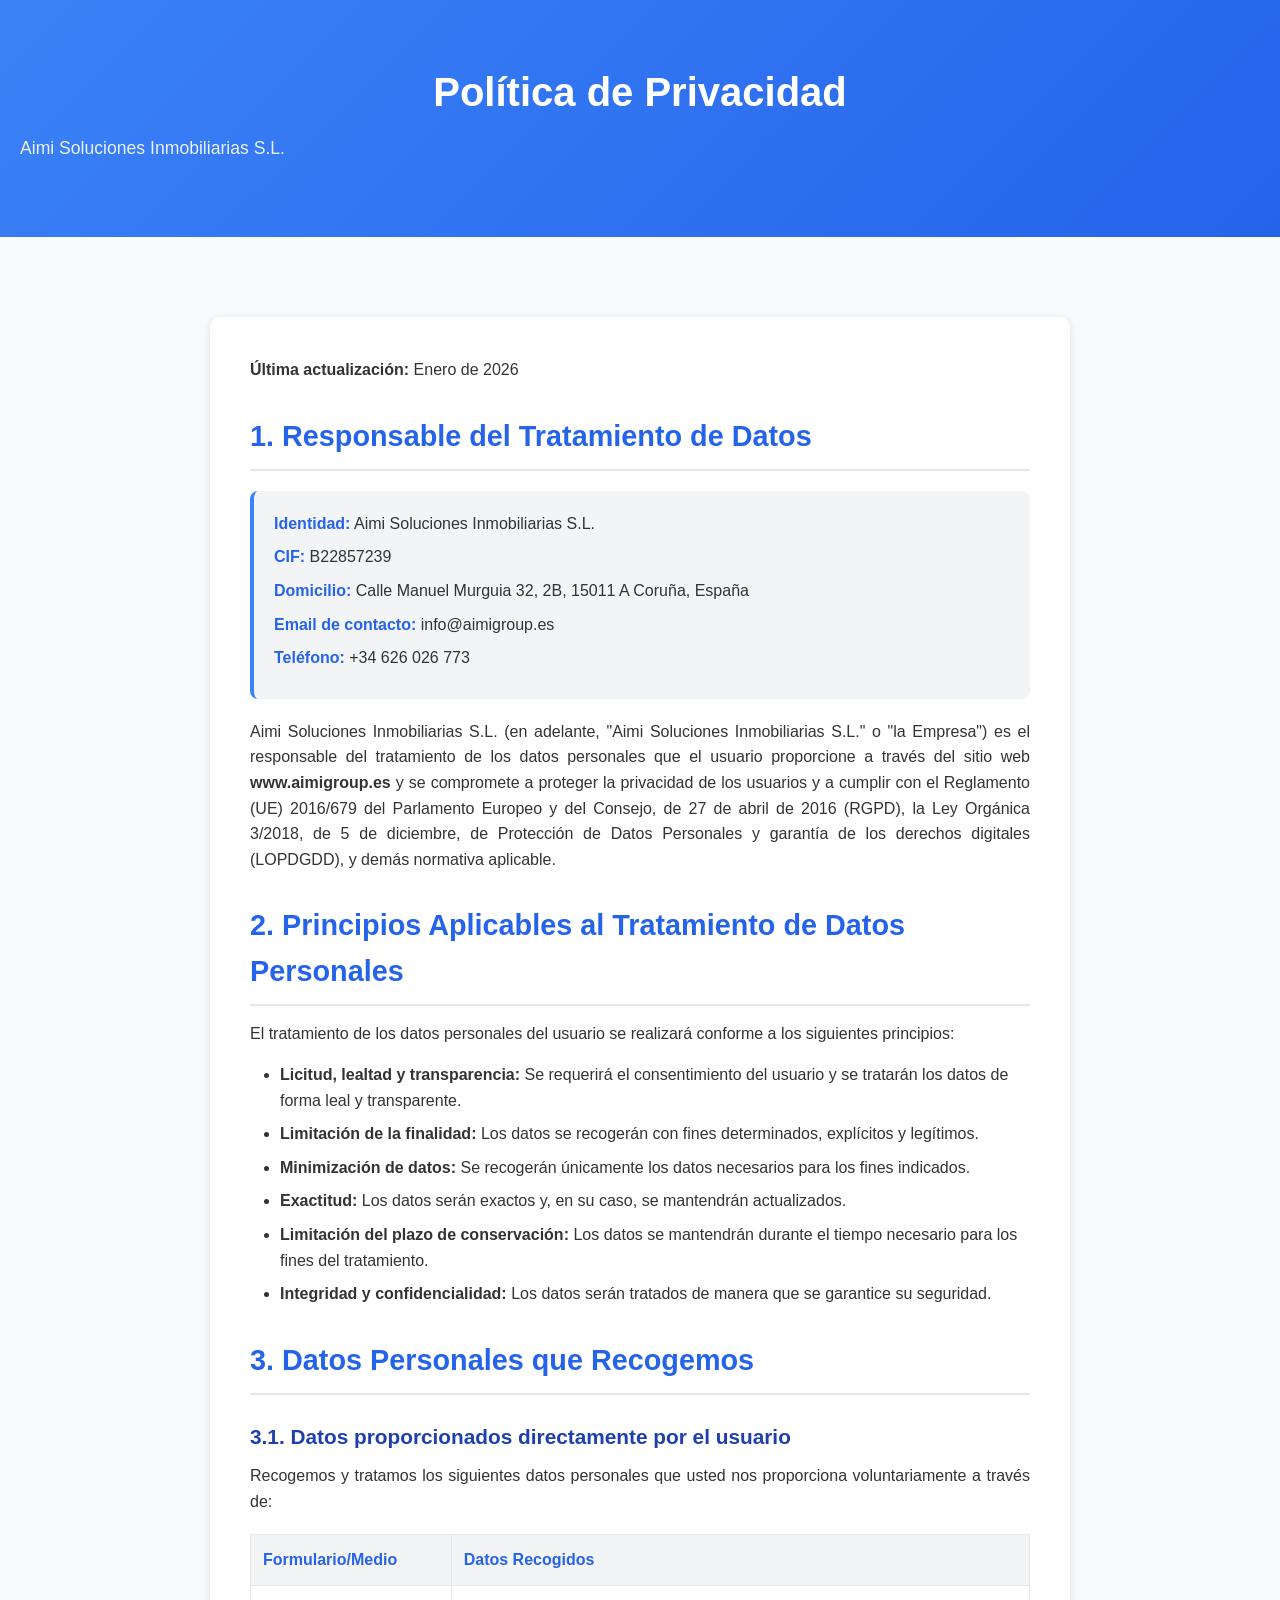
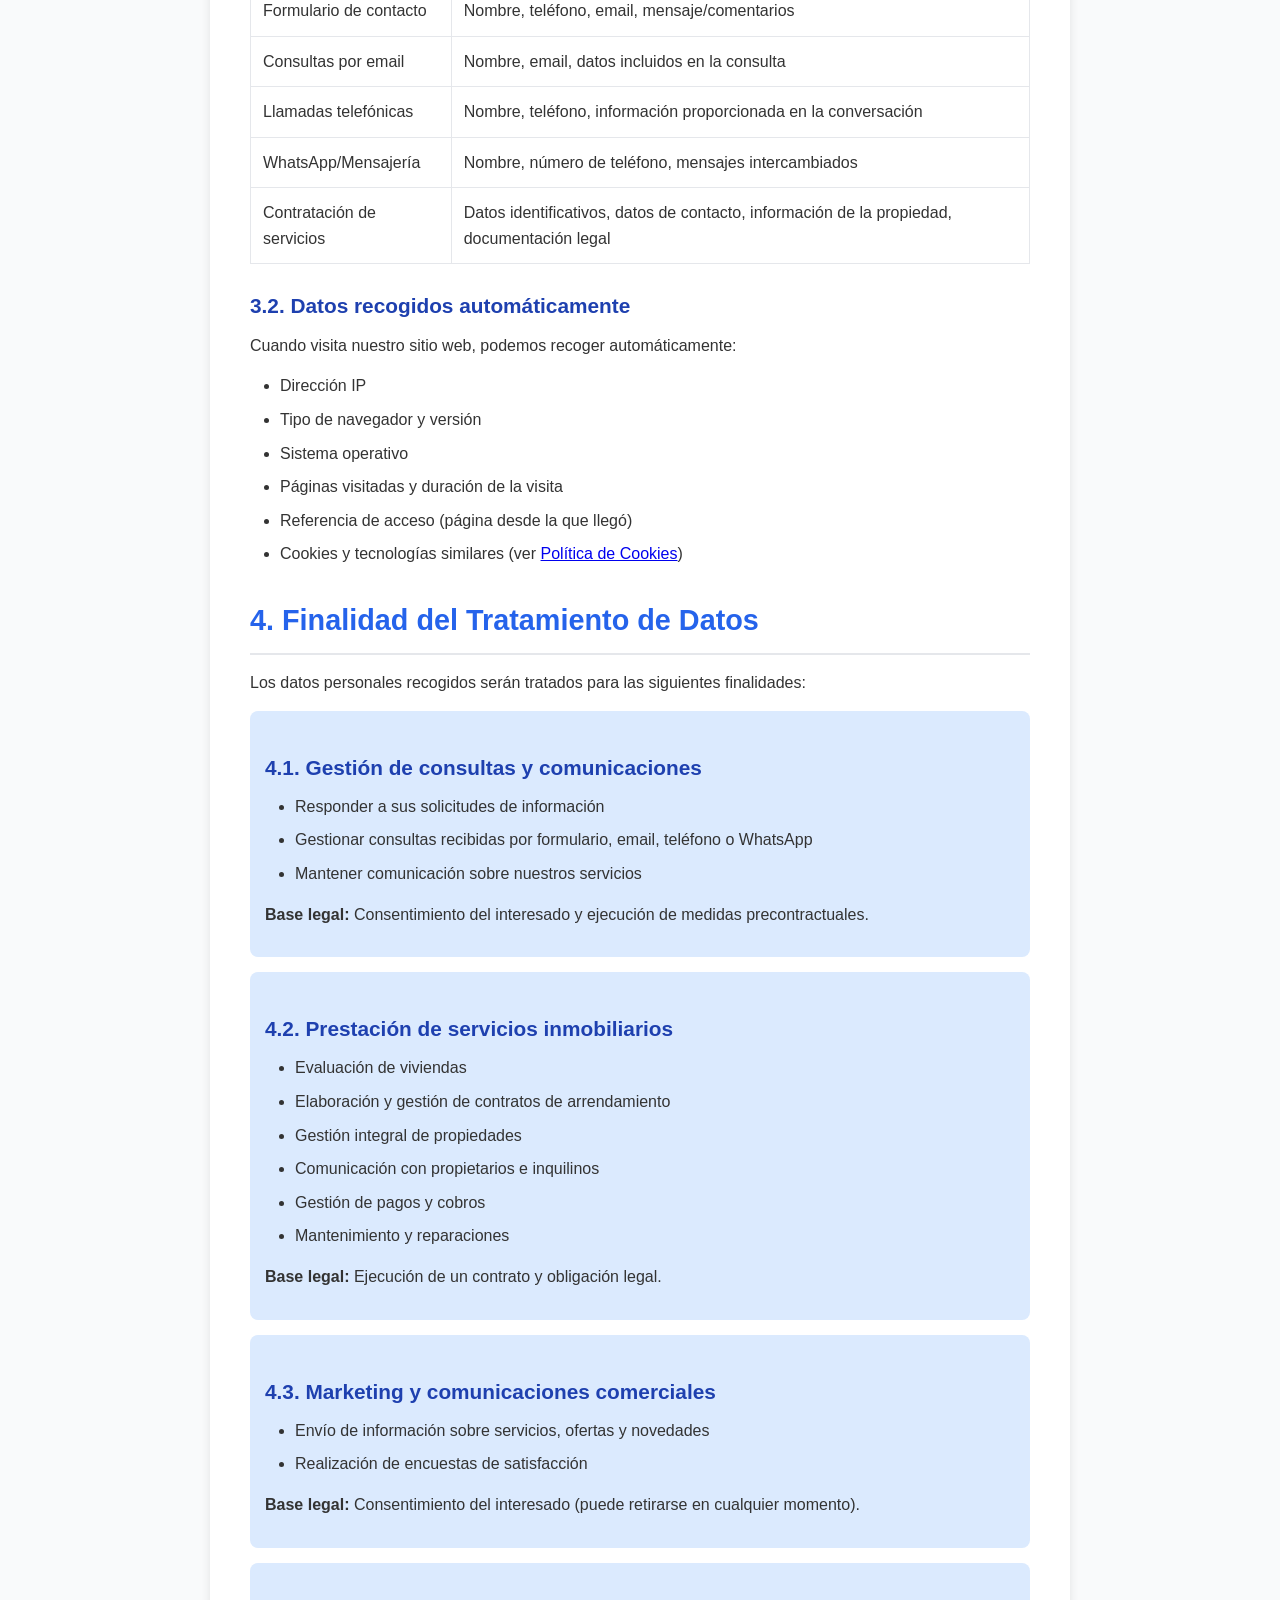
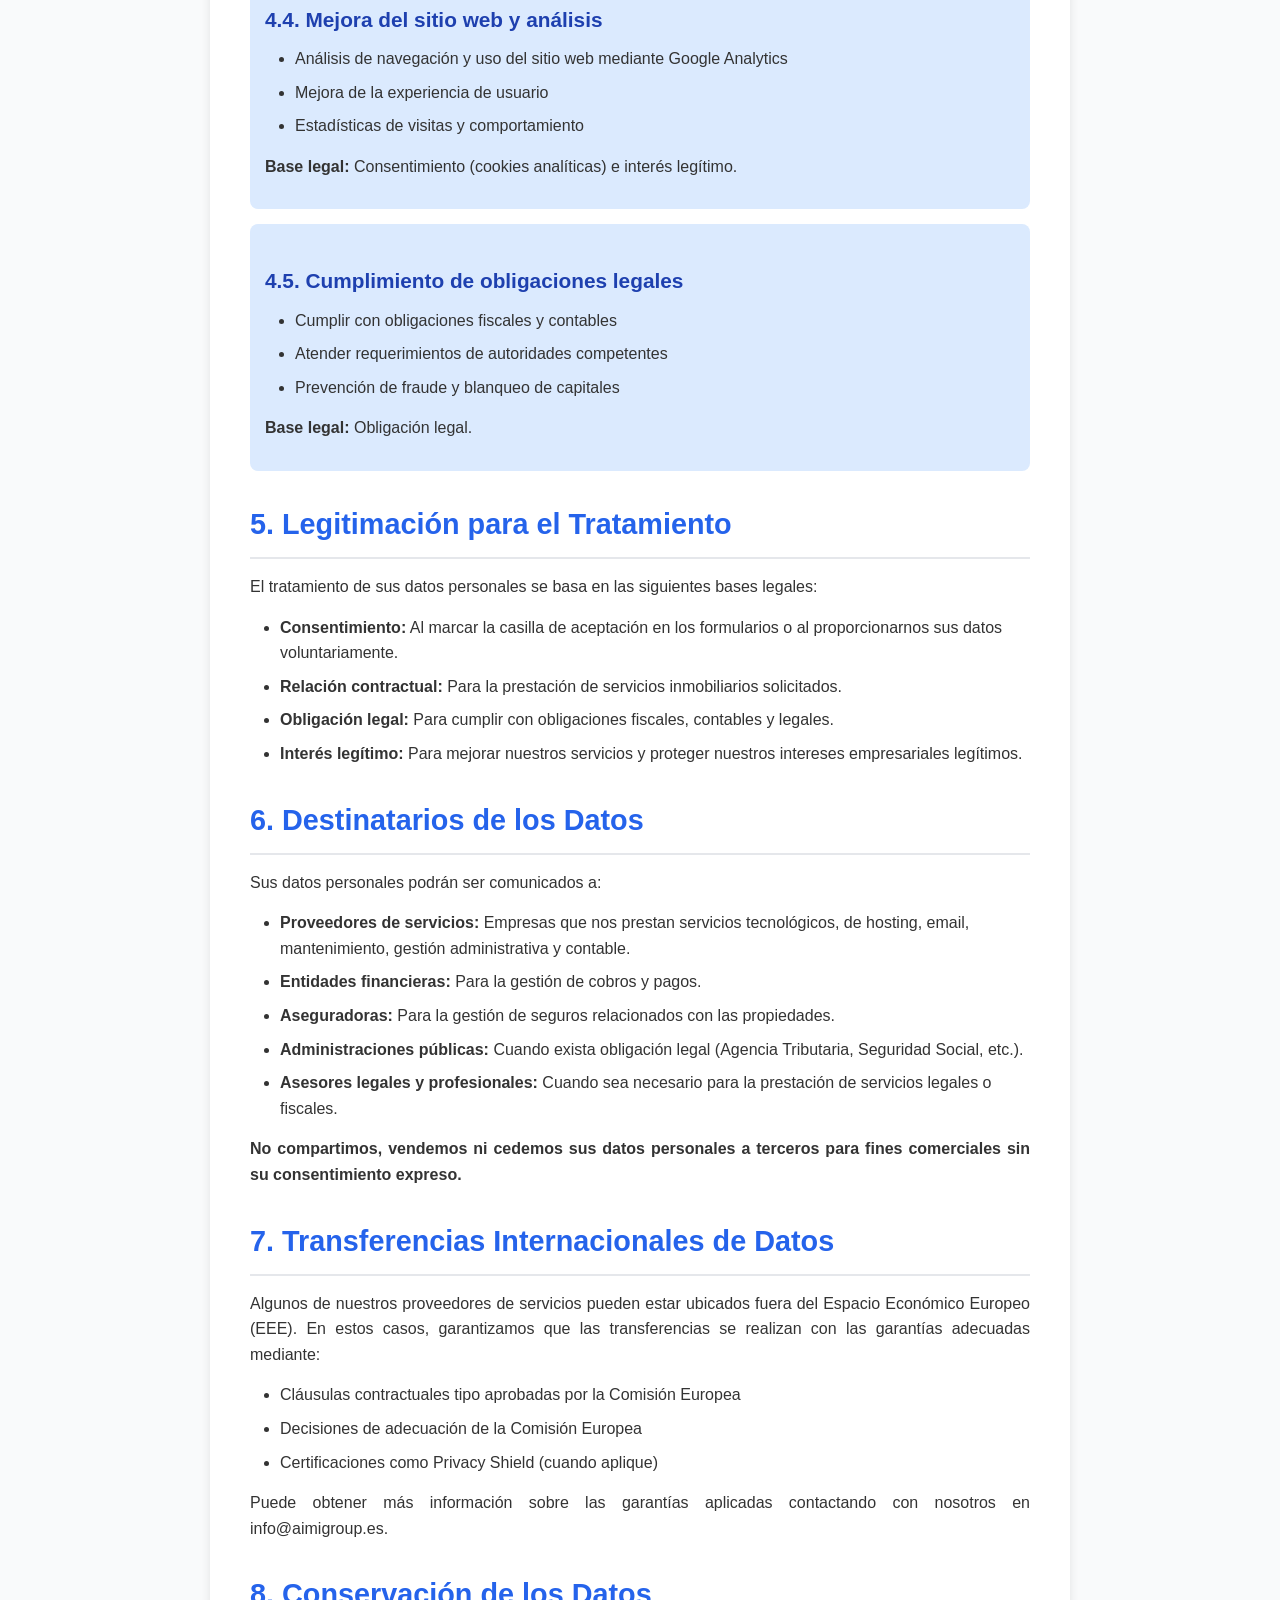
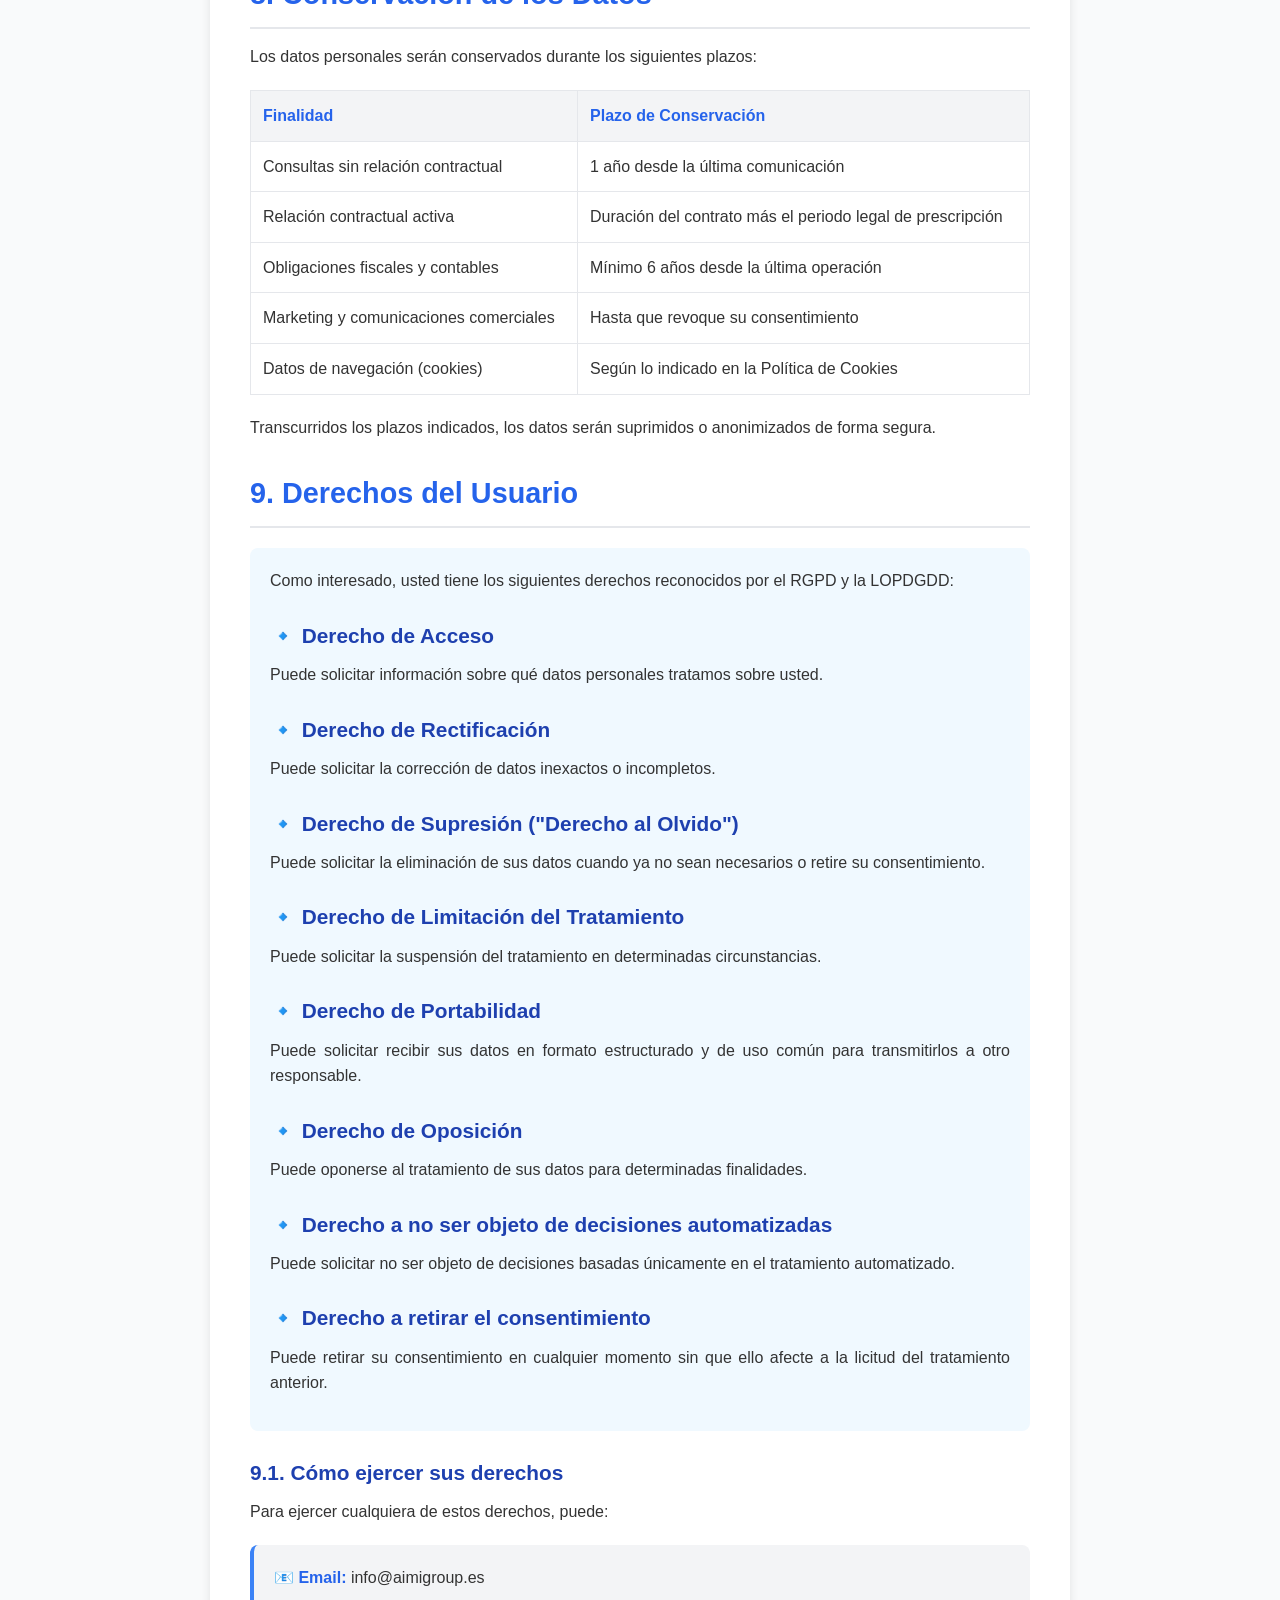
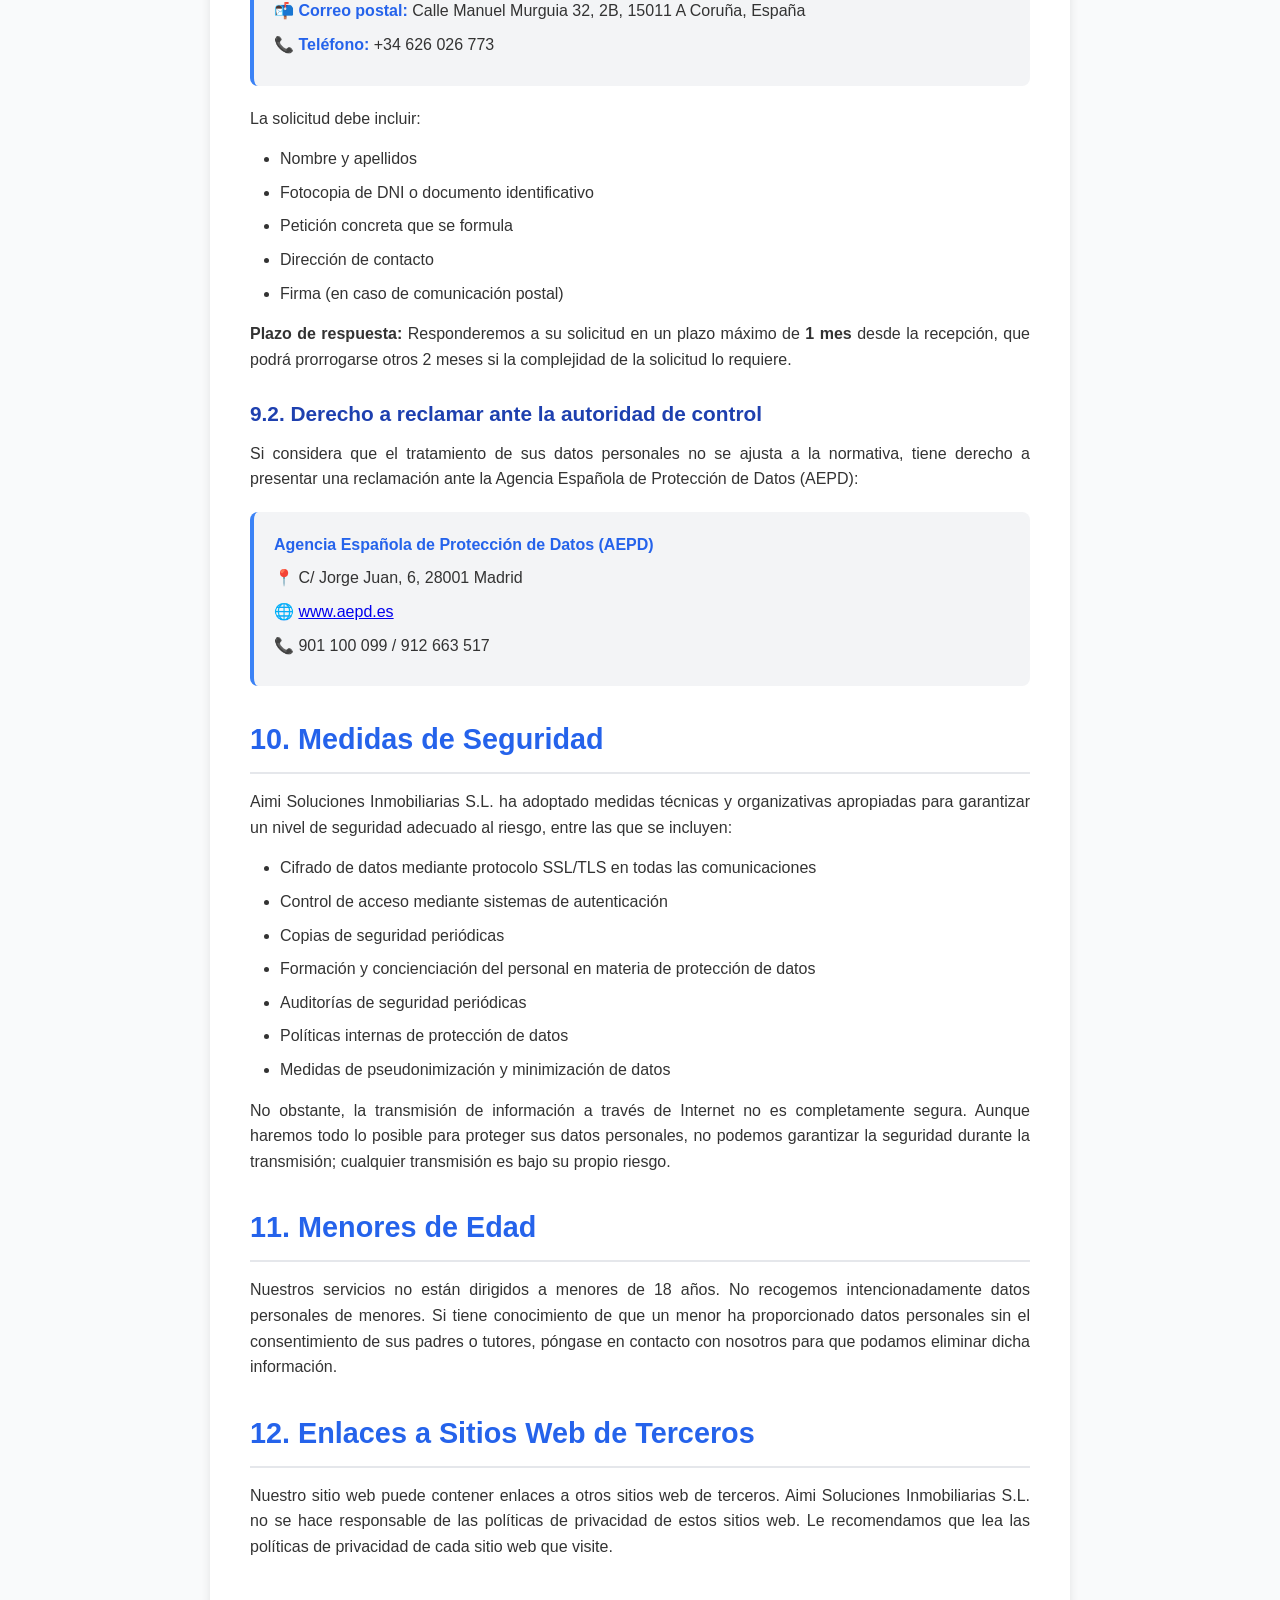
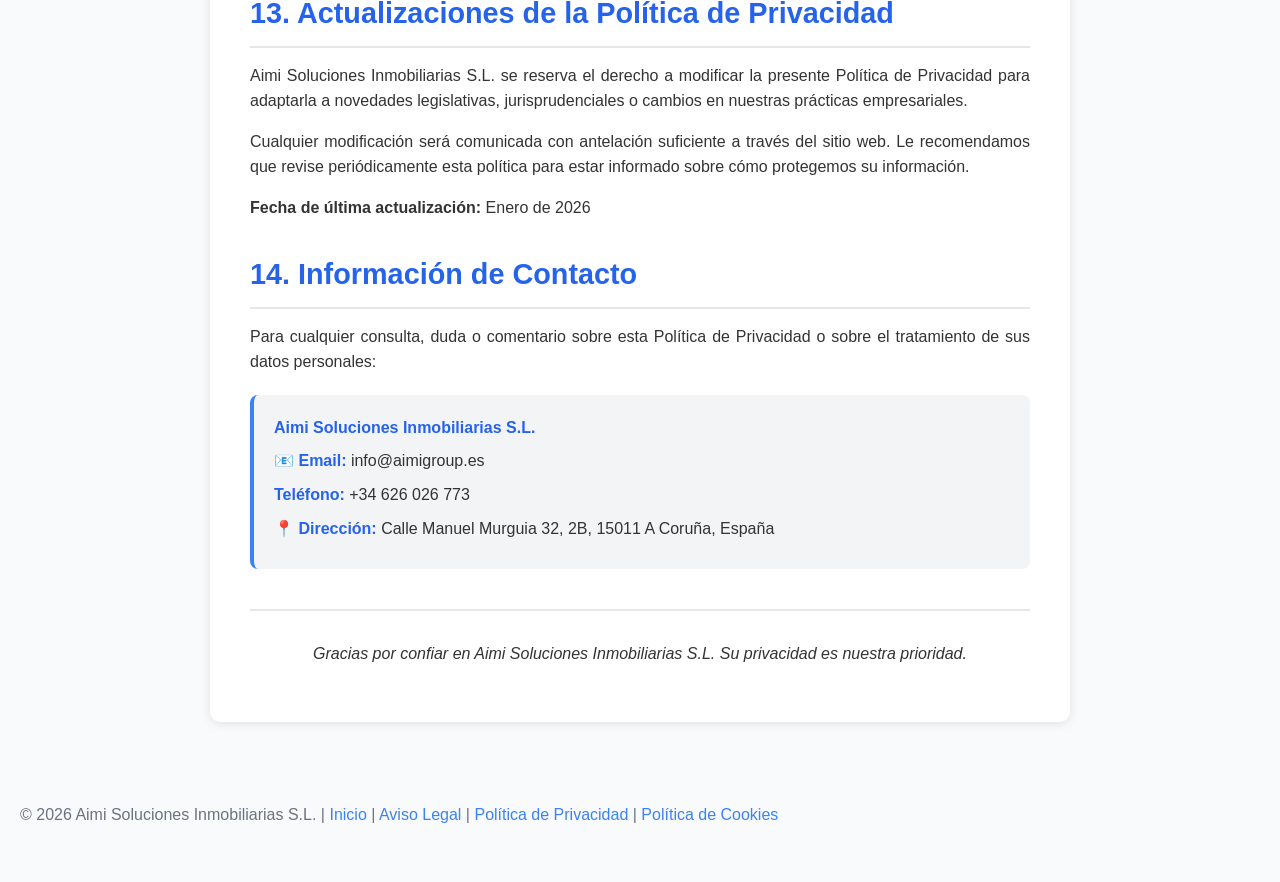
<file: privacidad.html>
<!DOCTYPE html>
<html lang="es">
<head>
    <meta charset="UTF-8">
    <meta name="viewport" content="width=device-width, initial-scale=1.0">
    <title>Política de Privacidad - Aimi Soluciones Inmobiliarias S.L.</title>
    
    <meta name="description" content="Política de Privacidad de Aimi Soluciones Inmobiliarias S.L. - Información sobre el tratamiento de datos personales conforme al RGPD.">
    <meta name="robots" content="noindex, follow">
    <link rel="canonical" href="https://aimigroup.es/propietarios/privacidad.html">
    
    <!-- Favicon -->
    <link rel="icon" type="image/x-icon" href="favicon.ico">
    <link rel="icon" type="image/svg+xml" href="favicon.svg">
    <link rel="icon" type="image/png" sizes="32x32" href="favicon-32x32.png">
    <link rel="icon" type="image/png" sizes="16x16" href="favicon-16x16.png">
    <link rel="apple-touch-icon" sizes="180x180" href="apple-touch-icon.png">
    <link rel="manifest" href="/propietarios/site.webmanifest">
    <meta name="theme-color" content="#3b82f6">
    
    <style>
        * {
            margin: 0;
            padding: 0;
            box-sizing: border-box;
        }

        body {
            font-family: -apple-system, BlinkMacSystemFont, 'Segoe UI', Roboto, Oxygen, Ubuntu, Cantarell, sans-serif;
            line-height: 1.6;
            color: #333;
            background-color: #f9fafb;
        }

        .container {
            max-width: 900px;
            margin: 0 auto;
            padding: 40px 20px;
        }

        header {
            background: linear-gradient(135deg, #3b82f6 0%, #2563eb 100%);
            color: white;
            padding: 60px 20px;
            text-align: center;
            margin-bottom: 40px;
        }

        header h1 {
            font-size: 2.5rem;
            margin-bottom: 10px;
        }

        header p {
            font-size: 1.1rem;
            opacity: 0.9;
        }

        .content {
            background: white;
            padding: 40px;
            border-radius: 10px;
            box-shadow: 0 2px 10px rgba(0,0,0,0.1);
        }

        h2 {
            color: #2563eb;
            font-size: 1.8rem;
            margin-top: 30px;
            margin-bottom: 15px;
            padding-bottom: 10px;
            border-bottom: 2px solid #e5e7eb;
        }

        h2:first-child {
            margin-top: 0;
        }

        h3 {
            color: #1e40af;
            font-size: 1.3rem;
            margin-top: 25px;
            margin-bottom: 10px;
        }

        p {
            margin-bottom: 15px;
            text-align: justify;
        }

        ul {
            margin-left: 30px;
            margin-bottom: 15px;
        }

        li {
            margin-bottom: 8px;
        }

        .info-box {
            background: #f3f4f6;
            padding: 20px;
            border-radius: 8px;
            margin: 20px 0;
            border-left: 4px solid #3b82f6;
        }

        .info-box p {
            margin-bottom: 8px;
        }

        .info-box strong {
            color: #2563eb;
        }

        .highlight {
            background: #dbeafe;
            padding: 15px;
            border-radius: 8px;
            margin: 15px 0;
        }

        table {
            width: 100%;
            border-collapse: collapse;
            margin: 20px 0;
        }

        table th,
        table td {
            border: 1px solid #e5e7eb;
            padding: 12px;
            text-align: left;
        }

        table th {
            background: #f3f4f6;
            color: #2563eb;
            font-weight: 600;
        }

        .rights-list {
            background: #f0f9ff;
            padding: 20px;
            border-radius: 8px;
            margin: 20px 0;
        }

        footer {
            text-align: center;
            padding: 40px 20px;
            color: #6b7280;
        }

        footer a {
            color: #3b82f6;
            text-decoration: none;
        }

        footer a:hover {
            text-decoration: underline;
        }

        @media (max-width: 768px) {
            header h1 {
                font-size: 2rem;
            }

            .content {
                padding: 25px;
            }

            h2 {
                font-size: 1.5rem;
            }

            table {
                font-size: 0.9rem;
            }
        }
    </style>
</head>
<body>
    <header>
        <h1>Política de Privacidad</h1>
        <p>Aimi Soluciones Inmobiliarias S.L.</p>
    </header>

    <div class="container">
        <div class="content">
            <p><strong>Última actualización:</strong> Enero de 2026</p>

            <h2>1. Responsable del Tratamiento de Datos</h2>
            
            <div class="info-box">
                <p><strong>Identidad:</strong> Aimi Soluciones Inmobiliarias S.L.</p>
                <p><strong>CIF:</strong> B22857239</p>
                <p><strong>Domicilio:</strong> Calle Manuel Murguia 32, 2B, 15011 A Coruña, España</p>
                <p><strong>Email de contacto:</strong> info@aimigroup.es</p>
                <p><strong>Teléfono:</strong> +34 626 026 773</p>
            </div>

            <p>Aimi Soluciones Inmobiliarias S.L. (en adelante, "Aimi Soluciones Inmobiliarias S.L." o "la Empresa") es el responsable del tratamiento de los datos personales que el usuario proporcione a través del sitio web <strong>www.aimigroup.es</strong> y se compromete a proteger la privacidad de los usuarios y a cumplir con el Reglamento (UE) 2016/679 del Parlamento Europeo y del Consejo, de 27 de abril de 2016 (RGPD), la Ley Orgánica 3/2018, de 5 de diciembre, de Protección de Datos Personales y garantía de los derechos digitales (LOPDGDD), y demás normativa aplicable.</p>

            <h2>2. Principios Aplicables al Tratamiento de Datos Personales</h2>
            
            <p>El tratamiento de los datos personales del usuario se realizará conforme a los siguientes principios:</p>
            
            <ul>
                <li><strong>Licitud, lealtad y transparencia:</strong> Se requerirá el consentimiento del usuario y se tratarán los datos de forma leal y transparente.</li>
                <li><strong>Limitación de la finalidad:</strong> Los datos se recogerán con fines determinados, explícitos y legítimos.</li>
                <li><strong>Minimización de datos:</strong> Se recogerán únicamente los datos necesarios para los fines indicados.</li>
                <li><strong>Exactitud:</strong> Los datos serán exactos y, en su caso, se mantendrán actualizados.</li>
                <li><strong>Limitación del plazo de conservación:</strong> Los datos se mantendrán durante el tiempo necesario para los fines del tratamiento.</li>
                <li><strong>Integridad y confidencialidad:</strong> Los datos serán tratados de manera que se garantice su seguridad.</li>
            </ul>

            <h2>3. Datos Personales que Recogemos</h2>

            <h3>3.1. Datos proporcionados directamente por el usuario</h3>
            
            <p>Recogemos y tratamos los siguientes datos personales que usted nos proporciona voluntariamente a través de:</p>

            <table>
                <thead>
                    <tr>
                        <th>Formulario/Medio</th>
                        <th>Datos Recogidos</th>
                    </tr>
                </thead>
                <tbody>
                    <tr>
                        <td>Formulario de contacto</td>
                        <td>Nombre, teléfono, email, mensaje/comentarios</td>
                    </tr>
                    <tr>
                        <td>Consultas por email</td>
                        <td>Nombre, email, datos incluidos en la consulta</td>
                    </tr>
                    <tr>
                        <td>Llamadas telefónicas</td>
                        <td>Nombre, teléfono, información proporcionada en la conversación</td>
                    </tr>
                    <tr>
                        <td>WhatsApp/Mensajería</td>
                        <td>Nombre, número de teléfono, mensajes intercambiados</td>
                    </tr>
                    <tr>
                        <td>Contratación de servicios</td>
                        <td>Datos identificativos, datos de contacto, información de la propiedad, documentación legal</td>
                    </tr>
                </tbody>
            </table>

            <h3>3.2. Datos recogidos automáticamente</h3>
            
            <p>Cuando visita nuestro sitio web, podemos recoger automáticamente:</p>
            <ul>
                <li>Dirección IP</li>
                <li>Tipo de navegador y versión</li>
                <li>Sistema operativo</li>
                <li>Páginas visitadas y duración de la visita</li>
                <li>Referencia de acceso (página desde la que llegó)</li>
                <li>Cookies y tecnologías similares (ver <a href="cookies.html">Política de Cookies</a>)</li>
            </ul>

            <h2>4. Finalidad del Tratamiento de Datos</h2>

            <p>Los datos personales recogidos serán tratados para las siguientes finalidades:</p>

            <div class="highlight">
                <h3>4.1. Gestión de consultas y comunicaciones</h3>
                <ul>
                    <li>Responder a sus solicitudes de información</li>
                    <li>Gestionar consultas recibidas por formulario, email, teléfono o WhatsApp</li>
                    <li>Mantener comunicación sobre nuestros servicios</li>
                </ul>
                <p><strong>Base legal:</strong> Consentimiento del interesado y ejecución de medidas precontractuales.</p>
            </div>

            <div class="highlight">
                <h3>4.2. Prestación de servicios inmobiliarios</h3>
                <ul>
                    <li>Evaluación de viviendas</li>
                    <li>Elaboración y gestión de contratos de arrendamiento</li>
                    <li>Gestión integral de propiedades</li>
                    <li>Comunicación con propietarios e inquilinos</li>
                    <li>Gestión de pagos y cobros</li>
                    <li>Mantenimiento y reparaciones</li>
                </ul>
                <p><strong>Base legal:</strong> Ejecución de un contrato y obligación legal.</p>
            </div>

            <div class="highlight">
                <h3>4.3. Marketing y comunicaciones comerciales</h3>
                <ul>
                    <li>Envío de información sobre servicios, ofertas y novedades</li>
                    <li>Realización de encuestas de satisfacción</li>
                </ul>
                <p><strong>Base legal:</strong> Consentimiento del interesado (puede retirarse en cualquier momento).</p>
            </div>

            <div class="highlight">
                <h3>4.4. Mejora del sitio web y análisis</h3>
                <ul>
                    <li>Análisis de navegación y uso del sitio web mediante Google Analytics</li>
                    <li>Mejora de la experiencia de usuario</li>
                    <li>Estadísticas de visitas y comportamiento</li>
                </ul>
                <p><strong>Base legal:</strong> Consentimiento (cookies analíticas) e interés legítimo.</p>
            </div>

            <div class="highlight">
                <h3>4.5. Cumplimiento de obligaciones legales</h3>
                <ul>
                    <li>Cumplir con obligaciones fiscales y contables</li>
                    <li>Atender requerimientos de autoridades competentes</li>
                    <li>Prevención de fraude y blanqueo de capitales</li>
                </ul>
                <p><strong>Base legal:</strong> Obligación legal.</p>
            </div>

            <h2>5. Legitimación para el Tratamiento</h2>

            <p>El tratamiento de sus datos personales se basa en las siguientes bases legales:</p>

            <ul>
                <li><strong>Consentimiento:</strong> Al marcar la casilla de aceptación en los formularios o al proporcionarnos sus datos voluntariamente.</li>
                <li><strong>Relación contractual:</strong> Para la prestación de servicios inmobiliarios solicitados.</li>
                <li><strong>Obligación legal:</strong> Para cumplir con obligaciones fiscales, contables y legales.</li>
                <li><strong>Interés legítimo:</strong> Para mejorar nuestros servicios y proteger nuestros intereses empresariales legítimos.</li>
            </ul>

            <h2>6. Destinatarios de los Datos</h2>

            <p>Sus datos personales podrán ser comunicados a:</p>

            <ul>
                <li><strong>Proveedores de servicios:</strong> Empresas que nos prestan servicios tecnológicos, de hosting, email, mantenimiento, gestión administrativa y contable.</li>
                <li><strong>Entidades financieras:</strong> Para la gestión de cobros y pagos.</li>
                <li><strong>Aseguradoras:</strong> Para la gestión de seguros relacionados con las propiedades.</li>
                <li><strong>Administraciones públicas:</strong> Cuando exista obligación legal (Agencia Tributaria, Seguridad Social, etc.).</li>
                <li><strong>Asesores legales y profesionales:</strong> Cuando sea necesario para la prestación de servicios legales o fiscales.</li>
            </ul>

            <p><strong>No compartimos, vendemos ni cedemos sus datos personales a terceros para fines comerciales sin su consentimiento expreso.</strong></p>

            <h2>7. Transferencias Internacionales de Datos</h2>

            <p>Algunos de nuestros proveedores de servicios pueden estar ubicados fuera del Espacio Económico Europeo (EEE). En estos casos, garantizamos que las transferencias se realizan con las garantías adecuadas mediante:</p>

            <ul>
                <li>Cláusulas contractuales tipo aprobadas por la Comisión Europea</li>
                <li>Decisiones de adecuación de la Comisión Europea</li>
                <li>Certificaciones como Privacy Shield (cuando aplique)</li>
            </ul>

            <p>Puede obtener más información sobre las garantías aplicadas contactando con nosotros en info@aimigroup.es.</p>

            <h2>8. Conservación de los Datos</h2>

            <p>Los datos personales serán conservados durante los siguientes plazos:</p>

            <table>
                <thead>
                    <tr>
                        <th>Finalidad</th>
                        <th>Plazo de Conservación</th>
                    </tr>
                </thead>
                <tbody>
                    <tr>
                        <td>Consultas sin relación contractual</td>
                        <td>1 año desde la última comunicación</td>
                    </tr>
                    <tr>
                        <td>Relación contractual activa</td>
                        <td>Duración del contrato más el periodo legal de prescripción</td>
                    </tr>
                    <tr>
                        <td>Obligaciones fiscales y contables</td>
                        <td>Mínimo 6 años desde la última operación</td>
                    </tr>
                    <tr>
                        <td>Marketing y comunicaciones comerciales</td>
                        <td>Hasta que revoque su consentimiento</td>
                    </tr>
                    <tr>
                        <td>Datos de navegación (cookies)</td>
                        <td>Según lo indicado en la Política de Cookies</td>
                    </tr>
                </tbody>
            </table>

            <p>Transcurridos los plazos indicados, los datos serán suprimidos o anonimizados de forma segura.</p>

            <h2>9. Derechos del Usuario</h2>

            <div class="rights-list">
                <p>Como interesado, usted tiene los siguientes derechos reconocidos por el RGPD y la LOPDGDD:</p>

                <h3>🔹 Derecho de Acceso</h3>
                <p>Puede solicitar información sobre qué datos personales tratamos sobre usted.</p>

                <h3>🔹 Derecho de Rectificación</h3>
                <p>Puede solicitar la corrección de datos inexactos o incompletos.</p>

                <h3>🔹 Derecho de Supresión ("Derecho al Olvido")</h3>
                <p>Puede solicitar la eliminación de sus datos cuando ya no sean necesarios o retire su consentimiento.</p>

                <h3>🔹 Derecho de Limitación del Tratamiento</h3>
                <p>Puede solicitar la suspensión del tratamiento en determinadas circunstancias.</p>

                <h3>🔹 Derecho de Portabilidad</h3>
                <p>Puede solicitar recibir sus datos en formato estructurado y de uso común para transmitirlos a otro responsable.</p>

                <h3>🔹 Derecho de Oposición</h3>
                <p>Puede oponerse al tratamiento de sus datos para determinadas finalidades.</p>

                <h3>🔹 Derecho a no ser objeto de decisiones automatizadas</h3>
                <p>Puede solicitar no ser objeto de decisiones basadas únicamente en el tratamiento automatizado.</p>

                <h3>🔹 Derecho a retirar el consentimiento</h3>
                <p>Puede retirar su consentimiento en cualquier momento sin que ello afecte a la licitud del tratamiento anterior.</p>
            </div>

            <h3>9.1. Cómo ejercer sus derechos</h3>

            <p>Para ejercer cualquiera de estos derechos, puede:</p>

            <div class="info-box">
                <p><strong>📧 Email:</strong> info@aimigroup.es</p>
                <p><strong>📬 Correo postal:</strong> Calle Manuel Murguia 32, 2B, 15011 A Coruña, España</p>
                <p><strong>📞 Teléfono:</strong> +34 626 026 773</p>
            </div>

            <p>La solicitud debe incluir:</p>
            <ul>
                <li>Nombre y apellidos</li>
                <li>Fotocopia de DNI o documento identificativo</li>
                <li>Petición concreta que se formula</li>
                <li>Dirección de contacto</li>
                <li>Firma (en caso de comunicación postal)</li>
            </ul>

            <p><strong>Plazo de respuesta:</strong> Responderemos a su solicitud en un plazo máximo de <strong>1 mes</strong> desde la recepción, que podrá prorrogarse otros 2 meses si la complejidad de la solicitud lo requiere.</p>

            <h3>9.2. Derecho a reclamar ante la autoridad de control</h3>

            <p>Si considera que el tratamiento de sus datos personales no se ajusta a la normativa, tiene derecho a presentar una reclamación ante la Agencia Española de Protección de Datos (AEPD):</p>

            <div class="info-box">
                <p><strong>Agencia Española de Protección de Datos (AEPD)</strong></p>
                <p>📍 C/ Jorge Juan, 6, 28001 Madrid</p>
                <p>🌐 <a href="https://www.aepd.es" target="_blank">www.aepd.es</a></p>
                <p>📞 901 100 099 / 912 663 517</p>
            </div>

            <h2>10. Medidas de Seguridad</h2>

            <p>Aimi Soluciones Inmobiliarias S.L. ha adoptado medidas técnicas y organizativas apropiadas para garantizar un nivel de seguridad adecuado al riesgo, entre las que se incluyen:</p>

            <ul>
                <li>Cifrado de datos mediante protocolo SSL/TLS en todas las comunicaciones</li>
                <li>Control de acceso mediante sistemas de autenticación</li>
                <li>Copias de seguridad periódicas</li>
                <li>Formación y concienciación del personal en materia de protección de datos</li>
                <li>Auditorías de seguridad periódicas</li>
                <li>Políticas internas de protección de datos</li>
                <li>Medidas de pseudonimización y minimización de datos</li>
            </ul>

            <p>No obstante, la transmisión de información a través de Internet no es completamente segura. Aunque haremos todo lo posible para proteger sus datos personales, no podemos garantizar la seguridad durante la transmisión; cualquier transmisión es bajo su propio riesgo.</p>

            <h2>11. Menores de Edad</h2>

            <p>Nuestros servicios no están dirigidos a menores de 18 años. No recogemos intencionadamente datos personales de menores. Si tiene conocimiento de que un menor ha proporcionado datos personales sin el consentimiento de sus padres o tutores, póngase en contacto con nosotros para que podamos eliminar dicha información.</p>

            <h2>12. Enlaces a Sitios Web de Terceros</h2>

            <p>Nuestro sitio web puede contener enlaces a otros sitios web de terceros. Aimi Soluciones Inmobiliarias S.L. no se hace responsable de las políticas de privacidad de estos sitios web. Le recomendamos que lea las políticas de privacidad de cada sitio web que visite.</p>

            <h2>13. Actualizaciones de la Política de Privacidad</h2>

            <p>Aimi Soluciones Inmobiliarias S.L. se reserva el derecho a modificar la presente Política de Privacidad para adaptarla a novedades legislativas, jurisprudenciales o cambios en nuestras prácticas empresariales.</p>

            <p>Cualquier modificación será comunicada con antelación suficiente a través del sitio web. Le recomendamos que revise periódicamente esta política para estar informado sobre cómo protegemos su información.</p>

            <p><strong>Fecha de última actualización:</strong> Enero de 2026</p>

            <h2>14. Información de Contacto</h2>

            <p>Para cualquier consulta, duda o comentario sobre esta Política de Privacidad o sobre el tratamiento de sus datos personales:</p>

            <div class="info-box">
                <p><strong>Aimi Soluciones Inmobiliarias S.L.</strong></p>
                <p>📧 <strong>Email:</strong> info@aimigroup.es</p>
                <p> <strong>Teléfono:</strong> +34 626 026 773</p>
                <p>📍 <strong>Dirección:</strong> Calle Manuel Murguia 32, 2B, 15011 A Coruña, España</p>
            </div>

            <p style="text-align: center; margin-top: 40px; padding-top: 30px; border-top: 2px solid #e5e7eb;">
                <em>Gracias por confiar en Aimi Soluciones Inmobiliarias S.L. Su privacidad es nuestra prioridad.</em>
            </p>
        </div>
    </div>

    <footer>
        <p>&copy; 2026 Aimi Soluciones Inmobiliarias S.L. | <a href="index.html">Inicio</a> | <a href="aviso-legal.html">Aviso Legal</a> | <a href="privacidad.html">Política de Privacidad</a> | <a href="cookies.html">Política de Cookies</a></p>
    </footer>
</body>
</html>
</file>
<file: styles.css>
/* Google Fonts loaded via <link> in HTML — no @import needed */

* {
    margin: 0;
    padding: 0;
    box-sizing: border-box;
}

body {
    font-family: 'Inter', -apple-system, BlinkMacSystemFont, 'Segoe UI', Roboto, sans-serif;
    line-height: 1.7;
    color: #1a1a1a;
    font-weight: 400;
}

.container {
    max-width: 1200px;
    margin: 0 auto;
    padding: 0 20px;
}

/* Header */
header {
    background: #fff;
    box-shadow: 0 2px 10px rgba(0,0,0,0.1);
    position: fixed;
    width: 100%;
    top: 0;
    z-index: 1000;
}

nav {
    display: flex;
    justify-content: space-between;
    align-items: center;
    padding: 1rem 0;
}

.logo {
    font-size: 1.3rem;
    font-weight: 700;
    color: #0f172a;
    letter-spacing: -0.02em;
    white-space: nowrap;
}

.logo i {
    color: #3b82f6;
    margin-right: 0.5rem;
}

.nav-links {
    display: flex;
    list-style: none;
    gap: 1.5rem;
    margin-left: 2rem;
}

.nav-links a {
    text-decoration: none;
    color: #475569;
    font-size: 0.9rem;
    white-space: nowrap;
    font-weight: 500;
    transition: all 0.3s ease;
    position: relative;
}

.nav-links a:hover {
    color: #3b82f6;
}

.nav-links a::after {
    content: '';
    position: absolute;
    width: 0;
    height: 2px;
    bottom: -5px;
    left: 50%;
    background: #3b82f6;
    transition: all 0.3s ease;
    transform: translateX(-50%);
}

.nav-links a:hover::after {
    width: 100%;
}

.cta-button {
    background: linear-gradient(135deg, #3b82f6, #1d4ed8);
    color: white;
    padding: 14px 28px;
    border: none;
    border-radius: 12px;
    text-decoration: none;
    font-weight: 600;
    font-size: 0.95rem;
    letter-spacing: 0.025em;
    transition: all 0.3s cubic-bezier(0.4, 0, 0.2, 1);
    cursor: pointer;
    box-shadow: 0 4px 14px 0 rgba(59, 130, 246, 0.25);
    position: relative;
    z-index: 1;
}

.cta-button:hover {
    transform: translateY(-1px);
    box-shadow: 0 10px 25px -5px rgba(59, 130, 246, 0.4);
    background: linear-gradient(135deg, #1d4ed8, #1e40af);
}

/* Hero Section */
.hero {
    background: linear-gradient(135deg, #0f172a 0%, #1e293b 50%, #334155 100%);
    position: relative;
    color: white;
    padding: 140px 0 100px;
    text-align: center;
    overflow: hidden;
}

.hero::before {
    content: '';
    position: absolute;
    top: 0;
    left: 0;
    right: 0;
    bottom: 0;
    background: url('data:image/svg+xml,<svg xmlns="http://www.w3.org/2000/svg" viewBox="0 0 1000 1000"><defs><radialGradient id="a" cx=".5" cy=".5" r=".5"><stop offset="0%" stop-color="%233b82f6" stop-opacity=".1"/><stop offset="100%" stop-color="%233b82f6" stop-opacity="0"/></radialGradient></defs><circle cx="200" cy="200" r="200" fill="url(%23a)"/><circle cx="800" cy="800" r="150" fill="url(%23a)"/></svg>') no-repeat center;
    background-size: cover;
    opacity: 0.6;
    z-index: 0;
}

.hero h1 {
    font-size: 3.8rem;
    margin-bottom: 1.5rem;
    font-weight: 700;
    letter-spacing: -0.02em;
    line-height: 1.1;
    position: relative;
    z-index: 1;
}

.hero p {
    font-size: 1.4rem;
    margin-bottom: 2.5rem;
    opacity: 0.85;
    max-width: 640px;
    margin-left: auto;
    margin-right: auto;
    font-weight: 300;
    line-height: 1.6;
    position: relative;
    z-index: 1;
}

.hero-stats {
    display: grid;
    grid-template-columns: repeat(auto-fit, minmax(200px, 1fr));
    gap: 2rem;
    margin-top: 3rem;
    position: relative;
    z-index: 1;
}

.stat-item {
    text-align: center;
}

.stat-number {
    font-size: 2.5rem;
    font-weight: bold;
    display: block;
    color: #ffd700;
}

.stat-label {
    font-size: 1rem;
    opacity: 0.9;
}

/* Benefits Section */
.benefits {
    padding: 100px 0;
    background: #ffffff;
}

.section-title {
    text-align: center;
    font-size: 2.75rem;
    margin-bottom: 4rem;
    color: #0f172a;
    font-weight: 700;
    letter-spacing: -0.025em;
    position: relative;
}

.section-title::after {
    content: '';
    position: absolute;
    bottom: -12px;
    left: 50%;
    transform: translateX(-50%);
    width: 60px;
    height: 4px;
    background: linear-gradient(135deg, #3b82f6, #1d4ed8);
    border-radius: 2px;
}

.benefits-grid {
    display: grid;
    grid-template-columns: repeat(auto-fit, minmax(300px, 1fr));
    gap: 2rem;
}

.benefit-card {
    background: white;
    padding: 2.5rem 2rem;
    border-radius: 20px;
    box-shadow: 0 4px 6px -1px rgba(0, 0, 0, 0.1), 0 2px 4px -1px rgba(0, 0, 0, 0.06);
    text-align: center;
    transition: all 0.3s cubic-bezier(0.4, 0, 0.2, 1);
    border: 1px solid rgba(226, 232, 240, 0.8);
    position: relative;
    overflow: hidden;
}

.benefit-card::before {
    content: '';
    position: absolute;
    top: 0;
    left: 0;
    right: 0;
    height: 4px;
    background: linear-gradient(135deg, #3b82f6, #1d4ed8);
    transform: translateY(-4px);
    transition: transform 0.3s ease;
}

.benefit-card:hover {
    transform: translateY(-8px);
    box-shadow: 0 20px 25px -5px rgba(0, 0, 0, 0.1), 0 10px 10px -5px rgba(0, 0, 0, 0.04);
}

.benefit-card:hover::before {
    transform: translateY(0);
}

.benefit-icon {
    font-size: 3.5rem;
    color: #3b82f6;
    margin-bottom: 1.5rem;
    background: linear-gradient(135deg, #dbeafe, #e0f2fe);
    width: 80px;
    height: 80px;
    border-radius: 20px;
    display: flex;
    align-items: center;
    justify-content: center;
    margin: 0 auto 1.5rem;
    transition: all 0.3s ease;
}

.benefit-card:hover .benefit-icon {
    transform: scale(1.1);
    background: linear-gradient(135deg, #bfdbfe, #bae6fd);
}

.benefit-card h3 {
    font-size: 1.4rem;
    margin-bottom: 1rem;
    color: #0f172a;
    font-weight: 600;
    letter-spacing: -0.01em;
}

.benefit-card p {
    color: #64748b;
    line-height: 1.7;
    font-weight: 400;
}

/* How it works */
.how-it-works {
    padding: 80px 0;
    background: #f8fafc;
}

.steps {
    display: grid;
    grid-template-columns: repeat(auto-fit, minmax(250px, 1fr));
    gap: 2rem;
    margin-top: 3rem;
}

.step {
    text-align: center;
    position: relative;
}

.step-number {
    background: linear-gradient(135deg, #2c5aa0, #3498db);
    color: white;
    width: 60px;
    height: 60px;
    border-radius: 50%;
    display: flex;
    align-items: center;
    justify-content: center;
    font-size: 1.5rem;
    font-weight: bold;
    margin: 0 auto 1rem;
}

.step h3 {
    font-size: 1.3rem;
    margin-bottom: 1rem;
    color: #333;
}

.step p {
    color: #666;
}

/* Security Section */
.security {
    padding: 100px 0;
    background: linear-gradient(135deg, #0f172a 0%, #1e293b 100%);
    color: white;
    position: relative;
}

.security::before {
    content: '';
    position: absolute;
    top: 0;
    left: 0;
    right: 0;
    bottom: 0;
    background: radial-gradient(circle at 20% 80%, rgba(59, 130, 246, 0.1) 0%, transparent 50%),
                radial-gradient(circle at 80% 20%, rgba(99, 102, 241, 0.1) 0%, transparent 50%);
}

.security-content {
    display: grid;
    grid-template-columns: 1fr 1fr;
    gap: 3rem;
    align-items: center;
}

.security-text h2 {
    font-size: 2.5rem;
    margin-bottom: 1.5rem;
}

.security-features {
    list-style: none;
}

.security-features li {
    padding: 0.5rem 0;
    display: flex;
    align-items: flex-start;
}

.security-features i {
    color: #ffd700;
    margin-right: 1rem;
    font-size: 1.2rem;
    margin-top: 0.3rem;
}

.security-image {
    text-align: center;
}

.security-image i {
    font-size: 8rem;
    color: rgba(255,255,255,0.2);
}

/* FAQ Section */
.faq {
    padding: 100px 0;
    background: #ffffff;
}

.faq-container {
    max-width: 900px;
    margin: 0 auto;
}

.faq-item {
    background: white;
    border-radius: 16px;
    margin-bottom: 1.5rem;
    box-shadow: 0 4px 6px -1px rgba(0, 0, 0, 0.1), 0 2px 4px -1px rgba(0, 0, 0, 0.06);
    border: 1px solid rgba(226, 232, 240, 0.8);
    overflow: hidden;
    transition: all 0.3s ease;
}

.faq-item:hover {
    box-shadow: 0 10px 25px -3px rgba(0, 0, 0, 0.1), 0 4px 6px -2px rgba(0, 0, 0, 0.05);
}

.faq-item.active {
    transform: translateY(-2px);
}

.faq-question {
    width: 100%;
    padding: 2rem;
    font-size: 1.2rem;
    font-weight: 600;
    color: #0f172a;
    border: none;
    background: transparent;
    display: flex;
    align-items: center;
    justify-content: space-between;
    cursor: pointer;
    transition: all 0.3s ease;
    text-align: left;
}

.faq-question:hover {
    background: rgba(59, 130, 246, 0.02);
}

.faq-question-content {
    display: flex;
    align-items: center;
    flex: 1;
}

.faq-question i {
    color: #3b82f6;
    margin-right: 1rem;
    font-size: 1.3rem;
}

.faq-toggle {
    font-size: 1.5rem;
    color: #3b82f6;
    transition: transform 0.3s ease;
    flex-shrink: 0;
    margin-left: 1rem;
}

.faq-item.active .faq-toggle {
    transform: rotate(180deg);
}

.faq-answer {
    max-height: 0;
    overflow: hidden;
    transition: max-height 0.4s ease, padding 0.4s ease;
    padding: 0 2rem;
    color: #475569;
    font-size: 1.1rem;
    line-height: 1.7;
    font-weight: 500;
}

.faq-item.active .faq-answer {
    max-height: 500px;
    padding: 0 2rem 2rem;
    border-top: 1px solid rgba(226, 232, 240, 0.5);
}

/* Contact Section */
.contact {
    padding: 80px 0;
    background: #ffffff;
}

.contact-form {
    max-width: 700px;
    margin: 0 auto;
    background: white;
    padding: 3.5rem;
    border-radius: 24px;
    box-shadow: 0 25px 50px -12px rgba(0, 0, 0, 0.25);
    border: 1px solid rgba(226, 232, 240, 0.8);
    position: relative;
}

.contact-form::before {
    content: '';
    position: absolute;
    top: 0;
    left: 0;
    right: 0;
    height: 6px;
    background: linear-gradient(135deg, #3b82f6, #1d4ed8);
    border-radius: 24px 24px 0 0;
}

.form-group {
    margin-bottom: 1.5rem;
}

.form-group label {
    display: block;
    margin-bottom: 0.5rem;
    font-weight: 600;
    color: #333;
}

.form-group input,
.form-group textarea,
.form-group select {
    width: 100%;
    padding: 14px 16px;
    border: 2px solid #e2e8f0;
    border-radius: 12px;
    font-size: 1rem;
    font-family: inherit;
    background: #fefefe;
    transition: all 0.3s cubic-bezier(0.4, 0, 0.2, 1);
}

.form-group input:focus,
.form-group textarea:focus,
.form-group select:focus {
    outline: none;
    border-color: #3b82f6;
    background: white;
    box-shadow: 0 0 0 3px rgba(59, 130, 246, 0.1);
    transform: translateY(-1px);
}

.form-row {
    display: grid;
    grid-template-columns: 1fr 1fr;
    gap: 1rem;
}

/* Footer */
footer {
    background: #1a1a1a;
    color: white;
    padding: 2rem 0 1rem;
}

.footer-content {
    text-align: center;
    margin-bottom: 1.5rem;
}

.footer-section h3 {
    margin-bottom: 1rem;
    color: #3b82f6;
    font-size: 1.3rem;
}

.footer-section ul {
    list-style: none;
    display: flex;
    justify-content: center;
    flex-wrap: wrap;
    gap: 2rem;
}

.footer-section ul li {
    display: flex;
    align-items: center;
    color: #ccc;
}

.footer-section ul li i {
    margin-right: 0.5rem;
    color: #3b82f6;
}

.footer-section ul li a {
    color: #ccc;
    text-decoration: none;
    transition: color 0.3s;
}

.footer-section ul li a:hover {
    color: white;
}

.footer-bottom {
    border-top: 1px solid #333;
    padding-top: 1rem;
    text-align: center;
    color: #666;
}

/* Responsive */
@media (min-width: 769px) {
    .hamburger {
        display: none !important;
    }

    .nav-links {
        display: flex !important;
        position: static !important;
        flex-direction: row !important;
        width: auto !important;
        box-shadow: none !important;
        padding: 0 !important;
    }
}

@media (max-width: 768px) {
    .hamburger {
        display: flex !important;
    }

    .nav-links {
        position: fixed;
        left: -100%;
        top: 70px;
        flex-direction: column;
        background-color: #fff;
        width: 100%;
        text-align: center;
        transition: 0.3s;
        box-shadow: 0 10px 27px rgba(0, 0, 0, 0.05);
        padding: 2rem 0;
        gap: 0;
        z-index: 999;
        margin-left: 0;
    }

    .nav-links.active {
        left: 0;
    }

    .nav-links li {
        margin: 1rem 0;
    }

    .nav-links a {
        font-size: 1.2rem;
    }

    .hero h1 {
        font-size: 2.5rem;
    }

    .hero p {
        font-size: 1.1rem;
    }

    .security {
        padding: 60px 0;
    }

    .security-content {
        grid-template-columns: 1fr;
    }

    .security-text {
        text-align: left;
    }

    .form-row {
        grid-template-columns: 1fr;
    }

    .hero-stats {
        grid-template-columns: 1fr;
        gap: 1rem;
    }

    .trust-badges {
        flex-direction: column;
        gap: 1rem;
    }

    .trust-badge {
        font-size: 0.9rem;
    }
}

/* Animations */
@keyframes fadeInUp {
    from {
        opacity: 0;
        transform: translateY(30px);
    }
    to {
        opacity: 1;
        transform: translateY(0);
    }
}

.fade-in-up {
    animation: fadeInUp 0.6s ease-out;
}

/* Trust badges */
.trust-badges {
    display: flex;
    justify-content: center;
    align-items: center;
    gap: 2rem;
    margin-top: 2rem;
    opacity: 0.8;
    position: relative;
    z-index: 1;
}

.trust-badge {
    display: flex;
    align-items: center;
    gap: 0.5rem;
    color: white;
}

.trust-badge i {
    color: #ffd700;
}

/* Hamburger Menu */
.hamburger {
    display: none;
    flex-direction: column;
    cursor: pointer;
    padding: 0.5rem;
    z-index: 1001;
}

.hamburger span {
    width: 25px;
    height: 3px;
    background-color: #0f172a;
    margin: 3px 0;
    transition: 0.3s;
    border-radius: 3px;
}

.hamburger.active span:nth-child(1) {
    transform: rotate(-45deg) translate(-5px, 6px);
}

.hamburger.active span:nth-child(2) {
    opacity: 0;
}

.hamburger.active span:nth-child(3) {
    transform: rotate(45deg) translate(-5px, -6px);
}

/* Success Modal */
.modal-overlay {
    display: none;
    position: fixed;
    top: 0;
    left: 0;
    width: 100%;
    height: 100%;
    background: rgba(0, 0, 0, 0.6);
    backdrop-filter: blur(4px);
    z-index: 10000;
    animation: fadeIn 0.3s ease;
}

.modal-overlay.active {
    display: flex;
    justify-content: center;
    align-items: center;
}

.modal-content {
    background: white;
    border-radius: 24px;
    padding: 3rem;
    max-width: 500px;
    width: 90%;
    text-align: center;
    box-shadow: 0 25px 50px -12px rgba(0, 0, 0, 0.4);
    animation: slideUp 0.4s ease;
    position: relative;
}

.modal-icon {
    width: 80px;
    height: 80px;
    background: linear-gradient(135deg, #22c55e, #16a34a);
    border-radius: 50%;
    display: flex;
    align-items: center;
    justify-content: center;
    margin: 0 auto 1.5rem;
    animation: scaleIn 0.5s ease 0.2s backwards;
}

.modal-icon i {
    font-size: 2.5rem;
    color: white;
}

.modal-title {
    font-size: 1.8rem;
    font-weight: 700;
    color: #0f172a;
    margin-bottom: 1rem;
}

.modal-message {
    font-size: 1.1rem;
    color: #64748b;
    line-height: 1.6;
    margin-bottom: 2rem;
}

.modal-button {
    background: linear-gradient(135deg, #3b82f6, #1d4ed8);
    color: white;
    padding: 14px 32px;
    border: none;
    border-radius: 12px;
    font-weight: 600;
    font-size: 1rem;
    cursor: pointer;
    transition: all 0.3s ease;
    box-shadow: 0 4px 14px 0 rgba(59, 130, 246, 0.25);
}

.modal-button:hover {
    transform: translateY(-2px);
    box-shadow: 0 10px 25px -5px rgba(59, 130, 246, 0.4);
}

@keyframes fadeIn {
    from { opacity: 0; }
    to { opacity: 1; }
}

@keyframes slideUp {
    from {
        opacity: 0;
        transform: translateY(30px);
    }
    to {
        opacity: 1;
        transform: translateY(0);
    }
}

@keyframes scaleIn {
    from {
        transform: scale(0);
    }
    to {
        transform: scale(1);
    }
}

/* Cookie Banner */
.cookie-banner {
    position: fixed;
    bottom: 0;
    left: 0;
    right: 0;
    background: linear-gradient(135deg, #1e293b 0%, #0f172a 100%);
    color: white;
    padding: 1.5rem 2rem;
    box-shadow: 0 -4px 20px rgba(0, 0, 0, 0.3);
    z-index: 10000;
    display: none;
    animation: slideUpCookie 0.5s ease;
    border-top: 3px solid #3b82f6;
}

.cookie-banner.show {
    display: block;
}

.cookie-content {
    max-width: 1200px;
    margin: 0 auto;
    display: flex;
    align-items: center;
    justify-content: space-between;
    gap: 2rem;
    flex-wrap: wrap;
}

.cookie-text {
    flex: 1;
    min-width: 250px;
}

.cookie-text p {
    margin: 0;
    line-height: 1.6;
    font-size: 0.95rem;
}

.cookie-text a {
    color: #60a5fa;
    text-decoration: underline;
    transition: color 0.3s;
}

.cookie-text a:hover {
    color: #93c5fd;
}

.cookie-buttons {
    display: flex;
    gap: 1rem;
    flex-wrap: wrap;
}

.cookie-btn {
    padding: 12px 24px;
    border: none;
    border-radius: 8px;
    font-weight: 600;
    font-size: 0.95rem;
    cursor: pointer;
    transition: all 0.3s ease;
    white-space: nowrap;
}

.cookie-btn-accept {
    background: linear-gradient(135deg, #3b82f6, #1d4ed8);
    color: white;
    box-shadow: 0 4px 12px rgba(59, 130, 246, 0.3);
}

.cookie-btn-accept:hover {
    transform: translateY(-2px);
    box-shadow: 0 6px 16px rgba(59, 130, 246, 0.4);
}

.cookie-btn-reject {
    background: transparent;
    color: white;
    border: 2px solid rgba(255, 255, 255, 0.3);
}

.cookie-btn-reject:hover {
    background: rgba(255, 255, 255, 0.1);
    border-color: rgba(255, 255, 255, 0.5);
}

@keyframes slideUpCookie {
    from {
        transform: translateY(100%);
        opacity: 0;
    }
    to {
        transform: translateY(0);
        opacity: 1;
    }
}

/* Privacy Checkbox */
.privacy-checkbox {
    display: flex;
    align-items: flex-start;
    gap: 0.75rem;
    margin-top: 1rem;
}

.privacy-checkbox input[type="checkbox"] {
    width: auto;
    margin-top: 0.25rem;
    cursor: pointer;
    width: 18px;
    height: 18px;
    flex-shrink: 0;
}

.privacy-checkbox label {
    font-size: 0.9rem;
    color: #475569;
    line-height: 1.5;
    cursor: pointer;
    font-weight: 400;
}

.privacy-checkbox a {
    color: #3b82f6;
    text-decoration: none;
    font-weight: 500;
}

.privacy-checkbox a:hover {
    text-decoration: underline;
}

/* SEO Content Section */
.seo-content {
    padding: 80px 0;
    background: #f8fafc;
}

.seo-content-inner {
    max-width: 900px;
    margin: 0 auto;
}

.seo-article {
    margin-bottom: 2.5rem;
}

.seo-article-title {
    font-size: 1.5rem;
    color: #0f172a;
    margin-bottom: 1rem;
    font-weight: 600;
}

.seo-article-text {
    color: #475569;
    line-height: 1.8;
    margin-bottom: 1rem;
}

.seo-article-list {
    color: #475569;
    line-height: 2;
    padding-left: 1.5rem;
    margin-bottom: 1rem;
}

/* Footer Legal Links */
.footer-legal {
    margin-top: 1.5rem;
    padding-top: 1rem;
    border-top: 1px solid #333;
}

.footer-legal ul {
    list-style: none;
    display: flex;
    justify-content: center;
    flex-wrap: wrap;
    gap: 2rem;
    margin-bottom: 1rem;
}

.footer-legal ul li a {
    color: #999;
    text-decoration: none;
    font-size: 0.9rem;
    transition: color 0.3s;
}

.footer-legal ul li a:hover {
    color: #3b82f6;
}

@media (max-width: 768px) {
    .cookie-content {
        flex-direction: column;
        align-items: stretch;
        gap: 1.5rem;
    }

    .cookie-buttons {
        flex-direction: column;
    }

    .cookie-btn {
        width: 100%;
    }

    .footer-legal ul {
        flex-direction: column;
        gap: 0.75rem;
        text-align: center;
    }
}

/* WhatsApp Floating Button */
.whatsapp-float {
    position: fixed;
    bottom: 20px;
    right: 20px;
    width: 60px;
    height: 60px;
    background: #25D366;
    color: white;
    border-radius: 50%;
    display: flex;
    align-items: center;
    justify-content: center;
    font-size: 32px;
    box-shadow: 0 4px 12px rgba(37, 211, 102, 0.4);
    z-index: 9999;
    transition: all 0.3s cubic-bezier(0.4, 0, 0.2, 1);
    text-decoration: none;
    animation: pulse 2s infinite;
}

.whatsapp-float:hover {
    transform: scale(1.1);
    box-shadow: 0 6px 20px rgba(37, 211, 102, 0.6);
    background: #128C7E;
}

.whatsapp-float i {
    color: white;
}

@keyframes pulse {
    0%, 100% {
        box-shadow: 0 4px 12px rgba(37, 211, 102, 0.4);
    }
    50% {
        box-shadow: 0 4px 20px rgba(37, 211, 102, 0.7);
    }
}

@media (max-width: 768px) {
    .whatsapp-float {
        bottom: 15px;
        right: 15px;
        width: 55px;
        height: 55px;
        font-size: 28px;
    }
}
</file>
